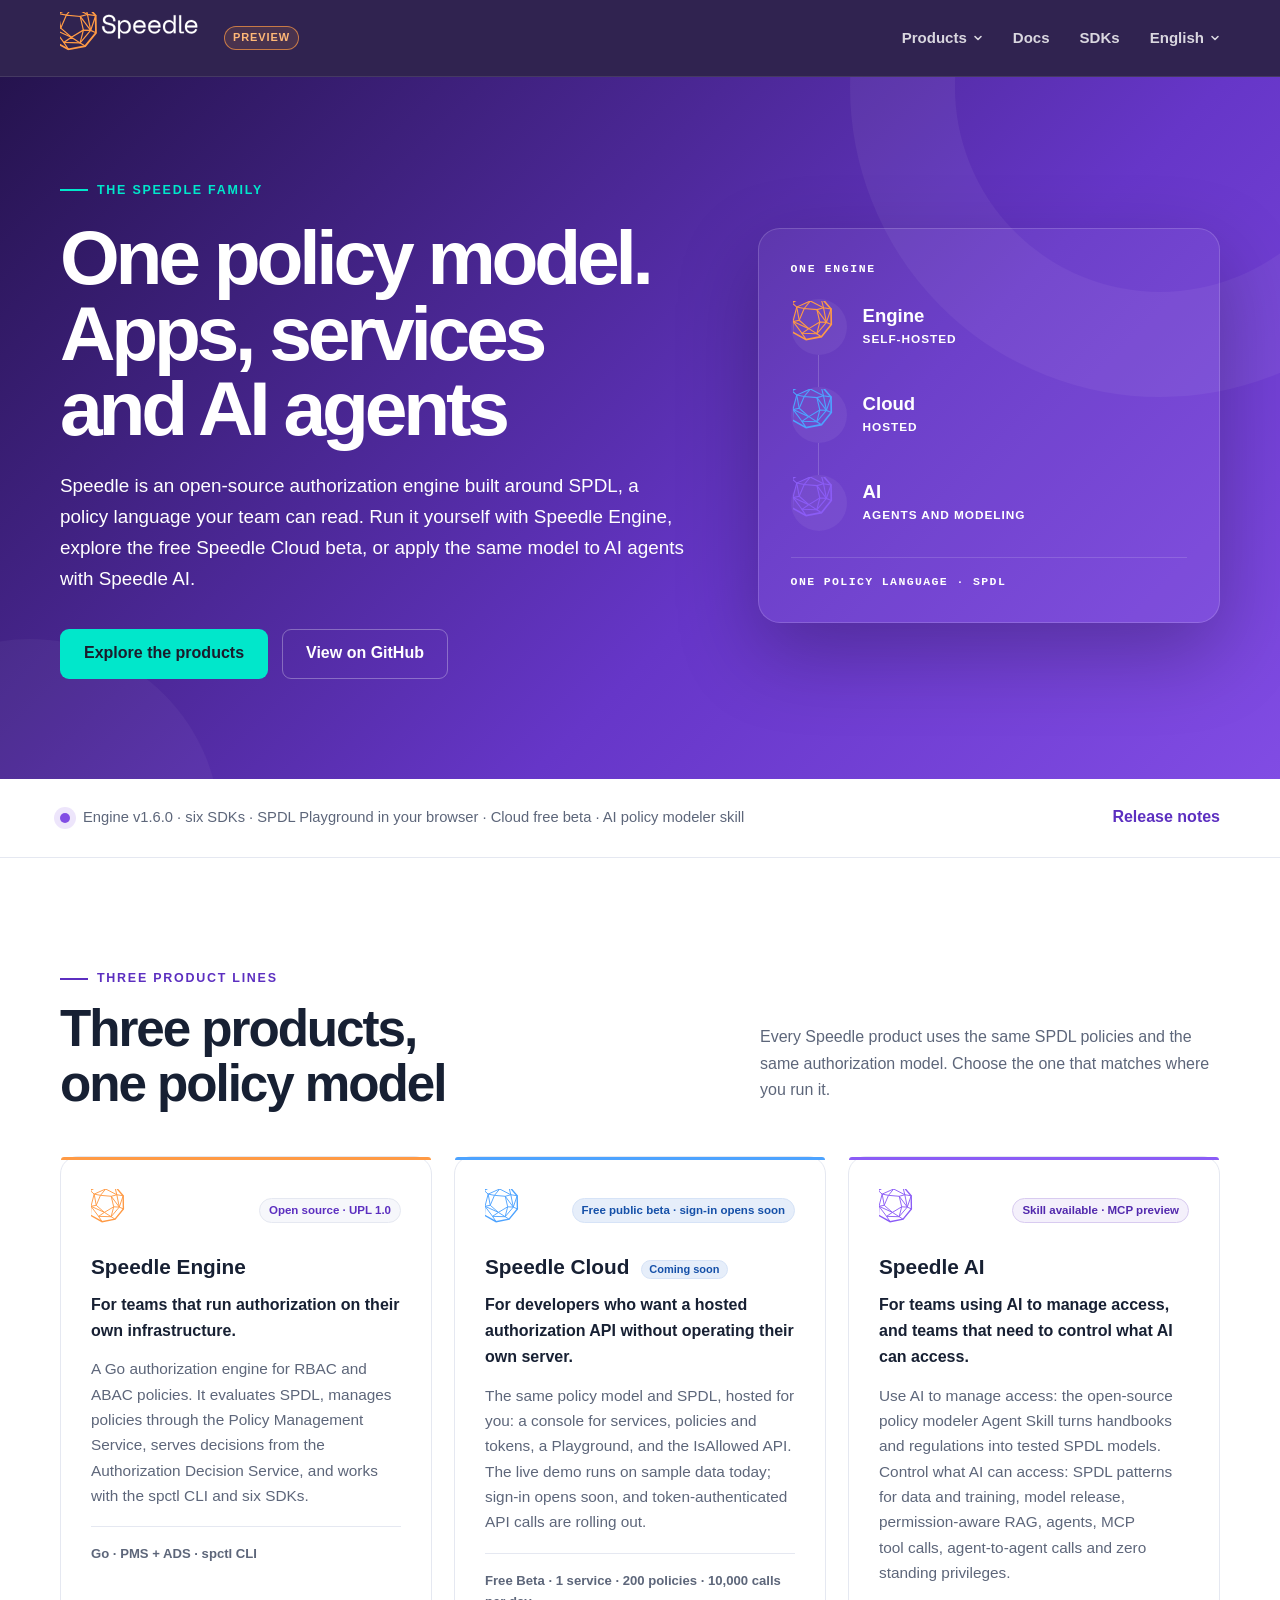
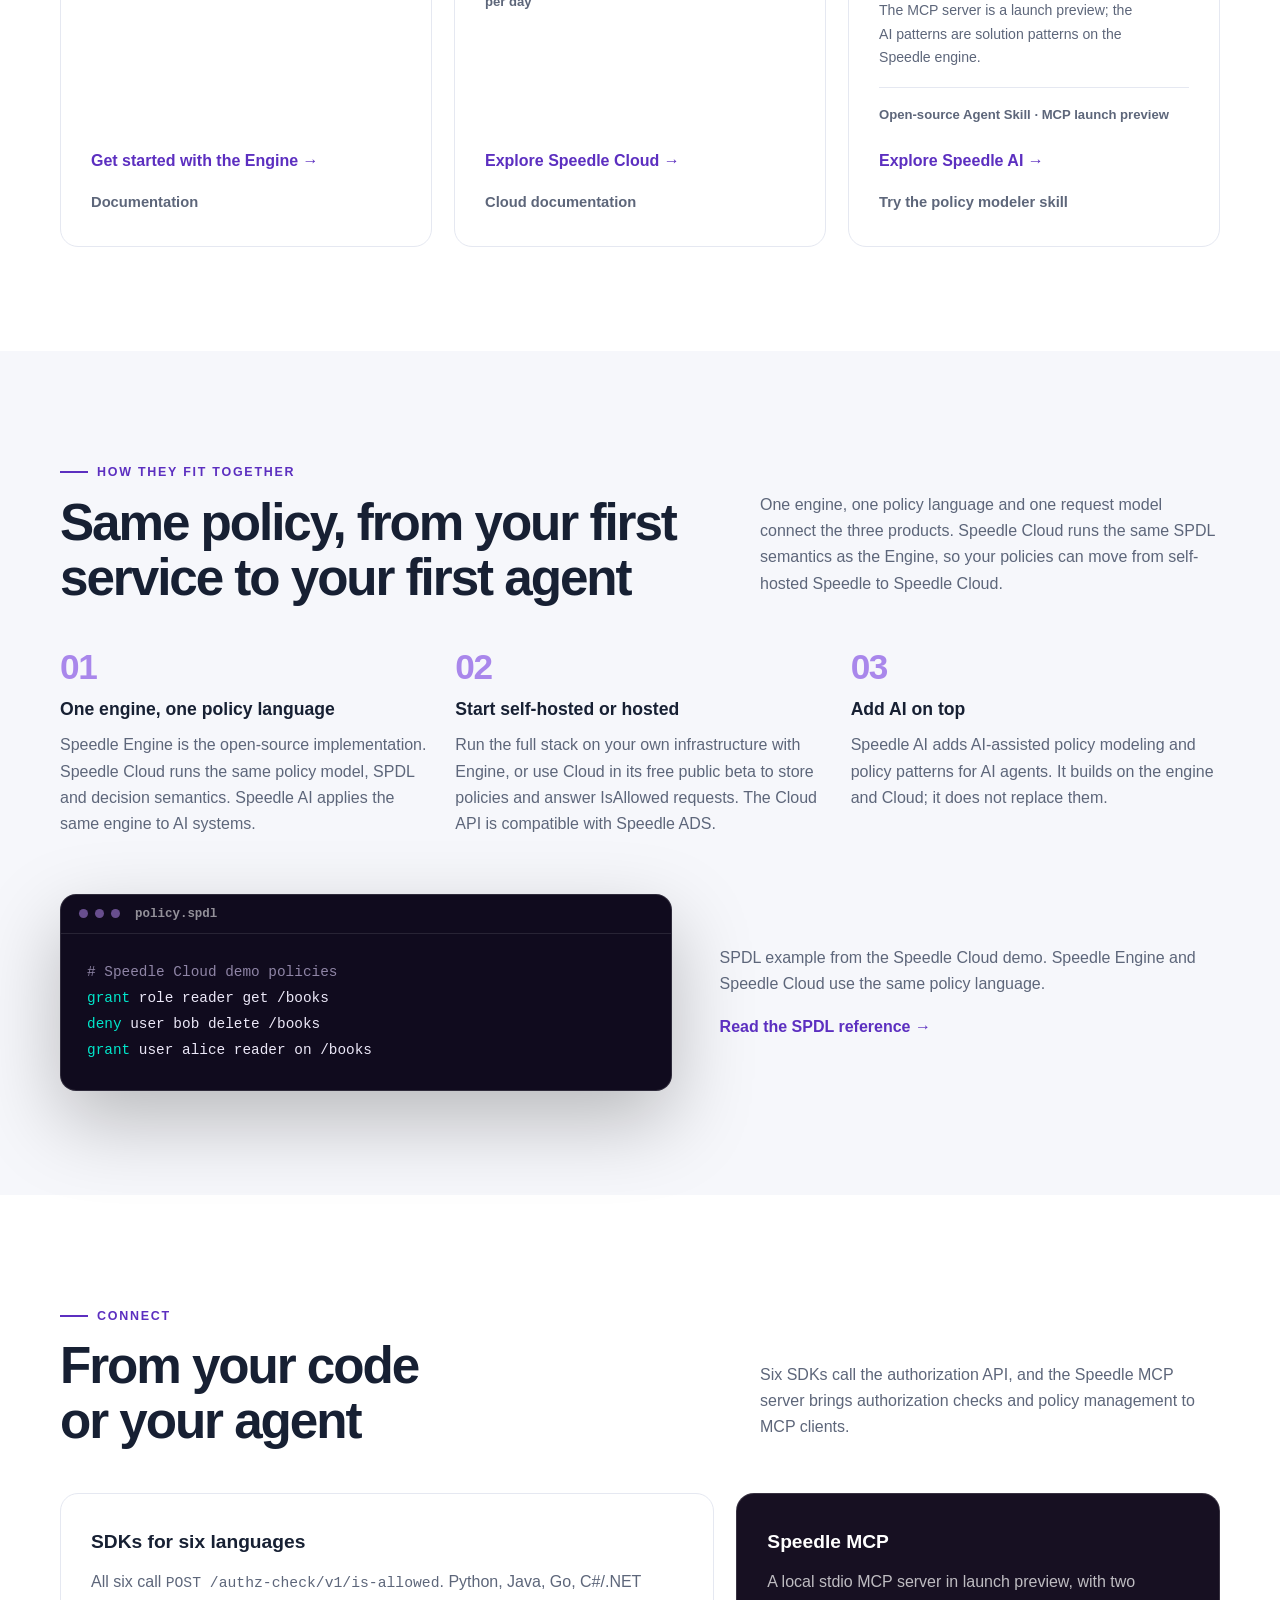
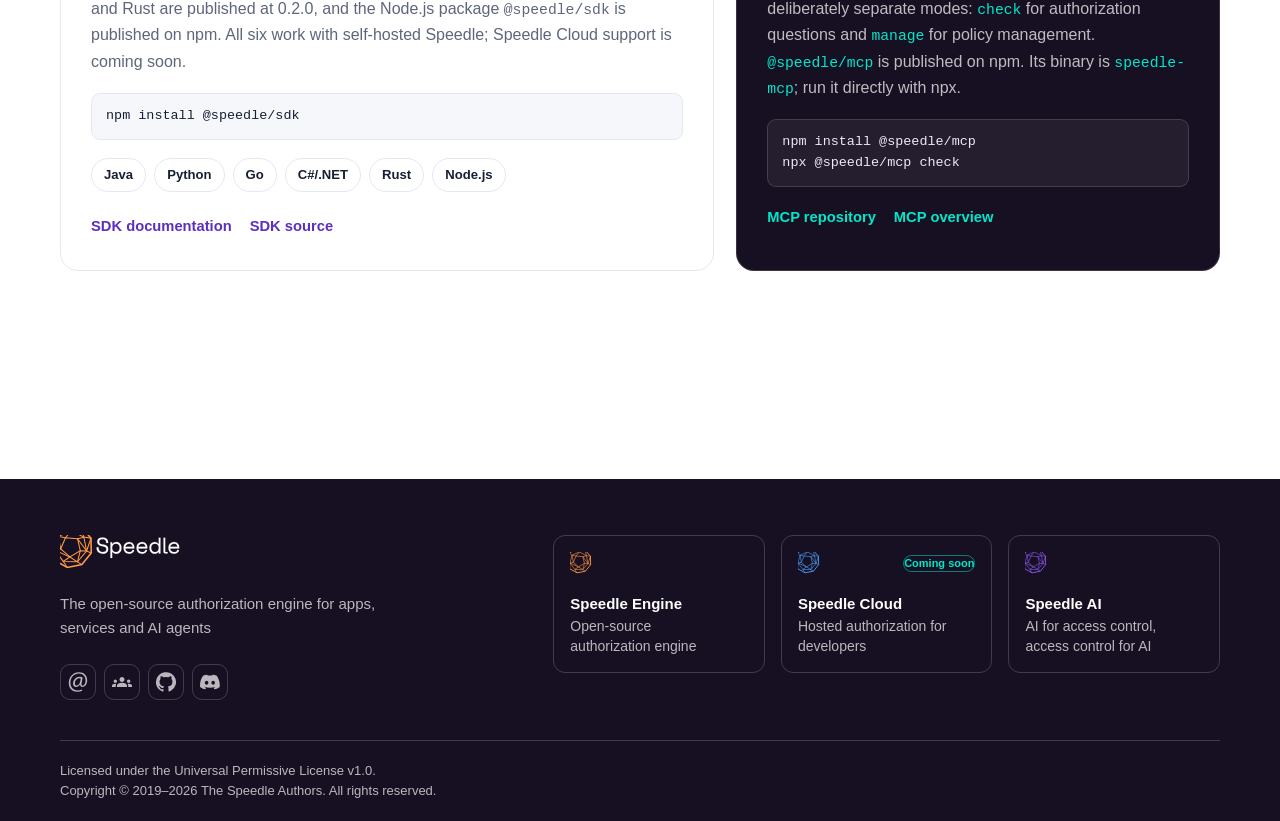
<file: index.html>
<!doctype html>
<html lang="en">
<head>
<meta charset="utf-8">
<meta name="viewport" content="width=device-width, initial-scale=1">
<title>Speedle — The open-source authorization engine for apps, services and AI agents</title>
<meta name="description" content="Speedle is the open-source authorization engine behind Speedle Engine, Speedle Cloud and Speedle AI. One SPDL policy model for apps, services and AI agents.">
<meta name="robots" content="noindex, nofollow">
<meta name="color-scheme" content="light">
<meta name="theme-color" content="#1f1142">
<meta property="og:type" content="website">
<meta property="og:site_name" content="Speedle">
<meta property="og:title" content="Speedle — The open-source authorization engine for apps, services and AI agents">
<meta property="og:description" content="Speedle is the open-source authorization engine behind Speedle Engine, Speedle Cloud and Speedle AI. One SPDL policy model for apps, services and AI agents.">
<meta name="twitter:card" content="summary">
<meta name="twitter:title" content="Speedle — The open-source authorization engine for apps, services and AI agents">
<meta name="twitter:description" content="One SPDL policy model for apps, services and AI agents.">
<link rel="icon" href="/favicon.svg" type="image/svg+xml">
<link rel="icon" href="/favicon.ico" sizes="any">
<link rel="apple-touch-icon" href="/apple-touch-icon.png">
<link rel="stylesheet" href="/assets/styles.css">
<script>document.documentElement.classList.add('navigation-js');addEventListener('DOMContentLoaded',function(){if(!document.querySelector('header.site-header.navigation-ready'))document.documentElement.classList.remove('navigation-js')});</script>
<script src="/assets/site.js" defer></script>
<!-- TODO(launch): enable canonical, hreflang, og:url and structured data when this site moves to https://speedle.io/. Preview keeps them commented out so it does not claim the apex.
<link rel="canonical" href="https://speedle.io/">
<link rel="alternate" hreflang="en" href="https://speedle.io/">
<link rel="alternate" hreflang="zh-CN" href="https://speedle.io/zh/">
<link rel="alternate" hreflang="ja" href="https://speedle.io/ja/">
<link rel="alternate" hreflang="ko" href="https://speedle.io/ko/">
<link rel="alternate" hreflang="es" href="https://speedle.io/es/">
<link rel="alternate" hreflang="x-default" href="https://speedle.io/">
<meta property="og:url" content="https://speedle.io/">
<script type="application/ld+json">
{
  "@context": "https://schema.org",
  "@graph": [
    {
      "@type": "Organization",
      "@id": "https://speedle.io/#organization",
      "name": "Speedle",
      "url": "https://speedle.io/",
      "sameAs": [
        "https://github.com/teramoby/speedle-plus",
        "https://engine.speedle.io/",
        "https://cloud.speedle.io/",
        "https://ai.speedle.io/"
      ]
    },
    {
      "@type": "WebSite",
      "@id": "https://speedle.io/#website",
      "url": "https://speedle.io/",
      "name": "Speedle",
      "inLanguage": ["en", "zh-CN", "ja", "ko", "es"],
      "publisher": { "@id": "https://speedle.io/#organization" }
    }
  ]
}
</script>
-->
</head>
<body class="is-preview">
<a class="skip-link" href="#main">Skip to content</a>

<svg class="sprite" aria-hidden="true" focusable="false">
  <symbol id="speedle-logo" viewBox="28 27 304 104">
    <g fill="#fff" stroke="#fff" stroke-width="0.3" stroke-linejoin="miter" stroke-miterlimit="3">
      <path d="M162.42,70.73a6.66,6.66,0,0,0-.7-3.1,6.4,6.4,0,0,0-1.89-2.23,8.87,8.87,0,0,0-2.74-1.35,11.31,11.31,0,0,0-3.26-.46A10.25,10.25,0,0,0,151,64a8.34,8.34,0,0,0-2.41,1.11,5.51,5.51,0,0,0-1.68,1.78,4.76,4.76,0,0,0-.62,2.46v.31a5,5,0,0,0,.62,2.56A5.26,5.26,0,0,0,148.74,74a11.47,11.47,0,0,0,3,1.24,36.86,36.86,0,0,0,4.24.85q5.69.88,8.38,3.34a8.51,8.51,0,0,1,2.69,6.6v.62a11.05,11.05,0,0,1-.8,4.27,9,9,0,0,1-2.38,3.34A11.12,11.12,0,0,1,160,96.45a17,17,0,0,1-5.38.78,17.23,17.23,0,0,1-6.13-1A12.41,12.41,0,0,1,144,93.42a12,12,0,0,1-2.72-4.19,14.41,14.41,0,0,1-.93-5.25V82.43h4.35v1.24q0,4.76,2.61,7.14a10.39,10.39,0,0,0,7.27,2.38q4,0,6.08-1.78a6,6,0,0,0,2-4.73v-.31a5,5,0,0,0-2.1-4.35q-2.09-1.5-6.8-2.17a25.76,25.76,0,0,1-4.94-1.11,12.68,12.68,0,0,1-3.75-2,8.25,8.25,0,0,1-2.38-2.92,9.15,9.15,0,0,1-.83-4v-.62a8.54,8.54,0,0,1,.88-3.88,9.25,9.25,0,0,1,2.46-3.05,11.25,11.25,0,0,1,3.78-2,17.23,17.23,0,0,1,10.3.18,12.5,12.5,0,0,1,4.06,2.35,9.75,9.75,0,0,1,2.51,3.47,10.49,10.49,0,0,1,.85,4.17V72.6h-4.35Z"/>
      <path d="M176.19,106.85h-4v-36h4v4h.62a8.87,8.87,0,0,1,3.73-3.55,11.21,11.21,0,0,1,5.17-1.22,11.63,11.63,0,0,1,4.5.88A11.27,11.27,0,0,1,194,73.53a12,12,0,0,1,2.59,4.09,15,15,0,0,1,1,5.54v1a15.53,15.53,0,0,1-.93,5.59A11.71,11.71,0,0,1,194,93.86a10.83,10.83,0,0,1-3.8,2.51,12.48,12.48,0,0,1-4.6.85,11.82,11.82,0,0,1-2.54-.28,10.21,10.21,0,0,1-2.46-.88,10.65,10.65,0,0,1-2.15-1.45,7.69,7.69,0,0,1-1.65-2h-.62Zm8.59-13.45a8.76,8.76,0,0,0,3.41-.65,8.13,8.13,0,0,0,2.72-1.84,8.29,8.29,0,0,0,1.81-2.9,10.71,10.71,0,0,0,.65-3.83v-1a10.35,10.35,0,0,0-.65-3.75,8.61,8.61,0,0,0-1.81-2.9,8.23,8.23,0,0,0-2.74-1.89,8.57,8.57,0,0,0-3.39-.67,8.1,8.1,0,0,0-3.36.7,8.43,8.43,0,0,0-2.72,1.94,9.09,9.09,0,0,0-1.84,3,10.41,10.41,0,0,0-.67,3.8V84a10.54,10.54,0,0,0,.67,3.85,9.07,9.07,0,0,0,1.84,3,8.09,8.09,0,0,0,2.72,1.91A8.37,8.37,0,0,0,184.77,93.4Z"/>
      <path d="M206.56,84.91a9.11,9.11,0,0,0,2.38,6.16,8.19,8.19,0,0,0,6.21,2.33A10.75,10.75,0,0,0,218.3,93a7.36,7.36,0,0,0,2.3-1.14,6.2,6.2,0,0,0,1.55-1.68,9.52,9.52,0,0,0,1-2l3.83,1a11.34,11.34,0,0,1-4,5.82A12.61,12.61,0,0,1,215,97.22a13,13,0,0,1-5-1,11.34,11.34,0,0,1-4-2.72,12.59,12.59,0,0,1-2.59-4.19,14.91,14.91,0,0,1-.93-5.38V82.74a13.06,13.06,0,0,1,1-5,11.94,11.94,0,0,1,2.66-4,12.51,12.51,0,0,1,4-2.64,12.88,12.88,0,0,1,5-1,12,12,0,0,1,5.46,1.16,12.19,12.19,0,0,1,3.78,2.87,11.88,11.88,0,0,1,2.87,7.45v3.31Zm8.59-11a9.13,9.13,0,0,0-3.18.54,8,8,0,0,0-4.4,3.83,8.49,8.49,0,0,0-.9,2.87h16.56a7.36,7.36,0,0,0-2.61-5.28,8.39,8.39,0,0,0-2.54-1.45A8.51,8.51,0,0,0,215.15,73.94Z"/>
      <path d="M236.31,84.91a9.1,9.1,0,0,0,2.38,6.16,8.18,8.18,0,0,0,6.21,2.33,10.75,10.75,0,0,0,3.16-.41,7.36,7.36,0,0,0,2.3-1.14,6.21,6.21,0,0,0,1.55-1.68,9.64,9.64,0,0,0,1-2l3.83,1a11.33,11.33,0,0,1-4,5.82,12.62,12.62,0,0,1-7.89,2.25,13,13,0,0,1-5-1,11.35,11.35,0,0,1-4-2.72,12.63,12.63,0,0,1-2.59-4.19,15,15,0,0,1-.93-5.38V82.74a13.07,13.07,0,0,1,1-5,11.9,11.9,0,0,1,2.66-4,12.48,12.48,0,0,1,4-2.64,12.87,12.87,0,0,1,5-1,12,12,0,0,1,5.46,1.16,12.16,12.16,0,0,1,3.78,2.87,11.9,11.9,0,0,1,2.87,7.45v3.31Zm8.59-11a9.13,9.13,0,0,0-3.18.54,8,8,0,0,0-4.4,3.83,8.44,8.44,0,0,0-.91,2.87H253a7.43,7.43,0,0,0-.8-3,7.33,7.33,0,0,0-1.81-2.28,8.38,8.38,0,0,0-2.53-1.45A8.53,8.53,0,0,0,244.9,73.94Z"/>
      <path d="M283.34,92.57h-.62a7.44,7.44,0,0,1-1.58,2.07,9.28,9.28,0,0,1-2.07,1.45,10.13,10.13,0,0,1-2.35.85,10.69,10.69,0,0,1-2.38.28,13,13,0,0,1-4.81-.88A11.33,11.33,0,0,1,263,89.7a15.36,15.36,0,0,1-1-5.61v-.83a14.86,14.86,0,0,1,1-5.56,12.31,12.31,0,0,1,2.64-4.14A11.11,11.11,0,0,1,269.53,71a12.69,12.69,0,0,1,4.71-.88,10.81,10.81,0,0,1,4.94,1.16,8,8,0,0,1,3.54,3.6h.62V60.28h4V96.5h-4Zm-8.59.83a8.36,8.36,0,0,0,3.36-.67,8.1,8.1,0,0,0,2.72-1.91,9.15,9.15,0,0,0,1.84-3,10.59,10.59,0,0,0,.67-3.85v-.62a10.46,10.46,0,0,0-.67-3.8,9.18,9.18,0,0,0-1.84-3,8.36,8.36,0,0,0-2.74-1.94,8.15,8.15,0,0,0-3.34-.7,8.56,8.56,0,0,0-3.39.67,8,8,0,0,0-2.74,1.91,8.85,8.85,0,0,0-1.81,2.95,10.61,10.61,0,0,0-.65,3.78v.83a10.91,10.91,0,0,0,.65,3.88,8.54,8.54,0,0,0,1.81,2.92,7.94,7.94,0,0,0,2.72,1.86A8.78,8.78,0,0,0,274.75,93.4Z"/>
      <path d="M298.74,96.5a4.42,4.42,0,0,1-3.24-1.09,3.9,3.9,0,0,1-1.1-2.9V60.28h3.93V93.35h5.45V96.5Z"/>
      <path d="M309.82,84.91a9.1,9.1,0,0,0,2.38,6.16,8.18,8.18,0,0,0,6.21,2.33,10.75,10.75,0,0,0,3.16-.41,7.36,7.36,0,0,0,2.3-1.14,6.21,6.21,0,0,0,1.55-1.68,9.64,9.64,0,0,0,1-2l3.83,1a11.33,11.33,0,0,1-4,5.82,12.62,12.62,0,0,1-7.89,2.25,13,13,0,0,1-5-1,11.35,11.35,0,0,1-4-2.72,12.63,12.63,0,0,1-2.59-4.19,15,15,0,0,1-.93-5.38V82.74a13.07,13.07,0,0,1,1-5,11.9,11.9,0,0,1,2.66-4,12.48,12.48,0,0,1,4-2.64,12.87,12.87,0,0,1,5-1,12,12,0,0,1,5.46,1.16,12.16,12.16,0,0,1,3.78,2.87,11.9,11.9,0,0,1,2.87,7.45v3.31Zm8.59-11a9.13,9.13,0,0,0-3.18.54,8,8,0,0,0-4.4,3.83,8.44,8.44,0,0,0-.91,2.87h16.56a7.43,7.43,0,0,0-.8-3,7.33,7.33,0,0,0-1.81-2.28,8.38,8.38,0,0,0-2.53-1.45A8.53,8.53,0,0,0,318.4,73.94Z"/>
    </g>
    <g fill="none" stroke="#ff9a45" stroke-linejoin="miter" stroke-miterlimit="3" stroke-linecap="butt">
      <polygon stroke-width="3.6" points="41.83 47.82 30.67 80.15 42.9 112.09 72.8 128.69 106.38 122.19 127.93 95.63 127.36 61.43 104.94 35.6 71.16 30.23"/>
      <g stroke-width="2.4">
        <polygon points="81.97 43.92 52.19 57.23 44.03 88.8 63.62 114.87 96.22 115.81 117.28 90.9 110.94 58.91"/>
        <polygon points="68.57 60.42 57.6 86.19 78.73 104.59 102.75 90.18 96.47 62.88"/>
        <path d="M41.83 47.82L52.19 57.23 68.57 60.42 81.97 43.92 71.16 30.23 M30.67 80.15L44.03 88.8 42.9 112.09 M52.19 57.23L57.6 86.19 44.03 88.8 78.73 104.59 63.62 114.87 72.8 128.69 M78.73 104.59L96.22 115.81 106.38 122.19 M96.22 115.81L102.75 90.18 117.28 90.9 127.93 95.63 M117.28 90.9L127.36 61.43 110.94 58.91 104.94 35.6 81.97 43.92 M110.94 58.91L96.47 62.88 117.28 90.9"/>
      </g>
    </g>
  </symbol>

  <symbol id="speedle-sphere" viewBox="22 22 114 114">
    <g fill="none" stroke="currentColor" stroke-linejoin="miter" stroke-miterlimit="3" stroke-linecap="butt">
      <polygon stroke-width="3.6" points="41.83 47.82 30.67 80.15 42.9 112.09 72.8 128.69 106.38 122.19 127.93 95.63 127.36 61.43 104.94 35.6 71.16 30.23"/>
      <g stroke-width="2.4">
        <polygon points="81.97 43.92 52.19 57.23 44.03 88.8 63.62 114.87 96.22 115.81 117.28 90.9 110.94 58.91"/>
        <polygon points="68.57 60.42 57.6 86.19 78.73 104.59 102.75 90.18 96.47 62.88"/>
        <path d="M41.83 47.82L52.19 57.23 68.57 60.42 81.97 43.92 71.16 30.23 M30.67 80.15L44.03 88.8 42.9 112.09 M52.19 57.23L57.6 86.19 44.03 88.8 78.73 104.59 63.62 114.87 72.8 128.69 M78.73 104.59L96.22 115.81 106.38 122.19 M96.22 115.81L102.75 90.18 117.28 90.9 127.93 95.63 M117.28 90.9L127.36 61.43 110.94 58.91 104.94 35.6 81.97 43.92 M110.94 58.91L96.47 62.88 117.28 90.9"/>
      </g>
    </g>
  </symbol>

  <symbol id="icon-mail" viewBox="0 0 40 40">
    <path fill="currentColor" d="M28.57,37.26a20.46,20.46,0,0,1-10,2.24c-9.19,0-17-6.73-17-17.48C1.62,10.48,9.63.5,22.07.5c9.75,0,16.31,6.84,16.31,16.2,0,8.4-4.71,13.33-10,13.33-2.25,0-4.32-1.51-4.15-4.93H24c-2,3.31-4.54,4.93-7.91,4.93s-6-2.63-6-7.06A13.23,13.23,0,0,1,23.36,9.69a14.84,14.84,0,0,1,6,1.18L27.45,21c-.84,4.26-.17,6.22,1.68,6.28,2.86.05,6.06-3.76,6.06-10.26,0-8.12-4.88-13.95-13.57-13.95-9.13,0-16.81,7.23-16.81,18.6,0,9.36,6.11,15.13,14.4,15.13a17.49,17.49,0,0,0,8.47-2Zm-3.08-24.2a9.54,9.54,0,0,0-2.8-.4c-4.93,0-8.91,4.65-8.91,10.09,0,2.46,1.23,4.26,3.7,4.26,3.25,0,6.22-4.15,6.83-7.63Z"/>
  </symbol>

  <symbol id="icon-groups" viewBox="0 0 24 24">
    <path fill="currentColor" d="M12,12.75c1.63,0,3.07,0.39,4.24,0.9c1.08,0.48,1.76,1.56,1.76,2.73L18,18H6l0-1.61c0-1.18,0.68-2.26,1.76-2.73 C8.93,13.14,10.37,12.75,12,12.75z M4,13c1.1,0,2-0.9,2-2c0-1.1-0.9-2-2-2s-2,0.9-2,2C2,12.1,2.9,13,4,13z M5.13,14.1 C4.76,14.04,4.39,14,4,14c-0.99,0-1.93,0.21-2.78,0.58C0.48,14.9,0,15.62,0,16.43V18l4.5,0v-1.61C4.5,15.56,4.73,14.78,5.13,14.1z M20,13c1.1,0,2-0.9,2-2c0-1.1-0.9-2-2-2s-2,0.9-2,2C18,12.1,18.9,13,20,13z M24,16.43c0-0.81-0.48-1.53-1.22-1.85 C21.93,14.21,20.99,14,20,14c-0.39,0-0.76,0.04-1.13,0.1c0.4,0.68,0.63,1.46,0.63,2.29V18l4.5,0V16.43z M12,6c1.66,0,3,1.34,3,3 c0,1.66-1.34,3-3,3s-3-1.34-3-3C9,7.34,10.34,6,12,6z"/>
  </symbol>

  <symbol id="icon-github" viewBox="0 0 40 40">
    <path fill="currentColor" d="M23.79,29a35,35,0,0,0,4.08-1.17c2.85-1.15,4.27-3.46,4.72-6.42.35-2.26.32-4.5-1-6.46A3.2,3.2,0,0,1,31,12.44a14.2,14.2,0,0,0-.27-3.29c-.06-.59-.42-.71-1-.65a9.83,9.83,0,0,0-4.1,1.66,1.66,1.66,0,0,1-1.42.22,19.3,19.3,0,0,0-8.62,0,1.78,1.78,0,0,1-1.17-.19A11.78,11.78,0,0,0,10.25,8.5a.8.8,0,0,0-1,.69,7.9,7.9,0,0,0-.16,4,1.35,1.35,0,0,1-.18,1,9.12,9.12,0,0,0,5.22,14.33c.67.15,1.35.25,1.95.36-.32.79-.62,1.59-1,2.38a.92.92,0,0,1-.49.44,4.15,4.15,0,0,1-5.24-1.6,7.44,7.44,0,0,0-1.84-1.83,3.53,3.53,0,0,0-1.74-.36c-.44,0-.72.37-.29.65,1.61,1,2.32,2.69,3.3,4.21s2.67,1.81,4.38,1.76c.58,0,1.16-.11,1.84-.18,0,1.28.05,2.55,0,3.82,0,.71-.78,1-1.64.62a27.39,27.39,0,0,1-4.68-2.37,19.26,19.26,0,0,1-8.61-18A20.06,20.06,0,0,1,38.3,12.14,19.68,19.68,0,0,1,30.47,37a28.64,28.64,0,0,1-3.66,1.76c-1.29.54-1.86.11-1.86-1.26,0-1.63,0-3.25,0-4.87A5.26,5.26,0,0,0,23.79,29Z"/>
  </symbol>

  <symbol id="icon-discord" viewBox="0 0 64 48">
    <path fill="currentColor" d="M40.575 0C39.9562 1.09866 39.4006 2.2352 38.8954 3.397C34.0967 2.67719 29.2096 2.67719 24.3982 3.397C23.9057 2.2352 23.3374 1.09866 22.7186 0C18.2104 0.770324 13.8157 2.12155 9.64839 4.02841C1.38951 16.2652 -0.845688 28.1863 0.265599 39.9432C5.10222 43.517 10.5197 46.2447 16.2909 47.9874C17.5916 46.2447 18.7407 44.3883 19.7257 42.4562C17.8568 41.7616 16.0509 40.8903 14.3208 39.88C14.7755 39.5517 15.2175 39.2107 15.6468 38.8824C25.7873 43.6559 37.5316 43.6559 47.6847 38.8824C48.1141 39.236 48.5561 39.577 49.0107 39.88C47.2806 40.9029 45.4748 41.7616 43.5931 42.4688C44.5781 44.4009 45.7273 46.2573 47.028 48C52.7991 46.2573 58.2167 43.5422 63.0533 39.9684C64.3666 26.3299 60.8055 14.5099 53.6452 4.04104C49.4905 2.13418 45.0959 0.782952 40.5876 0.0252565L40.575 0ZM21.1401 32.7072C18.0209 32.7072 15.4321 29.8785 15.4321 26.3804C15.4321 22.8824 17.9199 20.041 21.1275 20.041C24.3351 20.041 26.886 22.895 26.8354 26.3804C26.7849 29.8658 24.3224 32.7072 21.1401 32.7072ZM42.1788 32.7072C39.047 32.7072 36.4834 29.8785 36.4834 26.3804C36.4834 22.8824 38.9712 20.041 42.1788 20.041C45.3864 20.041 47.9246 22.895 47.8741 26.3804C47.8236 29.8658 45.3611 32.7072 42.1788 32.7072Z"/>
  </symbol>
</svg>

<header class="site-header">
  <div class="wrap nav">
    <div class="brand-group">
      <a class="brand" href="/" aria-label="Speedle home">
        <svg class="brand-logo" viewBox="28 27 304 104" aria-hidden="true" focusable="false"><use href="#speedle-logo"/></svg>
      </a>
      <span class="preview-ribbon">Preview</span>
    </div>
    <button class="menu" type="button" aria-expanded="false" aria-controls="site-nav" aria-label="Open navigation">☰</button>
    <nav id="site-nav" class="nav-links" aria-label="Main navigation">
      <div class="products">
        <button class="products-button" type="button" aria-haspopup="true" aria-expanded="false" aria-controls="products-panel">Products<svg class="products-chevron" width="10" height="10" viewBox="0 0 10 10" aria-hidden="true" focusable="false"><path d="M2 3.5 5 6.5 8 3.5" fill="none" stroke="currentColor" stroke-width="1.6" stroke-linecap="round" stroke-linejoin="round"/></svg></button>
        <span class="products-heading" aria-hidden="true">Products</span>
        <div class="products-panel" id="products-panel" role="group" aria-label="Speedle products">
          <a class="product-row" href="https://engine.speedle.io/">
            <svg class="product-sphere product-engine" viewBox="22 22 114 114" aria-hidden="true" focusable="false"><use href="#speedle-sphere"/></svg>
            <span class="product-text"><span class="product-name">Speedle Engine</span><span class="product-desc">Open-source authorization engine</span></span>
          </a>
          <a class="product-row" href="https://cloud.speedle.io/">
            <svg class="product-sphere product-cloud" viewBox="22 22 114 114" aria-hidden="true" focusable="false"><use href="#speedle-sphere"/></svg>
            <span class="product-text"><span class="product-name">Speedle Cloud<span class="coming-soon">Coming soon</span></span><span class="product-desc">Hosted authorization for developers</span></span>
          </a>
          <a class="product-row" href="https://ai.speedle.io/">
            <svg class="product-sphere product-ai" viewBox="22 22 114 114" aria-hidden="true" focusable="false"><use href="#speedle-sphere"/></svg>
            <span class="product-text"><span class="product-name">Speedle AI</span><span class="product-desc">AI for access control, access control for AI</span></span>
          </a>
        </div>
      </div>
      <a href="https://engine.speedle.io/docs/">Docs</a>
      <a href="https://engine.speedle.io/docs/sdks/">SDKs</a>
      <div class="languages">
        <button class="languages-button" type="button" aria-haspopup="true" aria-expanded="false" aria-controls="languages-panel">English<svg class="languages-chevron" width="10" height="10" viewBox="0 0 10 10" aria-hidden="true" focusable="false"><path d="M2 3.5 5 6.5 8 3.5" fill="none" stroke="currentColor" stroke-width="1.6" stroke-linecap="round" stroke-linejoin="round"/></svg></button>
        <span class="languages-heading" aria-hidden="true">Languages</span>
        <div class="languages-panel" id="languages-panel" role="group" aria-label="Languages">
          <a class="language-row" href="/" lang="en" hreflang="en" aria-current="page">English</a>
          <a class="language-row" href="/ja/" lang="ja" hreflang="ja">日本語</a>
          <a class="language-row" href="/ko/" lang="ko" hreflang="ko">한국어</a>
          <a class="language-row" href="/es/" lang="es" hreflang="es">Español</a>
          <a class="language-row" href="/zh/" lang="zh-CN" hreflang="zh-CN">中文</a>
        </div>
      </div>
    </nav>
  </div>
</header>

<main id="main">
  <section class="hero" id="top" aria-labelledby="hero-title">
    <div class="wrap hero-grid">
      <div class="hero-copy">
        <span class="eyebrow">The Speedle family</span>
        <h1 id="hero-title">One policy model. Apps, services and AI agents</h1>
        <p class="hero-lead">Speedle is an open-source authorization engine built around SPDL, a policy language your team can read. Run it yourself with Speedle Engine, explore the free Speedle Cloud beta, or apply the same model to AI agents with Speedle AI.</p>
        <div class="actions">
          <a class="button button-primary" href="#products">Explore the products</a>
          <a class="button button-secondary" href="https://github.com/teramoby/speedle-plus">View on GitHub</a>
        </div>
      </div>
      <div class="hero-art" aria-hidden="true">
        <div class="family-card">
          <p class="family-kicker">One engine</p>
          <div class="family-row">
            <span class="family-sphere sphere-engine"><svg viewBox="22 22 114 114"><use href="#speedle-sphere"/></svg></span>
            <span><span class="family-name">Engine</span><span class="family-role">Self-hosted</span></span>
          </div>
          <div class="family-row">
            <span class="family-sphere sphere-cloud"><svg viewBox="22 22 114 114"><use href="#speedle-sphere"/></svg></span>
            <span><span class="family-name">Cloud</span><span class="family-role">Hosted</span></span>
          </div>
          <div class="family-row">
            <span class="family-sphere sphere-ai"><svg viewBox="22 22 114 114"><use href="#speedle-sphere"/></svg></span>
            <span><span class="family-name">AI</span><span class="family-role">Agents and modeling</span></span>
          </div>
          <p class="family-foot">One policy language · SPDL</p>
        </div>
      </div>
    </div>
  </section>

  <div class="status">
    <div class="wrap status-inner">
      <div class="status-copy">
        <span class="status-dot" aria-hidden="true"></span>
        <span>Engine v1.6.0 · six SDKs · SPDL Playground in your browser · Cloud free beta · AI policy modeler skill</span>
      </div>
      <a class="text-link" href="https://github.com/teramoby/speedle-plus/releases/tag/v1.6.0">Release notes</a>
    </div>
  </div>

  <section class="section" id="products" aria-labelledby="products-title">
    <div class="wrap">
      <div class="section-head">
        <div>
          <span class="eyebrow">Three product lines</span>
          <h2 id="products-title">Three products, one policy model</h2>
        </div>
        <p>Every Speedle product uses the same SPDL policies and the same authorization model. Choose the one that matches where you run it.</p>
      </div>

      <div class="product-grid">
        <article class="product-card card-engine">
          <div class="card-top">
            <svg class="product-sphere sphere-engine" viewBox="22 22 114 114" width="44" height="44" aria-hidden="true" focusable="false"><use href="#speedle-sphere"/></svg>
            <span class="pill pill-engine">Open source · UPL 1.0</span>
          </div>
          <h3>Speedle Engine</h3>
          <p class="audience">For teams that run authorization on their own infrastructure.</p>
          <p class="card-body">A Go authorization engine for RBAC and ABAC policies. It evaluates SPDL, manages policies through the Policy Management Service, serves decisions from the Authorization Decision Service, and works with the spctl CLI and six SDKs.</p>
          <p class="card-facts">Go · PMS + ADS · spctl CLI</p>
          <div class="card-actions">
            <a class="card-cta" href="https://engine.speedle.io/quick-start/">Get started with the Engine <span aria-hidden="true">→</span></a>
            <a class="card-link" href="https://engine.speedle.io/docs/">Documentation</a>
          </div>
        </article>

        <article class="product-card card-cloud">
          <div class="card-top">
            <svg class="product-sphere sphere-cloud" viewBox="22 22 114 114" width="44" height="44" aria-hidden="true" focusable="false"><use href="#speedle-sphere"/></svg>
            <span class="pill pill-cloud">Free public beta · sign-in opens soon</span>
          </div>
          <h3>Speedle Cloud <span class="card-badge">Coming soon</span></h3>
          <p class="audience">For developers who want a hosted authorization API without operating their own server.</p>
          <p class="card-body">The same policy model and SPDL, hosted for you: a console for services, policies and tokens, a Playground, and the IsAllowed API. The live demo runs on sample data today; sign-in opens soon, and token-authenticated API calls are rolling out.</p>
          <p class="card-facts">Free Beta · 1 service · 200 policies · 10,000 calls per day</p>
          <div class="card-actions">
            <a class="card-cta" href="https://cloud.speedle.io/">Explore Speedle Cloud <span aria-hidden="true">→</span></a>
            <a class="card-link" href="https://engine.speedle.io/docs/cloud/">Cloud documentation</a>
          </div>
        </article>

        <article class="product-card card-ai">
          <div class="card-top">
            <svg class="product-sphere sphere-ai" viewBox="22 22 114 114" width="44" height="44" aria-hidden="true" focusable="false"><use href="#speedle-sphere"/></svg>
            <span class="pill pill-ai">Skill available · MCP preview</span>
          </div>
          <h3>Speedle AI</h3>
          <p class="audience">For teams using AI to manage access, and teams that need to control what AI can access.</p>
          <p class="card-body">Use AI to manage access: the open-source policy modeler Agent Skill turns handbooks and regulations into tested SPDL models. Control what AI can access: SPDL patterns for data and training, model release, permission-aware RAG, agents, MCP tool calls, agent-to-agent calls and zero standing privileges.</p>
          <p class="card-note">The MCP server is a launch preview; the AI patterns are solution patterns on the Speedle engine.</p>
          <p class="card-facts">Open-source Agent Skill · MCP launch preview</p>
          <div class="card-actions">
            <a class="card-cta" href="https://ai.speedle.io/">Explore Speedle AI <span aria-hidden="true">→</span></a>
            <a class="card-link" href="https://github.com/teramoby/ai.speedle.io/tree/main/skills/speedle-policy-modeler">Try the policy modeler skill</a>
          </div>
        </article>
      </div>
    </div>
  </section>

  <section class="section section-soft" id="platform" aria-labelledby="platform-title">
    <div class="wrap">
      <div class="section-head">
        <div>
          <span class="eyebrow">How they fit together</span>
          <h2 id="platform-title">Same policy, from your first service to your first agent</h2>
        </div>
        <p>One engine, one policy language and one request model connect the three products. Speedle Cloud runs the same SPDL semantics as the Engine, so your policies can move from self-hosted Speedle to Speedle Cloud.</p>
      </div>

      <div class="fit-grid">
        <div class="fit-step">
          <span class="step-num" aria-hidden="true">01</span>
          <h3>One engine, one policy language</h3>
          <p>Speedle Engine is the open-source implementation. Speedle Cloud runs the same policy model, SPDL and decision semantics. Speedle AI applies the same engine to AI systems.</p>
        </div>
        <div class="fit-step">
          <span class="step-num" aria-hidden="true">02</span>
          <h3>Start self-hosted or hosted</h3>
          <p>Run the full stack on your own infrastructure with Engine, or use Cloud in its free public beta to store policies and answer IsAllowed requests. The Cloud API is compatible with Speedle ADS.</p>
        </div>
        <div class="fit-step">
          <span class="step-num" aria-hidden="true">03</span>
          <h3>Add AI on top</h3>
          <p>Speedle AI adds AI-assisted policy modeling and policy patterns for AI agents. It builds on the engine and Cloud; it does not replace them.</p>
        </div>
      </div>

      <div class="policy-panel">
        <div class="code-window">
          <div class="code-bar">
            <span class="code-dot" aria-hidden="true"></span><span class="code-dot" aria-hidden="true"></span><span class="code-dot" aria-hidden="true"></span>
            <span class="code-name">policy.spdl</span>
          </div>
          <pre><code><span class="cm"># Speedle Cloud demo policies</span>
<span class="kw">grant</span> role reader get /books
<span class="kw">deny</span> user bob delete /books
<span class="kw">grant</span> user alice reader on /books</code></pre>
        </div>
        <div class="policy-copy">
          <p>SPDL example from the Speedle Cloud demo. Speedle Engine and Speedle Cloud use the same policy language.</p>
          <a class="text-link" href="https://engine.speedle.io/docs/spdl/">Read the SPDL reference <span aria-hidden="true">→</span></a>
        </div>
      </div>
    </div>
  </section>

  <section class="section" id="connect" aria-labelledby="connect-title">
    <div class="wrap">
      <div class="section-head">
        <div>
          <span class="eyebrow">Connect</span>
          <h2 id="connect-title">From your code or your agent</h2>
        </div>
        <p>Six SDKs call the authorization API, and the Speedle MCP server brings authorization checks and policy management to MCP clients.</p>
      </div>

      <div class="connect-grid">
        <article class="connect-card">
          <h3>SDKs for six languages</h3>
          <p>All six call <code>POST /authz-check/v1/is-allowed</code>. Python, Java, Go, C#/.NET and Rust are published at 0.2.0, and the Node.js package <code>@speedle/sdk</code> is published on npm. All six work with self-hosted Speedle; Speedle Cloud support is coming soon.</p>
          <pre class="install"><code>npm install @speedle/sdk</code></pre>
          <ul class="chips">
            <li><a class="chip" href="https://engine.speedle.io/docs/sdks/java/">Java</a></li>
            <li><a class="chip" href="https://engine.speedle.io/docs/sdks/python/">Python</a></li>
            <li><a class="chip" href="https://engine.speedle.io/docs/sdks/go/">Go</a></li>
            <li><a class="chip" href="https://engine.speedle.io/docs/sdks/dotnet/">C#/.NET</a></li>
            <li><a class="chip" href="https://engine.speedle.io/docs/sdks/rust/">Rust</a></li>
            <li><a class="chip" href="https://engine.speedle.io/docs/sdks/node/">Node.js</a></li>
          </ul>
          <div class="connect-links">
            <a href="https://engine.speedle.io/docs/sdks/">SDK documentation</a>
            <a href="https://github.com/teramoby/speedle-sdk">SDK source</a>
          </div>
        </article>

        <article class="connect-card connect-dark">
          <h3>Speedle MCP</h3>
          <p>A local stdio MCP server in launch preview, with two deliberately separate modes: <code>check</code> for authorization questions and <code>manage</code> for policy management. <code>@speedle/mcp</code> is published on npm. Its binary is <code>speedle-mcp</code>; run it directly with npx.</p>
          <pre class="install"><code>npm install @speedle/mcp
npx @speedle/mcp check</code></pre>
          <div class="connect-links">
            <a href="https://github.com/teramoby/speedle-mcp">MCP repository</a>
            <a href="https://ai.speedle.io/#mcp">MCP overview</a>
          </div>
        </article>
      </div>
    </div>
  </section>
</main>

<footer class="site-footer">
  <div class="wrap footer-main">
    <div class="footer-brand">
      <a class="footer-lockup" href="/" aria-label="Speedle home">
        <svg class="footer-logo" viewBox="28 27 304 104" aria-hidden="true" focusable="false"><use href="#speedle-logo"/></svg>
      </a>
      <p class="footer-tagline">The open-source authorization engine for apps, services and AI agents</p>
      <nav class="social" aria-label="Community links">
        <a href="mailto:contact@speedle.io" aria-label="Email contact@speedle.io" title="contact@speedle.io"><svg viewBox="0 0 40 40" aria-hidden="true" focusable="false"><use href="#icon-mail"/></svg></a>
        <a href="https://groups.google.com/forum/#!forum/speedle-users" aria-label="Google Groups" title="Google Groups — speedle-users"><svg viewBox="0 0 24 24" aria-hidden="true" focusable="false"><use href="#icon-groups"/></svg></a>
        <a href="https://github.com/teramoby/speedle-plus" aria-label="GitHub"><svg viewBox="0 0 40 40" aria-hidden="true" focusable="false"><use href="#icon-github"/></svg></a>
        <a href="https://discord.gg/uaY2xVsbbT" aria-label="Discord"><svg viewBox="0 0 64 48" aria-hidden="true" focusable="false"><use href="#icon-discord"/></svg></a>
      </nav>
    </div>

    <nav class="footer-family" aria-label="Speedle products">
      <ul>
        <li>
          <a class="footer-card" href="https://engine.speedle.io/">
            <svg class="product-sphere sphere-engine" viewBox="22 22 114 114" aria-hidden="true" focusable="false"><use href="#speedle-sphere"/></svg>
            <span class="footer-card-name">Speedle Engine</span>
            <span class="footer-card-description">Open-source authorization engine</span>
          </a>
        </li>
        <li>
          <a class="footer-card" href="https://cloud.speedle.io/">
            <svg class="product-sphere sphere-cloud" viewBox="22 22 114 114" aria-hidden="true" focusable="false"><use href="#speedle-sphere"/></svg>
            <span class="footer-card-name">Speedle Cloud<span class="coming-soon">Coming soon</span></span>
            <span class="footer-card-description">Hosted authorization for developers</span>
          </a>
        </li>
        <li>
          <a class="footer-card" href="https://ai.speedle.io/">
            <svg class="product-sphere sphere-ai" viewBox="22 22 114 114" aria-hidden="true" focusable="false"><use href="#speedle-sphere"/></svg>
            <span class="footer-card-name">Speedle AI</span>
            <span class="footer-card-description">AI for access control, access control for AI</span>
          </a>
        </li>
      </ul>
    </nav>
  </div>

  <div class="wrap footer-bar">
    <p class="footer-legal">
      <span>Licensed under the Universal Permissive License v1.0.</span>
      <span class="footer-legal-sep"> · </span>
      <span>Copyright © 2019–2026 The Speedle Authors. All rights reserved.</span>
    </p>
  </div>
</footer>
</body>
</html>
</file>
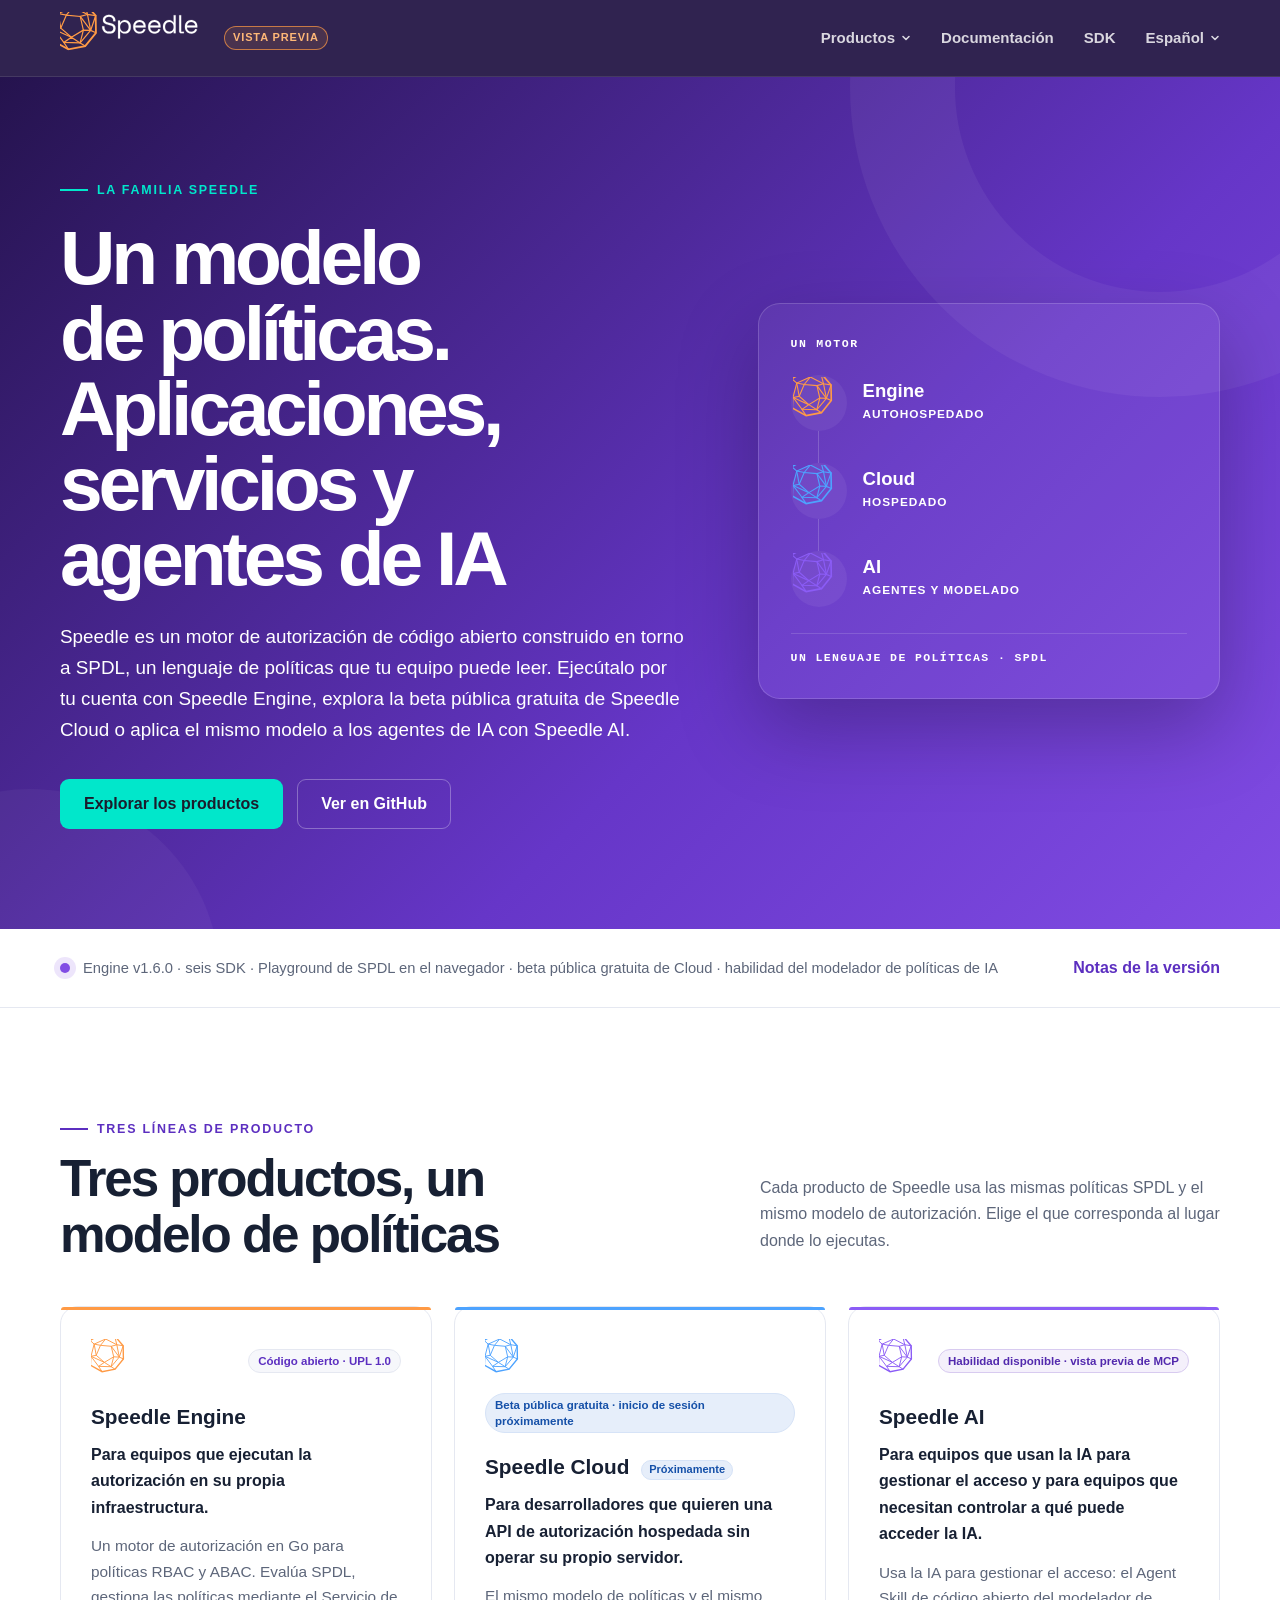
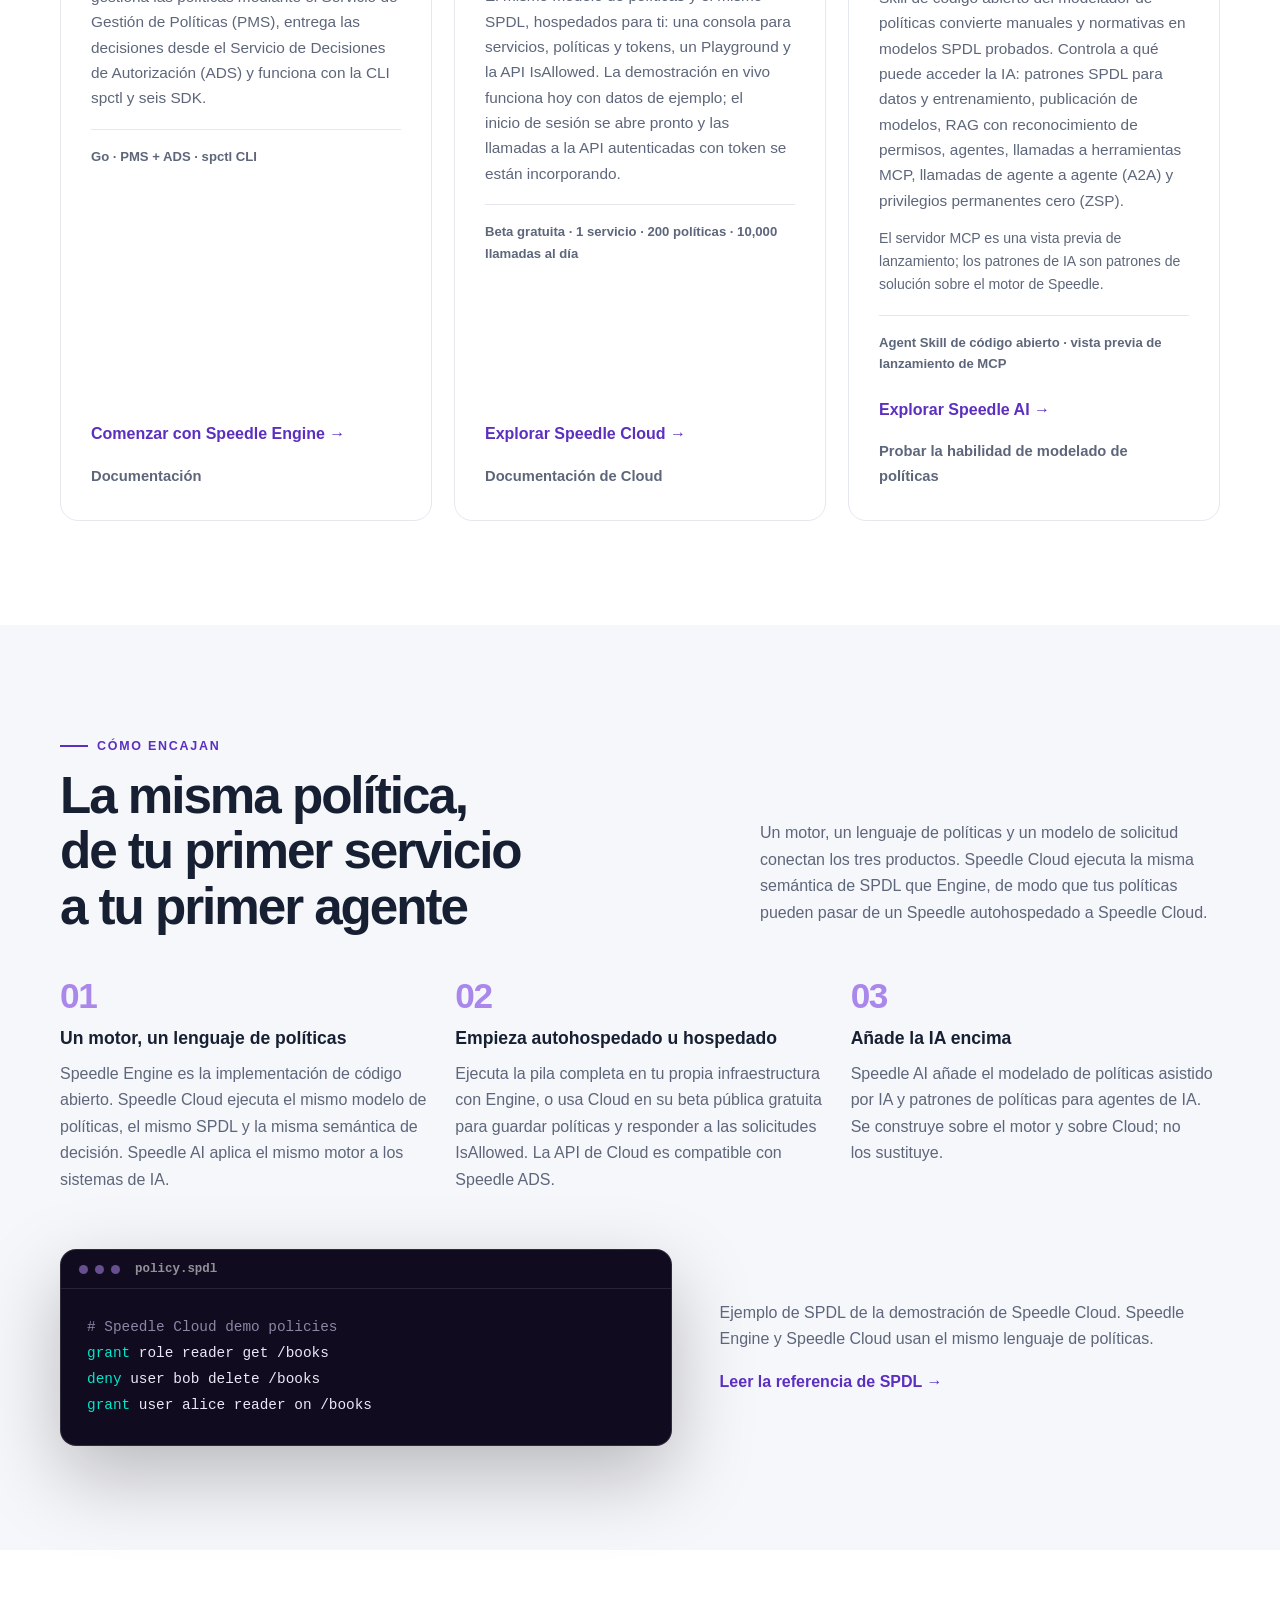
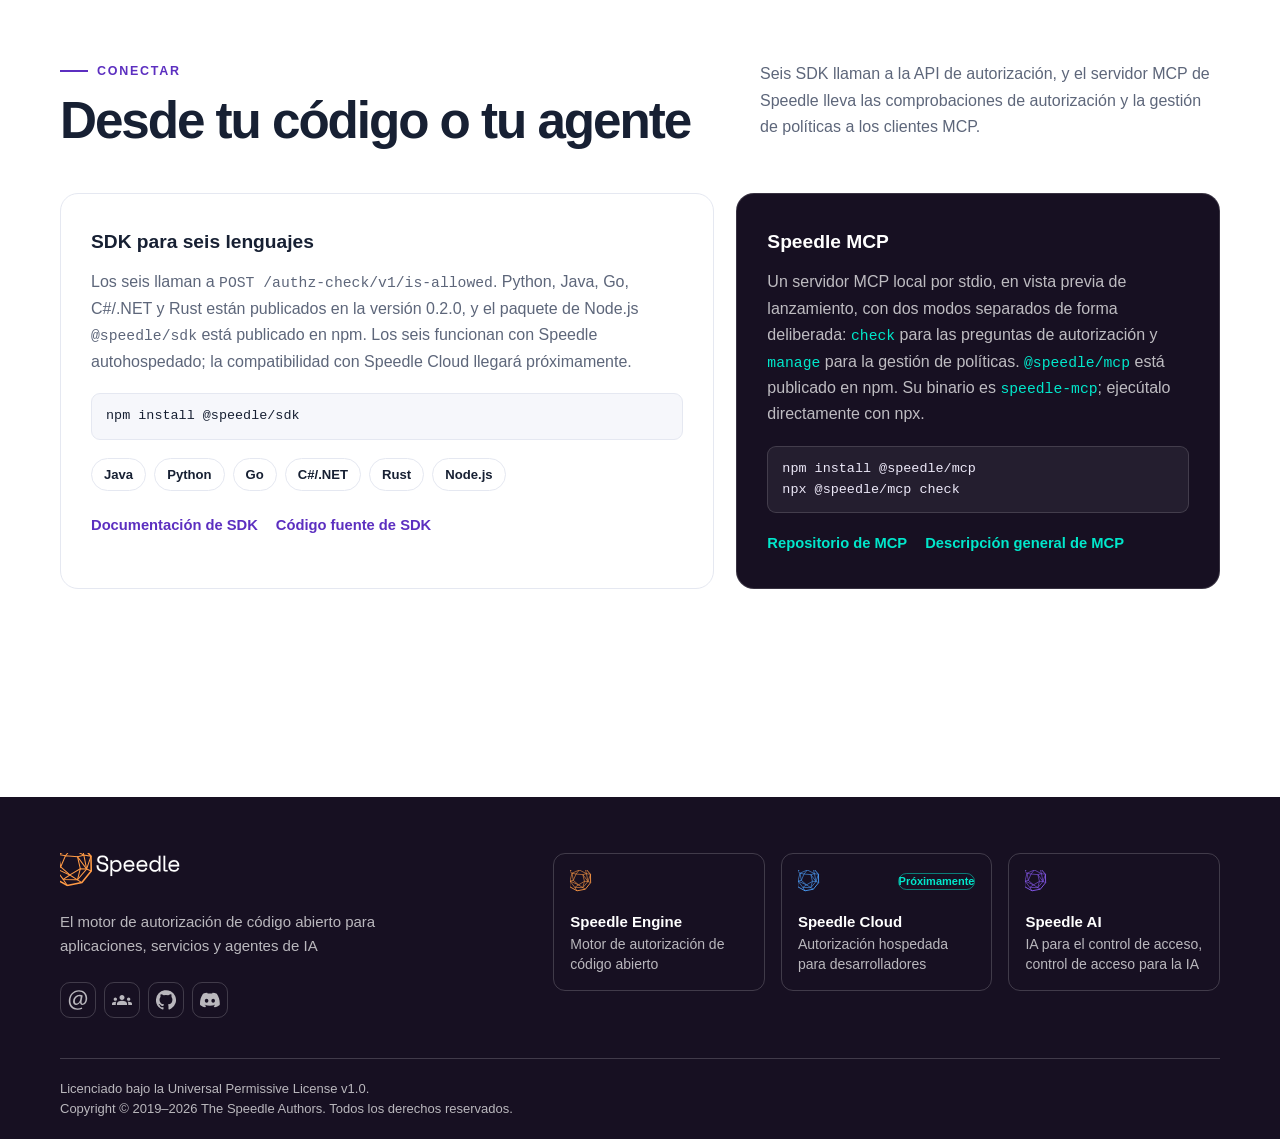
<file: es/index.html>
<!doctype html>
<html lang="es">
<head>
<meta charset="utf-8">
<meta name="viewport" content="width=device-width, initial-scale=1">
<title>Speedle — El motor de autorización de código abierto para aplicaciones, servicios y agentes de IA</title>
<meta name="description" content="Speedle es el motor de autorización de código abierto que respalda Speedle Engine, Speedle Cloud y Speedle AI. Un modelo de políticas SPDL para aplicaciones, servicios y agentes de IA.">
<meta name="robots" content="noindex, nofollow">
<meta name="color-scheme" content="light">
<meta name="theme-color" content="#1f1142">
<meta property="og:type" content="website">
<meta property="og:site_name" content="Speedle">
<meta property="og:title" content="Speedle — El motor de autorización de código abierto para aplicaciones, servicios y agentes de IA">
<meta property="og:description" content="Speedle es el motor de autorización de código abierto que respalda Speedle Engine, Speedle Cloud y Speedle AI. Un modelo de políticas SPDL para aplicaciones, servicios y agentes de IA.">
<meta name="twitter:card" content="summary">
<meta name="twitter:title" content="Speedle — El motor de autorización de código abierto para aplicaciones, servicios y agentes de IA">
<meta name="twitter:description" content="Un modelo de políticas SPDL para aplicaciones, servicios y agentes de IA.">
<link rel="icon" href="/favicon.svg" type="image/svg+xml">
<link rel="icon" href="/favicon.ico" sizes="any">
<link rel="apple-touch-icon" href="/apple-touch-icon.png">
<link rel="stylesheet" href="/assets/styles.css">
<script>document.documentElement.classList.add('navigation-js');addEventListener('DOMContentLoaded',function(){if(!document.querySelector('header.site-header.navigation-ready'))document.documentElement.classList.remove('navigation-js')});</script>
<script src="/assets/site.js" defer></script>
<!-- TODO(launch): enable canonical, hreflang, og:url and structured data when this site moves to https://speedle.io/. Preview keeps them commented out so it does not claim the apex.
<link rel="canonical" href="https://speedle.io/es/">
<link rel="alternate" hreflang="en" href="https://speedle.io/">
<link rel="alternate" hreflang="zh-CN" href="https://speedle.io/zh/">
<link rel="alternate" hreflang="ja" href="https://speedle.io/ja/">
<link rel="alternate" hreflang="ko" href="https://speedle.io/ko/">
<link rel="alternate" hreflang="es" href="https://speedle.io/es/">
<link rel="alternate" hreflang="x-default" href="https://speedle.io/">
<meta property="og:url" content="https://speedle.io/es/">
<script type="application/ld+json">
{
  "@context": "https://schema.org",
  "@graph": [
    {
      "@type": "Organization",
      "@id": "https://speedle.io/#organization",
      "name": "Speedle",
      "url": "https://speedle.io/",
      "sameAs": [
        "https://github.com/teramoby/speedle-plus",
        "https://engine.speedle.io/",
        "https://cloud.speedle.io/",
        "https://ai.speedle.io/"
      ]
    },
    {
      "@type": "WebSite",
      "@id": "https://speedle.io/es/#website",
      "url": "https://speedle.io/es/",
      "name": "Speedle",
      "inLanguage": ["en", "zh-CN", "ja", "ko", "es"],
      "publisher": { "@id": "https://speedle.io/#organization" }
    }
  ]
}
</script>
-->
</head>
<body class="is-preview">
<a class="skip-link" href="#main">Saltar al contenido</a>

<svg class="sprite" aria-hidden="true" focusable="false">
  <symbol id="speedle-logo" viewBox="28 27 304 104">
    <g fill="#fff" stroke="#fff" stroke-width="0.3" stroke-linejoin="miter" stroke-miterlimit="3">
      <path d="M162.42,70.73a6.66,6.66,0,0,0-.7-3.1,6.4,6.4,0,0,0-1.89-2.23,8.87,8.87,0,0,0-2.74-1.35,11.31,11.31,0,0,0-3.26-.46A10.25,10.25,0,0,0,151,64a8.34,8.34,0,0,0-2.41,1.11,5.51,5.51,0,0,0-1.68,1.78,4.76,4.76,0,0,0-.62,2.46v.31a5,5,0,0,0,.62,2.56A5.26,5.26,0,0,0,148.74,74a11.47,11.47,0,0,0,3,1.24,36.86,36.86,0,0,0,4.24.85q5.69.88,8.38,3.34a8.51,8.51,0,0,1,2.69,6.6v.62a11.05,11.05,0,0,1-.8,4.27,9,9,0,0,1-2.38,3.34A11.12,11.12,0,0,1,160,96.45a17,17,0,0,1-5.38.78,17.23,17.23,0,0,1-6.13-1A12.41,12.41,0,0,1,144,93.42a12,12,0,0,1-2.72-4.19,14.41,14.41,0,0,1-.93-5.25V82.43h4.35v1.24q0,4.76,2.61,7.14a10.39,10.39,0,0,0,7.27,2.38q4,0,6.08-1.78a6,6,0,0,0,2-4.73v-.31a5,5,0,0,0-2.1-4.35q-2.09-1.5-6.8-2.17a25.76,25.76,0,0,1-4.94-1.11,12.68,12.68,0,0,1-3.75-2,8.25,8.25,0,0,1-2.38-2.92,9.15,9.15,0,0,1-.83-4v-.62a8.54,8.54,0,0,1,.88-3.88,9.25,9.25,0,0,1,2.46-3.05,11.25,11.25,0,0,1,3.78-2,17.23,17.23,0,0,1,10.3.18,12.5,12.5,0,0,1,4.06,2.35,9.75,9.75,0,0,1,2.51,3.47,10.49,10.49,0,0,1,.85,4.17V72.6h-4.35Z"/>
      <path d="M176.19,106.85h-4v-36h4v4h.62a8.87,8.87,0,0,1,3.73-3.55,11.21,11.21,0,0,1,5.17-1.22,11.63,11.63,0,0,1,4.5.88A11.27,11.27,0,0,1,194,73.53a12,12,0,0,1,2.59,4.09,15,15,0,0,1,1,5.54v1a15.53,15.53,0,0,1-.93,5.59A11.71,11.71,0,0,1,194,93.86a10.83,10.83,0,0,1-3.8,2.51,12.48,12.48,0,0,1-4.6.85,11.82,11.82,0,0,1-2.54-.28,10.21,10.21,0,0,1-2.46-.88,10.65,10.65,0,0,1-2.15-1.45,7.69,7.69,0,0,1-1.65-2h-.62Zm8.59-13.45a8.76,8.76,0,0,0,3.41-.65,8.13,8.13,0,0,0,2.72-1.84,8.29,8.29,0,0,0,1.81-2.9,10.71,10.71,0,0,0,.65-3.83v-1a10.35,10.35,0,0,0-.65-3.75,8.61,8.61,0,0,0-1.81-2.9,8.23,8.23,0,0,0-2.74-1.89,8.57,8.57,0,0,0-3.39-.67,8.1,8.1,0,0,0-3.36.7,8.43,8.43,0,0,0-2.72,1.94,9.09,9.09,0,0,0-1.84,3,10.41,10.41,0,0,0-.67,3.8V84a10.54,10.54,0,0,0,.67,3.85,9.07,9.07,0,0,0,1.84,3,8.09,8.09,0,0,0,2.72,1.91A8.37,8.37,0,0,0,184.77,93.4Z"/>
      <path d="M206.56,84.91a9.11,9.11,0,0,0,2.38,6.16,8.19,8.19,0,0,0,6.21,2.33A10.75,10.75,0,0,0,218.3,93a7.36,7.36,0,0,0,2.3-1.14,6.2,6.2,0,0,0,1.55-1.68,9.52,9.52,0,0,0,1-2l3.83,1a11.34,11.34,0,0,1-4,5.82A12.61,12.61,0,0,1,215,97.22a13,13,0,0,1-5-1,11.34,11.34,0,0,1-4-2.72,12.59,12.59,0,0,1-2.59-4.19,14.91,14.91,0,0,1-.93-5.38V82.74a13.06,13.06,0,0,1,1-5,11.94,11.94,0,0,1,2.66-4,12.51,12.51,0,0,1,4-2.64,12.88,12.88,0,0,1,5-1,12,12,0,0,1,5.46,1.16,12.19,12.19,0,0,1,3.78,2.87,11.88,11.88,0,0,1,2.87,7.45v3.31Zm8.59-11a9.13,9.13,0,0,0-3.18.54,8,8,0,0,0-4.4,3.83,8.49,8.49,0,0,0-.9,2.87h16.56a7.36,7.36,0,0,0-2.61-5.28,8.39,8.39,0,0,0-2.54-1.45A8.51,8.51,0,0,0,215.15,73.94Z"/>
      <path d="M236.31,84.91a9.1,9.1,0,0,0,2.38,6.16,8.18,8.18,0,0,0,6.21,2.33,10.75,10.75,0,0,0,3.16-.41,7.36,7.36,0,0,0,2.3-1.14,6.21,6.21,0,0,0,1.55-1.68,9.64,9.64,0,0,0,1-2l3.83,1a11.33,11.33,0,0,1-4,5.82,12.62,12.62,0,0,1-7.89,2.25,13,13,0,0,1-5-1,11.35,11.35,0,0,1-4-2.72,12.63,12.63,0,0,1-2.59-4.19,15,15,0,0,1-.93-5.38V82.74a13.07,13.07,0,0,1,1-5,11.9,11.9,0,0,1,2.66-4,12.48,12.48,0,0,1,4-2.64,12.87,12.87,0,0,1,5-1,12,12,0,0,1,5.46,1.16,12.16,12.16,0,0,1,3.78,2.87,11.9,11.9,0,0,1,2.87,7.45v3.31Zm8.59-11a9.13,9.13,0,0,0-3.18.54,8,8,0,0,0-4.4,3.83,8.44,8.44,0,0,0-.91,2.87H253a7.43,7.43,0,0,0-.8-3,7.33,7.33,0,0,0-1.81-2.28,8.38,8.38,0,0,0-2.53-1.45A8.53,8.53,0,0,0,244.9,73.94Z"/>
      <path d="M283.34,92.57h-.62a7.44,7.44,0,0,1-1.58,2.07,9.28,9.28,0,0,1-2.07,1.45,10.13,10.13,0,0,1-2.35.85,10.69,10.69,0,0,1-2.38.28,13,13,0,0,1-4.81-.88A11.33,11.33,0,0,1,263,89.7a15.36,15.36,0,0,1-1-5.61v-.83a14.86,14.86,0,0,1,1-5.56,12.31,12.31,0,0,1,2.64-4.14A11.11,11.11,0,0,1,269.53,71a12.69,12.69,0,0,1,4.71-.88,10.81,10.81,0,0,1,4.94,1.16,8,8,0,0,1,3.54,3.6h.62V60.28h4V96.5h-4Zm-8.59.83a8.36,8.36,0,0,0,3.36-.67,8.1,8.1,0,0,0,2.72-1.91,9.15,9.15,0,0,0,1.84-3,10.59,10.59,0,0,0,.67-3.85v-.62a10.46,10.46,0,0,0-.67-3.8,9.18,9.18,0,0,0-1.84-3,8.36,8.36,0,0,0-2.74-1.94,8.15,8.15,0,0,0-3.34-.7,8.56,8.56,0,0,0-3.39.67,8,8,0,0,0-2.74,1.91,8.85,8.85,0,0,0-1.81,2.95,10.61,10.61,0,0,0-.65,3.78v.83a10.91,10.91,0,0,0,.65,3.88,8.54,8.54,0,0,0,1.81,2.92,7.94,7.94,0,0,0,2.72,1.86A8.78,8.78,0,0,0,274.75,93.4Z"/>
      <path d="M298.74,96.5a4.42,4.42,0,0,1-3.24-1.09,3.9,3.9,0,0,1-1.1-2.9V60.28h3.93V93.35h5.45V96.5Z"/>
      <path d="M309.82,84.91a9.1,9.1,0,0,0,2.38,6.16,8.18,8.18,0,0,0,6.21,2.33,10.75,10.75,0,0,0,3.16-.41,7.36,7.36,0,0,0,2.3-1.14,6.21,6.21,0,0,0,1.55-1.68,9.64,9.64,0,0,0,1-2l3.83,1a11.33,11.33,0,0,1-4,5.82,12.62,12.62,0,0,1-7.89,2.25,13,13,0,0,1-5-1,11.35,11.35,0,0,1-4-2.72,12.63,12.63,0,0,1-2.59-4.19,15,15,0,0,1-.93-5.38V82.74a13.07,13.07,0,0,1,1-5,11.9,11.9,0,0,1,2.66-4,12.48,12.48,0,0,1,4-2.64,12.87,12.87,0,0,1,5-1,12,12,0,0,1,5.46,1.16,12.16,12.16,0,0,1,3.78,2.87,11.9,11.9,0,0,1,2.87,7.45v3.31Zm8.59-11a9.13,9.13,0,0,0-3.18.54,8,8,0,0,0-4.4,3.83,8.44,8.44,0,0,0-.91,2.87h16.56a7.43,7.43,0,0,0-.8-3,7.33,7.33,0,0,0-1.81-2.28,8.38,8.38,0,0,0-2.53-1.45A8.53,8.53,0,0,0,318.4,73.94Z"/>
    </g>
    <g fill="none" stroke="#ff9a45" stroke-linejoin="miter" stroke-miterlimit="3" stroke-linecap="butt">
      <polygon stroke-width="3.6" points="41.83 47.82 30.67 80.15 42.9 112.09 72.8 128.69 106.38 122.19 127.93 95.63 127.36 61.43 104.94 35.6 71.16 30.23"/>
      <g stroke-width="2.4">
        <polygon points="81.97 43.92 52.19 57.23 44.03 88.8 63.62 114.87 96.22 115.81 117.28 90.9 110.94 58.91"/>
        <polygon points="68.57 60.42 57.6 86.19 78.73 104.59 102.75 90.18 96.47 62.88"/>
        <path d="M41.83 47.82L52.19 57.23 68.57 60.42 81.97 43.92 71.16 30.23 M30.67 80.15L44.03 88.8 42.9 112.09 M52.19 57.23L57.6 86.19 44.03 88.8 78.73 104.59 63.62 114.87 72.8 128.69 M78.73 104.59L96.22 115.81 106.38 122.19 M96.22 115.81L102.75 90.18 117.28 90.9 127.93 95.63 M117.28 90.9L127.36 61.43 110.94 58.91 104.94 35.6 81.97 43.92 M110.94 58.91L96.47 62.88 117.28 90.9"/>
      </g>
    </g>
  </symbol>

  <symbol id="speedle-sphere" viewBox="22 22 114 114">
    <g fill="none" stroke="currentColor" stroke-linejoin="miter" stroke-miterlimit="3" stroke-linecap="butt">
      <polygon stroke-width="3.6" points="41.83 47.82 30.67 80.15 42.9 112.09 72.8 128.69 106.38 122.19 127.93 95.63 127.36 61.43 104.94 35.6 71.16 30.23"/>
      <g stroke-width="2.4">
        <polygon points="81.97 43.92 52.19 57.23 44.03 88.8 63.62 114.87 96.22 115.81 117.28 90.9 110.94 58.91"/>
        <polygon points="68.57 60.42 57.6 86.19 78.73 104.59 102.75 90.18 96.47 62.88"/>
        <path d="M41.83 47.82L52.19 57.23 68.57 60.42 81.97 43.92 71.16 30.23 M30.67 80.15L44.03 88.8 42.9 112.09 M52.19 57.23L57.6 86.19 44.03 88.8 78.73 104.59 63.62 114.87 72.8 128.69 M78.73 104.59L96.22 115.81 106.38 122.19 M96.22 115.81L102.75 90.18 117.28 90.9 127.93 95.63 M117.28 90.9L127.36 61.43 110.94 58.91 104.94 35.6 81.97 43.92 M110.94 58.91L96.47 62.88 117.28 90.9"/>
      </g>
    </g>
  </symbol>

  <symbol id="icon-mail" viewBox="0 0 40 40">
    <path fill="currentColor" d="M28.57,37.26a20.46,20.46,0,0,1-10,2.24c-9.19,0-17-6.73-17-17.48C1.62,10.48,9.63.5,22.07.5c9.75,0,16.31,6.84,16.31,16.2,0,8.4-4.71,13.33-10,13.33-2.25,0-4.32-1.51-4.15-4.93H24c-2,3.31-4.54,4.93-7.91,4.93s-6-2.63-6-7.06A13.23,13.23,0,0,1,23.36,9.69a14.84,14.84,0,0,1,6,1.18L27.45,21c-.84,4.26-.17,6.22,1.68,6.28,2.86.05,6.06-3.76,6.06-10.26,0-8.12-4.88-13.95-13.57-13.95-9.13,0-16.81,7.23-16.81,18.6,0,9.36,6.11,15.13,14.4,15.13a17.49,17.49,0,0,0,8.47-2Zm-3.08-24.2a9.54,9.54,0,0,0-2.8-.4c-4.93,0-8.91,4.65-8.91,10.09,0,2.46,1.23,4.26,3.7,4.26,3.25,0,6.22-4.15,6.83-7.63Z"/>
  </symbol>

  <symbol id="icon-groups" viewBox="0 0 24 24">
    <path fill="currentColor" d="M12,12.75c1.63,0,3.07,0.39,4.24,0.9c1.08,0.48,1.76,1.56,1.76,2.73L18,18H6l0-1.61c0-1.18,0.68-2.26,1.76-2.73 C8.93,13.14,10.37,12.75,12,12.75z M4,13c1.1,0,2-0.9,2-2c0-1.1-0.9-2-2-2s-2,0.9-2,2C2,12.1,2.9,13,4,13z M5.13,14.1 C4.76,14.04,4.39,14,4,14c-0.99,0-1.93,0.21-2.78,0.58C0.48,14.9,0,15.62,0,16.43V18l4.5,0v-1.61C4.5,15.56,4.73,14.78,5.13,14.1z M20,13c1.1,0,2-0.9,2-2c0-1.1-0.9-2-2-2s-2,0.9-2,2C18,12.1,18.9,13,20,13z M24,16.43c0-0.81-0.48-1.53-1.22-1.85 C21.93,14.21,20.99,14,20,14c-0.39,0-0.76,0.04-1.13,0.1c0.4,0.68,0.63,1.46,0.63,2.29V18l4.5,0V16.43z M12,6c1.66,0,3,1.34,3,3 c0,1.66-1.34,3-3,3s-3-1.34-3-3C9,7.34,10.34,6,12,6z"/>
  </symbol>

  <symbol id="icon-github" viewBox="0 0 40 40">
    <path fill="currentColor" d="M23.79,29a35,35,0,0,0,4.08-1.17c2.85-1.15,4.27-3.46,4.72-6.42.35-2.26.32-4.5-1-6.46A3.2,3.2,0,0,1,31,12.44a14.2,14.2,0,0,0-.27-3.29c-.06-.59-.42-.71-1-.65a9.83,9.83,0,0,0-4.1,1.66,1.66,1.66,0,0,1-1.42.22,19.3,19.3,0,0,0-8.62,0,1.78,1.78,0,0,1-1.17-.19A11.78,11.78,0,0,0,10.25,8.5a.8.8,0,0,0-1,.69,7.9,7.9,0,0,0-.16,4,1.35,1.35,0,0,1-.18,1,9.12,9.12,0,0,0,5.22,14.33c.67.15,1.35.25,1.95.36-.32.79-.62,1.59-1,2.38a.92.92,0,0,1-.49.44,4.15,4.15,0,0,1-5.24-1.6,7.44,7.44,0,0,0-1.84-1.83,3.53,3.53,0,0,0-1.74-.36c-.44,0-.72.37-.29.65,1.61,1,2.32,2.69,3.3,4.21s2.67,1.81,4.38,1.76c.58,0,1.16-.11,1.84-.18,0,1.28.05,2.55,0,3.82,0,.71-.78,1-1.64.62a27.39,27.39,0,0,1-4.68-2.37,19.26,19.26,0,0,1-8.61-18A20.06,20.06,0,0,1,38.3,12.14,19.68,19.68,0,0,1,30.47,37a28.64,28.64,0,0,1-3.66,1.76c-1.29.54-1.86.11-1.86-1.26,0-1.63,0-3.25,0-4.87A5.26,5.26,0,0,0,23.79,29Z"/>
  </symbol>

  <symbol id="icon-discord" viewBox="0 0 64 48">
    <path fill="currentColor" d="M40.575 0C39.9562 1.09866 39.4006 2.2352 38.8954 3.397C34.0967 2.67719 29.2096 2.67719 24.3982 3.397C23.9057 2.2352 23.3374 1.09866 22.7186 0C18.2104 0.770324 13.8157 2.12155 9.64839 4.02841C1.38951 16.2652 -0.845688 28.1863 0.265599 39.9432C5.10222 43.517 10.5197 46.2447 16.2909 47.9874C17.5916 46.2447 18.7407 44.3883 19.7257 42.4562C17.8568 41.7616 16.0509 40.8903 14.3208 39.88C14.7755 39.5517 15.2175 39.2107 15.6468 38.8824C25.7873 43.6559 37.5316 43.6559 47.6847 38.8824C48.1141 39.236 48.5561 39.577 49.0107 39.88C47.2806 40.9029 45.4748 41.7616 43.5931 42.4688C44.5781 44.4009 45.7273 46.2573 47.028 48C52.7991 46.2573 58.2167 43.5422 63.0533 39.9684C64.3666 26.3299 60.8055 14.5099 53.6452 4.04104C49.4905 2.13418 45.0959 0.782952 40.5876 0.0252565L40.575 0ZM21.1401 32.7072C18.0209 32.7072 15.4321 29.8785 15.4321 26.3804C15.4321 22.8824 17.9199 20.041 21.1275 20.041C24.3351 20.041 26.886 22.895 26.8354 26.3804C26.7849 29.8658 24.3224 32.7072 21.1401 32.7072ZM42.1788 32.7072C39.047 32.7072 36.4834 29.8785 36.4834 26.3804C36.4834 22.8824 38.9712 20.041 42.1788 20.041C45.3864 20.041 47.9246 22.895 47.8741 26.3804C47.8236 29.8658 45.3611 32.7072 42.1788 32.7072Z"/>
  </symbol>
</svg>

<header class="site-header">
  <div class="wrap nav">
    <div class="brand-group">
      <a class="brand" href="/es/" aria-label="Inicio de Speedle">
        <svg class="brand-logo" viewBox="28 27 304 104" aria-hidden="true" focusable="false"><use href="#speedle-logo"/></svg>
      </a>
      <span class="preview-ribbon">Vista previa</span>
    </div>
    <button class="menu" type="button" aria-expanded="false" aria-controls="site-nav" aria-label="Abrir navegación">☰</button>
    <nav id="site-nav" class="nav-links" aria-label="Navegación principal">
      <div class="products">
        <button class="products-button" type="button" aria-haspopup="true" aria-expanded="false" aria-controls="products-panel">Productos<svg class="products-chevron" width="10" height="10" viewBox="0 0 10 10" aria-hidden="true" focusable="false"><path d="M2 3.5 5 6.5 8 3.5" fill="none" stroke="currentColor" stroke-width="1.6" stroke-linecap="round" stroke-linejoin="round"/></svg></button>
        <span class="products-heading" aria-hidden="true">Productos</span>
        <div class="products-panel" id="products-panel" role="group" aria-label="Productos de Speedle">
          <a class="product-row" href="https://engine.speedle.io/">
            <svg class="product-sphere product-engine" viewBox="22 22 114 114" aria-hidden="true" focusable="false"><use href="#speedle-sphere"/></svg>
            <span class="product-text"><span class="product-name">Speedle Engine</span><span class="product-desc">Motor de autorización de código abierto</span></span>
          </a>
          <a class="product-row" href="https://cloud.speedle.io/">
            <svg class="product-sphere product-cloud" viewBox="22 22 114 114" aria-hidden="true" focusable="false"><use href="#speedle-sphere"/></svg>
            <span class="product-text"><span class="product-name">Speedle Cloud<span class="coming-soon">Próximamente</span></span><span class="product-desc">Autorización hospedada para desarrolladores</span></span>
          </a>
          <a class="product-row" href="https://ai.speedle.io/">
            <svg class="product-sphere product-ai" viewBox="22 22 114 114" aria-hidden="true" focusable="false"><use href="#speedle-sphere"/></svg>
            <span class="product-text"><span class="product-name">Speedle AI</span><span class="product-desc">IA para el control de acceso, control de acceso para la IA</span></span>
          </a>
        </div>
      </div>
      <a href="https://engine.speedle.io/docs/">Documentación</a>
      <a href="https://engine.speedle.io/docs/sdks/">SDK</a>
      <div class="languages">
        <button class="languages-button" type="button" aria-haspopup="true" aria-expanded="false" aria-controls="languages-panel">Español<svg class="languages-chevron" width="10" height="10" viewBox="0 0 10 10" aria-hidden="true" focusable="false"><path d="M2 3.5 5 6.5 8 3.5" fill="none" stroke="currentColor" stroke-width="1.6" stroke-linecap="round" stroke-linejoin="round"/></svg></button>
        <span class="languages-heading" aria-hidden="true">Idioma</span>
        <div class="languages-panel" id="languages-panel" role="group" aria-label="Idioma">
          <a class="language-row" href="/" lang="en" hreflang="en">English</a>
          <a class="language-row" href="/ja/" lang="ja" hreflang="ja">日本語</a>
          <a class="language-row" href="/ko/" lang="ko" hreflang="ko">한국어</a>
          <a class="language-row" href="/es/" lang="es" hreflang="es" aria-current="page">Español</a>
          <a class="language-row" href="/zh/" lang="zh-CN" hreflang="zh-CN">中文</a>
        </div>
      </div>
    </nav>
  </div>
</header>

<main id="main">
  <section class="hero" id="top" aria-labelledby="hero-title">
    <div class="wrap hero-grid">
      <div class="hero-copy">
        <span class="eyebrow">La familia Speedle</span>
        <h1 id="hero-title">Un modelo de políticas. Aplicaciones, servicios y agentes de IA</h1>
        <p class="hero-lead">Speedle es un motor de autorización de código abierto construido en torno a SPDL, un lenguaje de políticas que tu equipo puede leer. Ejecútalo por tu cuenta con Speedle Engine, explora la beta pública gratuita de Speedle Cloud o aplica el mismo modelo a los agentes de IA con Speedle AI.</p>
        <div class="actions">
          <a class="button button-primary" href="#products">Explorar los productos</a>
          <a class="button button-secondary" href="https://github.com/teramoby/speedle-plus">Ver en GitHub</a>
        </div>
      </div>
      <div class="hero-art" aria-hidden="true">
        <div class="family-card">
          <p class="family-kicker">Un motor</p>
          <div class="family-row">
            <span class="family-sphere sphere-engine"><svg viewBox="22 22 114 114"><use href="#speedle-sphere"/></svg></span>
            <span><span class="family-name">Engine</span><span class="family-role">Autohospedado</span></span>
          </div>
          <div class="family-row">
            <span class="family-sphere sphere-cloud"><svg viewBox="22 22 114 114"><use href="#speedle-sphere"/></svg></span>
            <span><span class="family-name">Cloud</span><span class="family-role">Hospedado</span></span>
          </div>
          <div class="family-row">
            <span class="family-sphere sphere-ai"><svg viewBox="22 22 114 114"><use href="#speedle-sphere"/></svg></span>
            <span><span class="family-name">AI</span><span class="family-role">Agentes y modelado</span></span>
          </div>
          <p class="family-foot">Un lenguaje de políticas · SPDL</p>
        </div>
      </div>
    </div>
  </section>

  <div class="status">
    <div class="wrap status-inner">
      <div class="status-copy">
        <span class="status-dot" aria-hidden="true"></span>
        <span>Engine v1.6.0 · seis SDK · Playground de SPDL en el navegador · beta pública gratuita de Cloud · habilidad del modelador de políticas de IA</span>
      </div>
      <a class="text-link" href="https://github.com/teramoby/speedle-plus/releases/tag/v1.6.0">Notas de la versión</a>
    </div>
  </div>

  <section class="section" id="products" aria-labelledby="products-title">
    <div class="wrap">
      <div class="section-head">
        <div>
          <span class="eyebrow">Tres líneas de producto</span>
          <h2 id="products-title">Tres productos, un modelo de políticas</h2>
        </div>
        <p>Cada producto de Speedle usa las mismas políticas SPDL y el mismo modelo de autorización. Elige el que corresponda al lugar donde lo ejecutas.</p>
      </div>

      <div class="product-grid">
        <article class="product-card card-engine">
          <div class="card-top">
            <svg class="product-sphere sphere-engine" viewBox="22 22 114 114" width="44" height="44" aria-hidden="true" focusable="false"><use href="#speedle-sphere"/></svg>
            <span class="pill pill-engine">Código abierto · UPL 1.0</span>
          </div>
          <h3>Speedle Engine</h3>
          <p class="audience">Para equipos que ejecutan la autorización en su propia infraestructura.</p>
          <p class="card-body">Un motor de autorización en Go para políticas RBAC y ABAC. Evalúa SPDL, gestiona las políticas mediante el Servicio de Gestión de Políticas (PMS), entrega las decisiones desde el Servicio de Decisiones de Autorización (ADS) y funciona con la CLI spctl y seis SDK.</p>
          <p class="card-facts">Go · PMS + ADS · spctl CLI</p>
          <div class="card-actions">
            <a class="card-cta" href="https://engine.speedle.io/quick-start/">Comenzar con Speedle Engine <span aria-hidden="true">→</span></a>
            <a class="card-link" href="https://engine.speedle.io/docs/">Documentación</a>
          </div>
        </article>

        <article class="product-card card-cloud">
          <div class="card-top">
            <svg class="product-sphere sphere-cloud" viewBox="22 22 114 114" width="44" height="44" aria-hidden="true" focusable="false"><use href="#speedle-sphere"/></svg>
            <span class="pill pill-cloud">Beta pública gratuita · inicio de sesión próximamente</span>
          </div>
          <h3>Speedle Cloud <span class="card-badge">Próximamente</span></h3>
          <p class="audience">Para desarrolladores que quieren una API de autorización hospedada sin operar su propio servidor.</p>
          <p class="card-body">El mismo modelo de políticas y el mismo SPDL, hospedados para ti: una consola para servicios, políticas y tokens, un Playground y la API IsAllowed. La demostración en vivo funciona hoy con datos de ejemplo; el inicio de sesión se abre pronto y las llamadas a la API autenticadas con token se están incorporando.</p>
          <p class="card-facts">Beta gratuita · 1 servicio · 200 políticas · 10,000 llamadas al día</p>
          <div class="card-actions">
            <a class="card-cta" href="https://cloud.speedle.io/">Explorar Speedle Cloud <span aria-hidden="true">→</span></a>
            <a class="card-link" href="https://engine.speedle.io/docs/cloud/">Documentación de Cloud</a>
          </div>
        </article>

        <article class="product-card card-ai">
          <div class="card-top">
            <svg class="product-sphere sphere-ai" viewBox="22 22 114 114" width="44" height="44" aria-hidden="true" focusable="false"><use href="#speedle-sphere"/></svg>
            <span class="pill pill-ai">Habilidad disponible · vista previa de MCP</span>
          </div>
          <h3>Speedle AI</h3>
          <p class="audience">Para equipos que usan la IA para gestionar el acceso y para equipos que necesitan controlar a qué puede acceder la IA.</p>
          <p class="card-body">Usa la IA para gestionar el acceso: el Agent Skill de código abierto del modelador de políticas convierte manuales y normativas en modelos SPDL probados. Controla a qué puede acceder la IA: patrones SPDL para datos y entrenamiento, publicación de modelos, RAG con reconocimiento de permisos, agentes, llamadas a herramientas MCP, llamadas de agente a agente (A2A) y privilegios permanentes cero (ZSP).</p>
          <p class="card-note">El servidor MCP es una vista previa de lanzamiento; los patrones de IA son patrones de solución sobre el motor de Speedle.</p>
          <p class="card-facts">Agent Skill de código abierto · vista previa de lanzamiento de MCP</p>
          <div class="card-actions">
            <a class="card-cta" href="https://ai.speedle.io/">Explorar Speedle AI <span aria-hidden="true">→</span></a>
            <a class="card-link" href="https://github.com/teramoby/ai.speedle.io/tree/main/skills/speedle-policy-modeler">Probar la habilidad de modelado de políticas</a>
          </div>
        </article>
      </div>
    </div>
  </section>

  <section class="section section-soft" id="platform" aria-labelledby="platform-title">
    <div class="wrap">
      <div class="section-head">
        <div>
          <span class="eyebrow">Cómo encajan</span>
          <h2 id="platform-title">La misma política, de tu primer servicio a tu primer agente</h2>
        </div>
        <p>Un motor, un lenguaje de políticas y un modelo de solicitud conectan los tres productos. Speedle Cloud ejecuta la misma semántica de SPDL que Engine, de modo que tus políticas pueden pasar de un Speedle autohospedado a Speedle Cloud.</p>
      </div>

      <div class="fit-grid">
        <div class="fit-step">
          <span class="step-num" aria-hidden="true">01</span>
          <h3>Un motor, un lenguaje de políticas</h3>
          <p>Speedle Engine es la implementación de código abierto. Speedle Cloud ejecuta el mismo modelo de políticas, el mismo SPDL y la misma semántica de decisión. Speedle AI aplica el mismo motor a los sistemas de IA.</p>
        </div>
        <div class="fit-step">
          <span class="step-num" aria-hidden="true">02</span>
          <h3>Empieza autohospedado u hospedado</h3>
          <p>Ejecuta la pila completa en tu propia infraestructura con Engine, o usa Cloud en su beta pública gratuita para guardar políticas y responder a las solicitudes IsAllowed. La API de Cloud es compatible con Speedle ADS.</p>
        </div>
        <div class="fit-step">
          <span class="step-num" aria-hidden="true">03</span>
          <h3>Añade la IA encima</h3>
          <p>Speedle AI añade el modelado de políticas asistido por IA y patrones de políticas para agentes de IA. Se construye sobre el motor y sobre Cloud; no los sustituye.</p>
        </div>
      </div>

      <div class="policy-panel">
        <div class="code-window">
          <div class="code-bar">
            <span class="code-dot" aria-hidden="true"></span><span class="code-dot" aria-hidden="true"></span><span class="code-dot" aria-hidden="true"></span>
            <span class="code-name">policy.spdl</span>
          </div>
          <pre><code><span class="cm"># Speedle Cloud demo policies</span>
<span class="kw">grant</span> role reader get /books
<span class="kw">deny</span> user bob delete /books
<span class="kw">grant</span> user alice reader on /books</code></pre>
        </div>
        <div class="policy-copy">
          <p>Ejemplo de SPDL de la demostración de Speedle Cloud. Speedle Engine y Speedle Cloud usan el mismo lenguaje de políticas.</p>
          <a class="text-link" href="https://engine.speedle.io/docs/spdl/">Leer la referencia de SPDL <span aria-hidden="true">→</span></a>
        </div>
      </div>
    </div>
  </section>

  <section class="section" id="connect" aria-labelledby="connect-title">
    <div class="wrap">
      <div class="section-head">
        <div>
          <span class="eyebrow">Conectar</span>
          <h2 id="connect-title">Desde tu código o tu agente</h2>
        </div>
        <p>Seis SDK llaman a la API de autorización, y el servidor MCP de Speedle lleva las comprobaciones de autorización y la gestión de políticas a los clientes MCP.</p>
      </div>

      <div class="connect-grid">
        <article class="connect-card">
          <h3>SDK para seis lenguajes</h3>
          <p>Los seis llaman a <code>POST /authz-check/v1/is-allowed</code>. Python, Java, Go, C#/.NET y Rust están publicados en la versión 0.2.0, y el paquete de Node.js <code>@speedle/sdk</code> está publicado en npm. Los seis funcionan con Speedle autohospedado; la compatibilidad con Speedle Cloud llegará próximamente.</p>
          <pre class="install"><code>npm install @speedle/sdk</code></pre>
          <ul class="chips">
            <li><a class="chip" href="https://engine.speedle.io/docs/sdks/java/">Java</a></li>
            <li><a class="chip" href="https://engine.speedle.io/docs/sdks/python/">Python</a></li>
            <li><a class="chip" href="https://engine.speedle.io/docs/sdks/go/">Go</a></li>
            <li><a class="chip" href="https://engine.speedle.io/docs/sdks/dotnet/">C#/.NET</a></li>
            <li><a class="chip" href="https://engine.speedle.io/docs/sdks/rust/">Rust</a></li>
            <li><a class="chip" href="https://engine.speedle.io/docs/sdks/node/">Node.js</a></li>
          </ul>
          <div class="connect-links">
            <a href="https://engine.speedle.io/docs/sdks/">Documentación de SDK</a>
            <a href="https://github.com/teramoby/speedle-sdk">Código fuente de SDK</a>
          </div>
        </article>

        <article class="connect-card connect-dark">
          <h3>Speedle MCP</h3>
          <p>Un servidor MCP local por stdio, en vista previa de lanzamiento, con dos modos separados de forma deliberada: <code>check</code> para las preguntas de autorización y <code>manage</code> para la gestión de políticas. <code>@speedle/mcp</code> está publicado en npm. Su binario es <code>speedle-mcp</code>; ejecútalo directamente con npx.</p>
          <pre class="install"><code>npm install @speedle/mcp
npx @speedle/mcp check</code></pre>
          <div class="connect-links">
            <a href="https://github.com/teramoby/speedle-mcp">Repositorio de MCP</a>
            <a href="https://ai.speedle.io/#mcp">Descripción general de MCP</a>
          </div>
        </article>
      </div>
    </div>
  </section>
</main>

<footer class="site-footer">
  <div class="wrap footer-main">
    <div class="footer-brand">
      <a class="footer-lockup" href="/es/" aria-label="Inicio de Speedle">
        <svg class="footer-logo" viewBox="28 27 304 104" aria-hidden="true" focusable="false"><use href="#speedle-logo"/></svg>
      </a>
      <p class="footer-tagline">El motor de autorización de código abierto para aplicaciones, servicios y agentes de IA</p>
      <nav class="social" aria-label="Enlaces de la comunidad">
        <a href="mailto:contact@speedle.io" aria-label="Enviar un correo a contact@speedle.io" title="contact@speedle.io"><svg viewBox="0 0 40 40" aria-hidden="true" focusable="false"><use href="#icon-mail"/></svg></a>
        <a href="https://groups.google.com/forum/#!forum/speedle-users" aria-label="Google Groups" title="Google Groups — speedle-users"><svg viewBox="0 0 24 24" aria-hidden="true" focusable="false"><use href="#icon-groups"/></svg></a>
        <a href="https://github.com/teramoby/speedle-plus" aria-label="GitHub"><svg viewBox="0 0 40 40" aria-hidden="true" focusable="false"><use href="#icon-github"/></svg></a>
        <a href="https://discord.gg/uaY2xVsbbT" aria-label="Discord"><svg viewBox="0 0 64 48" aria-hidden="true" focusable="false"><use href="#icon-discord"/></svg></a>
      </nav>
    </div>

    <nav class="footer-family" aria-label="Productos de Speedle">
      <ul>
        <li>
          <a class="footer-card" href="https://engine.speedle.io/">
            <svg class="product-sphere sphere-engine" viewBox="22 22 114 114" aria-hidden="true" focusable="false"><use href="#speedle-sphere"/></svg>
            <span class="footer-card-name">Speedle Engine</span>
            <span class="footer-card-description">Motor de autorización de código abierto</span>
          </a>
        </li>
        <li>
          <a class="footer-card" href="https://cloud.speedle.io/">
            <svg class="product-sphere sphere-cloud" viewBox="22 22 114 114" aria-hidden="true" focusable="false"><use href="#speedle-sphere"/></svg>
            <span class="footer-card-name">Speedle Cloud<span class="coming-soon">Próximamente</span></span>
            <span class="footer-card-description">Autorización hospedada para desarrolladores</span>
          </a>
        </li>
        <li>
          <a class="footer-card" href="https://ai.speedle.io/">
            <svg class="product-sphere sphere-ai" viewBox="22 22 114 114" aria-hidden="true" focusable="false"><use href="#speedle-sphere"/></svg>
            <span class="footer-card-name">Speedle AI</span>
            <span class="footer-card-description">IA para el control de acceso, control de acceso para la IA</span>
          </a>
        </li>
      </ul>
    </nav>
  </div>

  <div class="wrap footer-bar">
    <p class="footer-legal">
      <span>Licenciado bajo la Universal Permissive License v1.0.</span>
      <span class="footer-legal-sep"> · </span>
      <span>Copyright © 2019–2026 The Speedle Authors. Todos los derechos reservados.</span>
    </p>
  </div>
</footer>
</body>
</html>
</file>
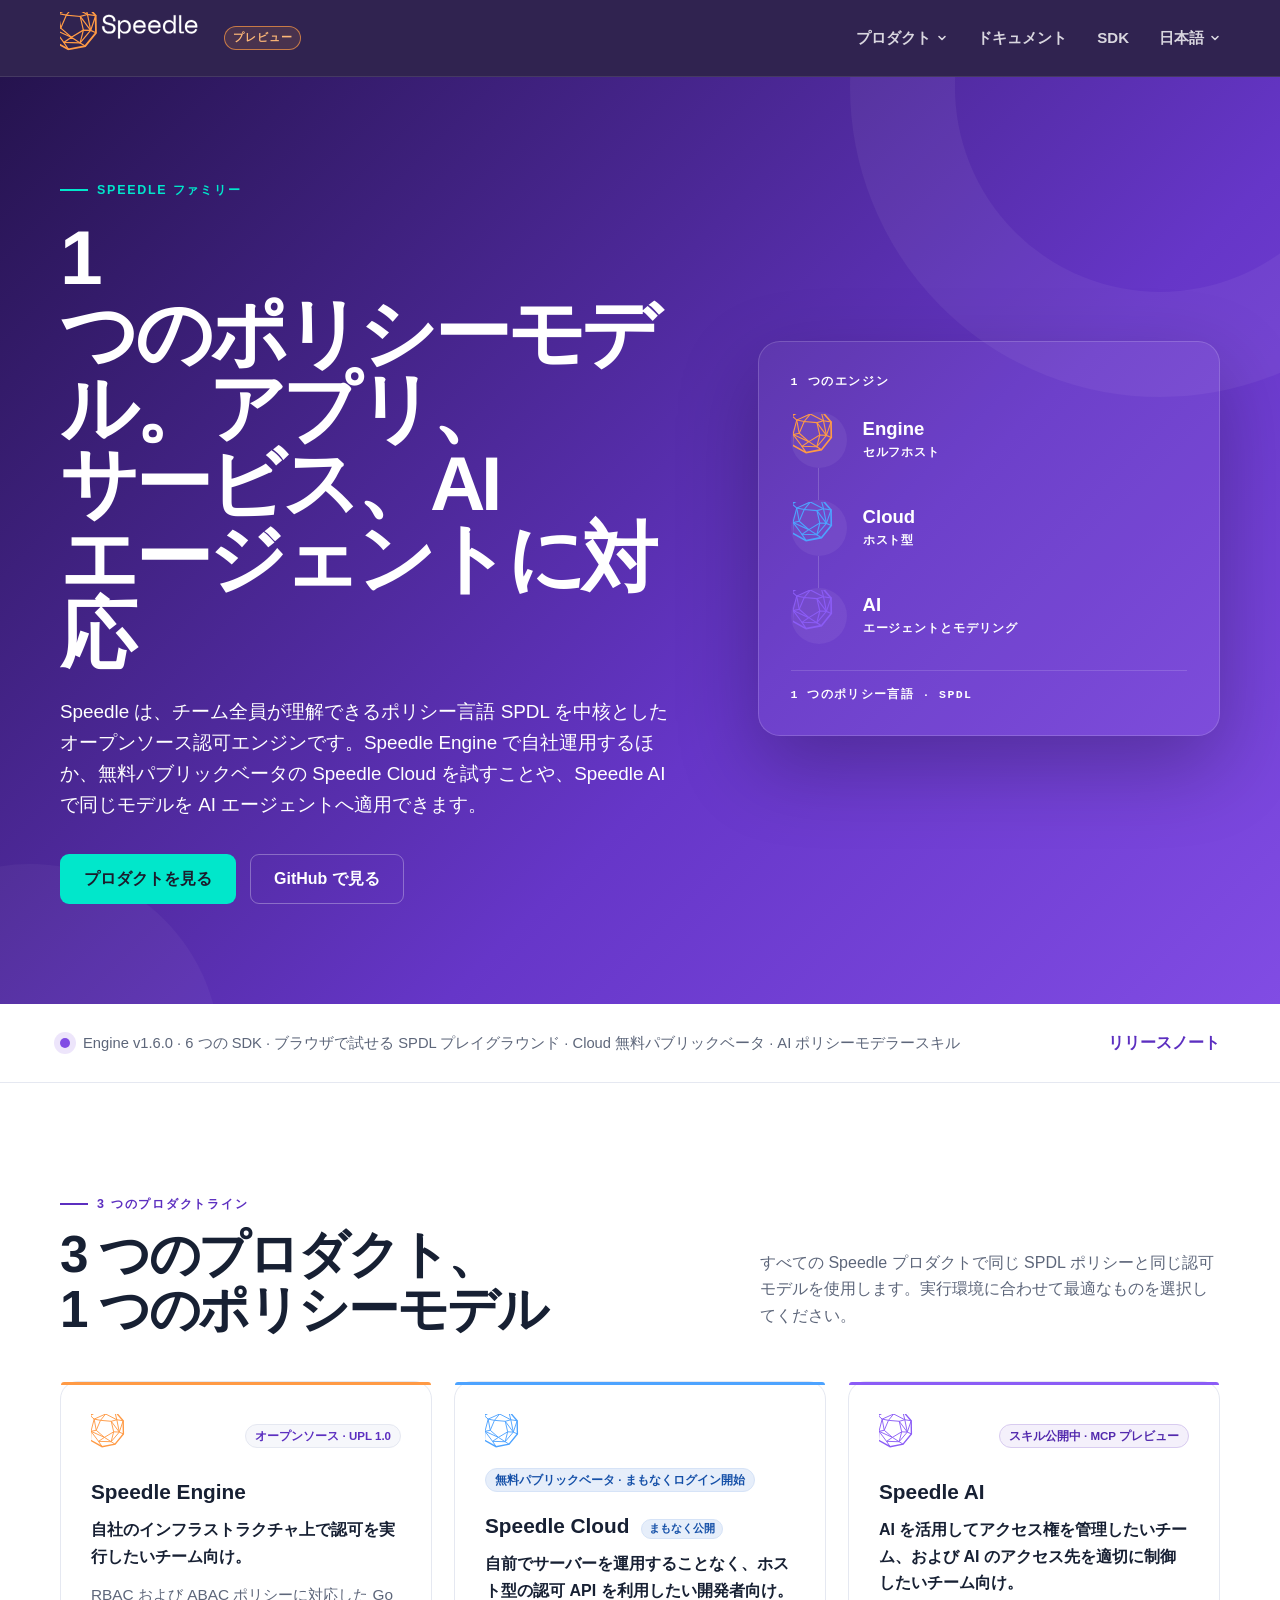
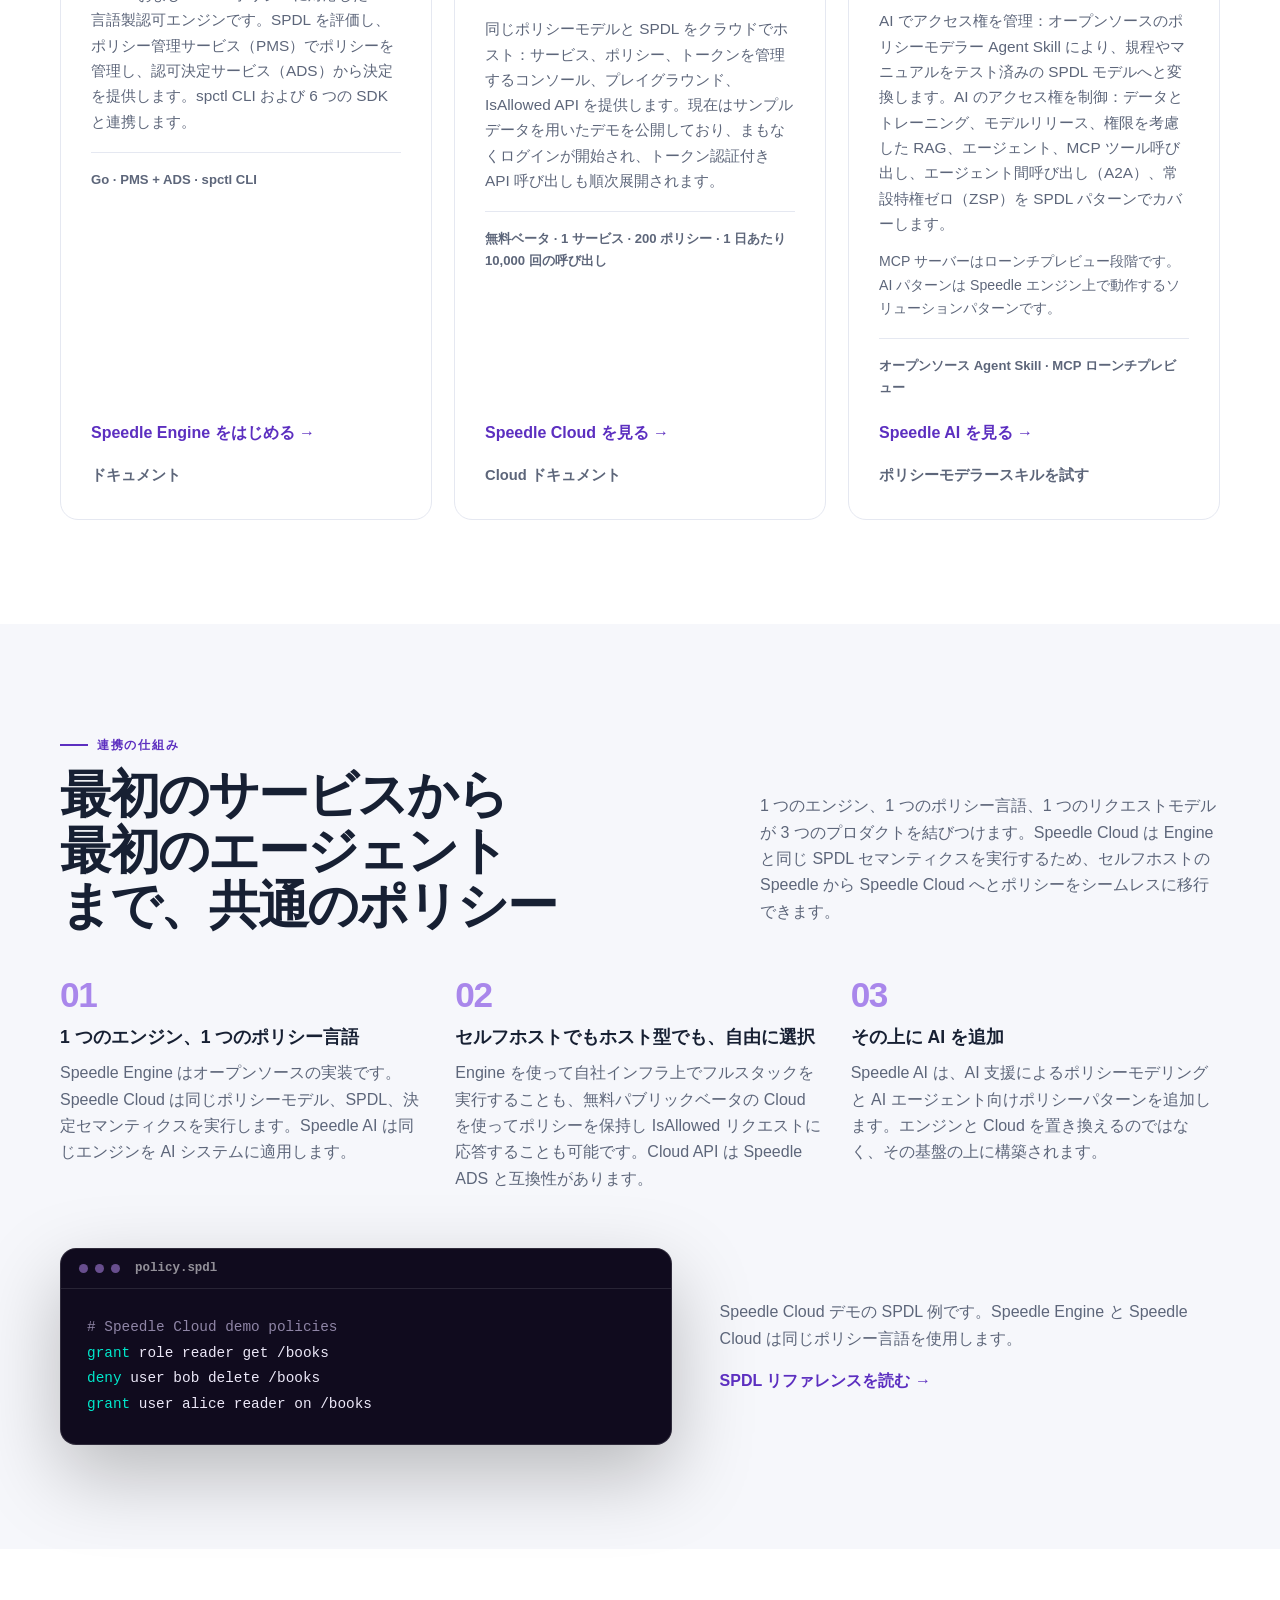
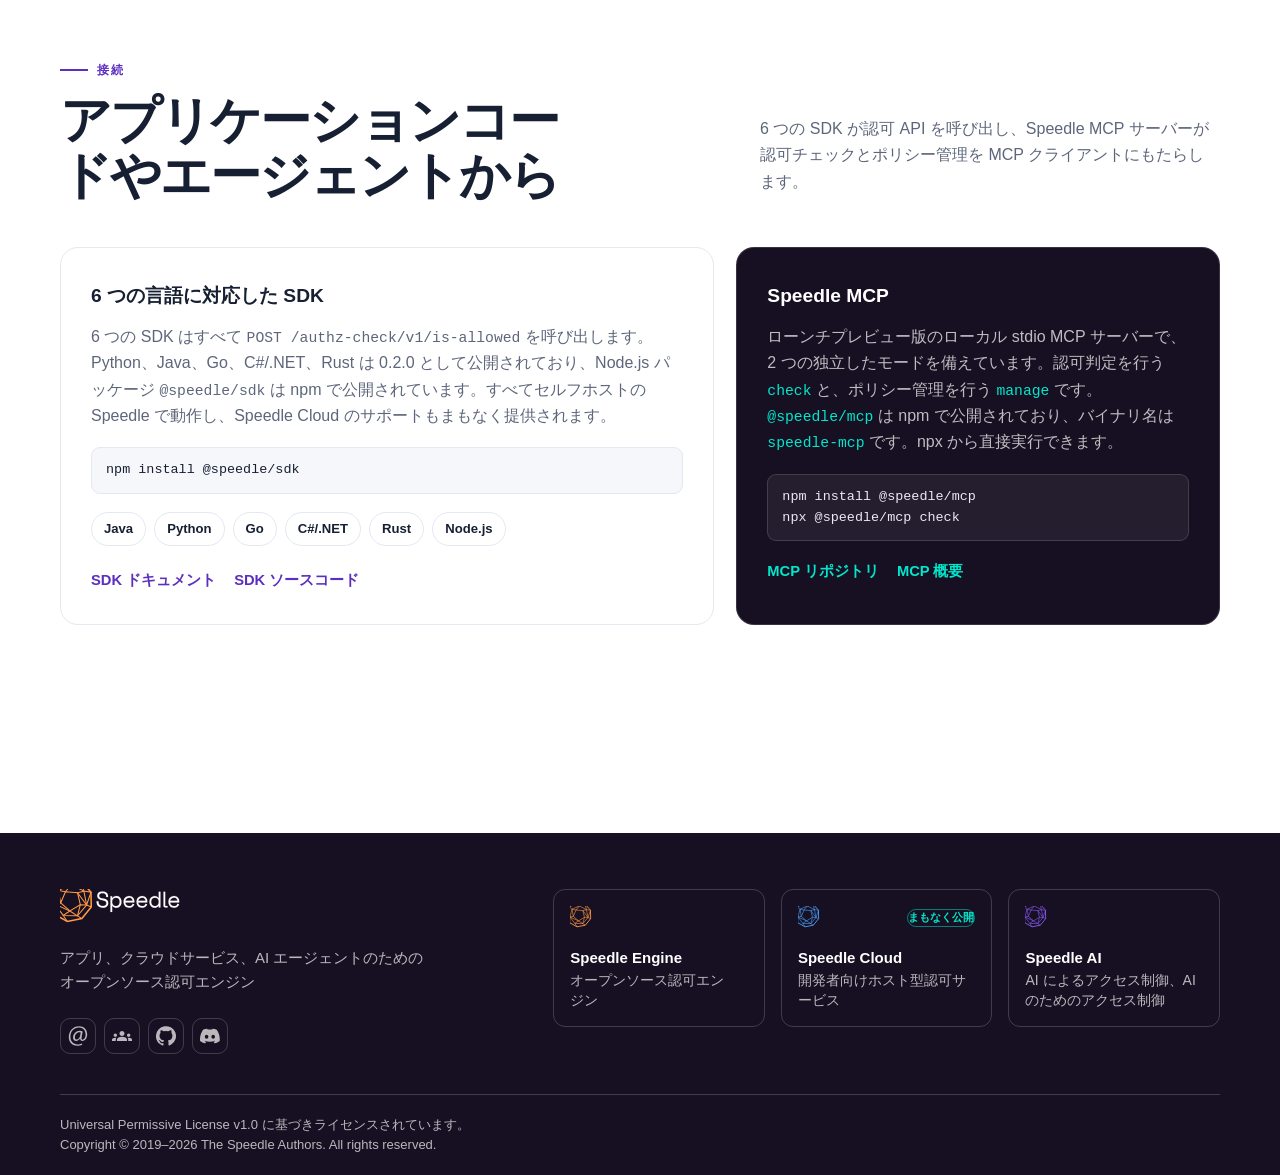
<file: ja/index.html>
<!doctype html>
<html lang="ja">
<head>
<meta charset="utf-8">
<meta name="viewport" content="width=device-width, initial-scale=1">
<title>Speedle — アプリ、クラウドサービス、AI エージェントのためのオープンソース認可エンジン</title>
<meta name="description" content="Speedle は Speedle Engine、Speedle Cloud、Speedle AI を支えるオープンソース認可エンジンです。アプリ、クラウドサービス、AI エージェントに共通の SPDL ポリシーモデルを提供します。">
<meta name="robots" content="noindex, nofollow">
<meta name="color-scheme" content="light">
<meta name="theme-color" content="#1f1142">
<meta property="og:type" content="website">
<meta property="og:site_name" content="Speedle">
<meta property="og:title" content="Speedle — アプリ、クラウドサービス、AI エージェントのためのオープンソース認可エンジン">
<meta property="og:description" content="Speedle は Speedle Engine、Speedle Cloud、Speedle AI を支えるオープンソース認可エンジンです。アプリ、クラウドサービス、AI エージェントに共通の SPDL ポリシーモデルを提供します。">
<meta name="twitter:card" content="summary">
<meta name="twitter:title" content="Speedle — アプリ、クラウドサービス、AI エージェントのためのオープンソース認可エンジン">
<meta name="twitter:description" content="アプリ、クラウドサービス、AI エージェントに共通の SPDL ポリシーモデルを提供します。">
<link rel="icon" href="/favicon.svg" type="image/svg+xml">
<link rel="icon" href="/favicon.ico" sizes="any">
<link rel="apple-touch-icon" href="/apple-touch-icon.png">
<link rel="stylesheet" href="/assets/styles.css">
<script>document.documentElement.classList.add('navigation-js');addEventListener('DOMContentLoaded',function(){if(!document.querySelector('header.site-header.navigation-ready'))document.documentElement.classList.remove('navigation-js')});</script>
<script src="/assets/site.js" defer></script>
<!-- TODO(launch): enable canonical, hreflang, og:url and structured data when this site moves to https://speedle.io/. Preview keeps them commented out so it does not claim the apex.
<link rel="canonical" href="https://speedle.io/ja/">
<link rel="alternate" hreflang="en" href="https://speedle.io/">
<link rel="alternate" hreflang="zh-CN" href="https://speedle.io/zh/">
<link rel="alternate" hreflang="ja" href="https://speedle.io/ja/">
<link rel="alternate" hreflang="ko" href="https://speedle.io/ko/">
<link rel="alternate" hreflang="es" href="https://speedle.io/es/">
<link rel="alternate" hreflang="x-default" href="https://speedle.io/">
<meta property="og:url" content="https://speedle.io/ja/">
<script type="application/ld+json">
{
  "@context": "https://schema.org",
  "@graph": [
    {
      "@type": "Organization",
      "@id": "https://speedle.io/#organization",
      "name": "Speedle",
      "url": "https://speedle.io/",
      "sameAs": [
        "https://github.com/teramoby/speedle-plus",
        "https://engine.speedle.io/",
        "https://cloud.speedle.io/",
        "https://ai.speedle.io/"
      ]
    },
    {
      "@type": "WebSite",
      "@id": "https://speedle.io/ja/#website",
      "url": "https://speedle.io/ja/",
      "name": "Speedle",
      "inLanguage": ["en", "zh-CN", "ja", "ko", "es"],
      "publisher": { "@id": "https://speedle.io/#organization" }
    }
  ]
}
</script>
-->
</head>
<body class="is-preview">
<a class="skip-link" href="#main">コンテンツへスキップ</a>

<svg class="sprite" aria-hidden="true" focusable="false">
  <symbol id="speedle-logo" viewBox="28 27 304 104">
    <g fill="#fff" stroke="#fff" stroke-width="0.3" stroke-linejoin="miter" stroke-miterlimit="3">
      <path d="M162.42,70.73a6.66,6.66,0,0,0-.7-3.1,6.4,6.4,0,0,0-1.89-2.23,8.87,8.87,0,0,0-2.74-1.35,11.31,11.31,0,0,0-3.26-.46A10.25,10.25,0,0,0,151,64a8.34,8.34,0,0,0-2.41,1.11,5.51,5.51,0,0,0-1.68,1.78,4.76,4.76,0,0,0-.62,2.46v.31a5,5,0,0,0,.62,2.56A5.26,5.26,0,0,0,148.74,74a11.47,11.47,0,0,0,3,1.24,36.86,36.86,0,0,0,4.24.85q5.69.88,8.38,3.34a8.51,8.51,0,0,1,2.69,6.6v.62a11.05,11.05,0,0,1-.8,4.27,9,9,0,0,1-2.38,3.34A11.12,11.12,0,0,1,160,96.45a17,17,0,0,1-5.38.78,17.23,17.23,0,0,1-6.13-1A12.41,12.41,0,0,1,144,93.42a12,12,0,0,1-2.72-4.19,14.41,14.41,0,0,1-.93-5.25V82.43h4.35v1.24q0,4.76,2.61,7.14a10.39,10.39,0,0,0,7.27,2.38q4,0,6.08-1.78a6,6,0,0,0,2-4.73v-.31a5,5,0,0,0-2.1-4.35q-2.09-1.5-6.8-2.17a25.76,25.76,0,0,1-4.94-1.11,12.68,12.68,0,0,1-3.75-2,8.25,8.25,0,0,1-2.38-2.92,9.15,9.15,0,0,1-.83-4v-.62a8.54,8.54,0,0,1,.88-3.88,9.25,9.25,0,0,1,2.46-3.05,11.25,11.25,0,0,1,3.78-2,17.23,17.23,0,0,1,10.3.18,12.5,12.5,0,0,1,4.06,2.35,9.75,9.75,0,0,1,2.51,3.47,10.49,10.49,0,0,1,.85,4.17V72.6h-4.35Z"/>
      <path d="M176.19,106.85h-4v-36h4v4h.62a8.87,8.87,0,0,1,3.73-3.55,11.21,11.21,0,0,1,5.17-1.22,11.63,11.63,0,0,1,4.5.88A11.27,11.27,0,0,1,194,73.53a12,12,0,0,1,2.59,4.09,15,15,0,0,1,1,5.54v1a15.53,15.53,0,0,1-.93,5.59A11.71,11.71,0,0,1,194,93.86a10.83,10.83,0,0,1-3.8,2.51,12.48,12.48,0,0,1-4.6.85,11.82,11.82,0,0,1-2.54-.28,10.21,10.21,0,0,1-2.46-.88,10.65,10.65,0,0,1-2.15-1.45,7.69,7.69,0,0,1-1.65-2h-.62Zm8.59-13.45a8.76,8.76,0,0,0,3.41-.65,8.13,8.13,0,0,0,2.72-1.84,8.29,8.29,0,0,0,1.81-2.9,10.71,10.71,0,0,0,.65-3.83v-1a10.35,10.35,0,0,0-.65-3.75,8.61,8.61,0,0,0-1.81-2.9,8.23,8.23,0,0,0-2.74-1.89,8.57,8.57,0,0,0-3.39-.67,8.1,8.1,0,0,0-3.36.7,8.43,8.43,0,0,0-2.72,1.94,9.09,9.09,0,0,0-1.84,3,10.41,10.41,0,0,0-.67,3.8V84a10.54,10.54,0,0,0,.67,3.85,9.07,9.07,0,0,0,1.84,3,8.09,8.09,0,0,0,2.72,1.91A8.37,8.37,0,0,0,184.77,93.4Z"/>
      <path d="M206.56,84.91a9.11,9.11,0,0,0,2.38,6.16,8.19,8.19,0,0,0,6.21,2.33A10.75,10.75,0,0,0,218.3,93a7.36,7.36,0,0,0,2.3-1.14,6.2,6.2,0,0,0,1.55-1.68,9.52,9.52,0,0,0,1-2l3.83,1a11.34,11.34,0,0,1-4,5.82A12.61,12.61,0,0,1,215,97.22a13,13,0,0,1-5-1,11.34,11.34,0,0,1-4-2.72,12.59,12.59,0,0,1-2.59-4.19,14.91,14.91,0,0,1-.93-5.38V82.74a13.06,13.06,0,0,1,1-5,11.94,11.94,0,0,1,2.66-4,12.51,12.51,0,0,1,4-2.64,12.88,12.88,0,0,1,5-1,12,12,0,0,1,5.46,1.16,12.19,12.19,0,0,1,3.78,2.87,11.88,11.88,0,0,1,2.87,7.45v3.31Zm8.59-11a9.13,9.13,0,0,0-3.18.54,8,8,0,0,0-4.4,3.83,8.49,8.49,0,0,0-.9,2.87h16.56a7.36,7.36,0,0,0-2.61-5.28,8.39,8.39,0,0,0-2.54-1.45A8.51,8.51,0,0,0,215.15,73.94Z"/>
      <path d="M236.31,84.91a9.1,9.1,0,0,0,2.38,6.16,8.18,8.18,0,0,0,6.21,2.33,10.75,10.75,0,0,0,3.16-.41,7.36,7.36,0,0,0,2.3-1.14,6.21,6.21,0,0,0,1.55-1.68,9.64,9.64,0,0,0,1-2l3.83,1a11.33,11.33,0,0,1-4,5.82,12.62,12.62,0,0,1-7.89,2.25,13,13,0,0,1-5-1,11.35,11.35,0,0,1-4-2.72,12.63,12.63,0,0,1-2.59-4.19,15,15,0,0,1-.93-5.38V82.74a13.07,13.07,0,0,1,1-5,11.9,11.9,0,0,1,2.66-4,12.48,12.48,0,0,1,4-2.64,12.87,12.87,0,0,1,5-1,12,12,0,0,1,5.46,1.16,12.16,12.16,0,0,1,3.78,2.87,11.9,11.9,0,0,1,2.87,7.45v3.31Zm8.59-11a9.13,9.13,0,0,0-3.18.54,8,8,0,0,0-4.4,3.83,8.44,8.44,0,0,0-.91,2.87H253a7.43,7.43,0,0,0-.8-3,7.33,7.33,0,0,0-1.81-2.28,8.38,8.38,0,0,0-2.53-1.45A8.53,8.53,0,0,0,244.9,73.94Z"/>
      <path d="M283.34,92.57h-.62a7.44,7.44,0,0,1-1.58,2.07,9.28,9.28,0,0,1-2.07,1.45,10.13,10.13,0,0,1-2.35.85,10.69,10.69,0,0,1-2.38.28,13,13,0,0,1-4.81-.88A11.33,11.33,0,0,1,263,89.7a15.36,15.36,0,0,1-1-5.61v-.83a14.86,14.86,0,0,1,1-5.56,12.31,12.31,0,0,1,2.64-4.14A11.11,11.11,0,0,1,269.53,71a12.69,12.69,0,0,1,4.71-.88,10.81,10.81,0,0,1,4.94,1.16,8,8,0,0,1,3.54,3.6h.62V60.28h4V96.5h-4Zm-8.59.83a8.36,8.36,0,0,0,3.36-.67,8.1,8.1,0,0,0,2.72-1.91,9.15,9.15,0,0,0,1.84-3,10.59,10.59,0,0,0,.67-3.85v-.62a10.46,10.46,0,0,0-.67-3.8,9.18,9.18,0,0,0-1.84-3,8.36,8.36,0,0,0-2.74-1.94,8.15,8.15,0,0,0-3.34-.7,8.56,8.56,0,0,0-3.39.67,8,8,0,0,0-2.74,1.91,8.85,8.85,0,0,0-1.81,2.95,10.61,10.61,0,0,0-.65,3.78v.83a10.91,10.91,0,0,0,.65,3.88,8.54,8.54,0,0,0,1.81,2.92,7.94,7.94,0,0,0,2.72,1.86A8.78,8.78,0,0,0,274.75,93.4Z"/>
      <path d="M298.74,96.5a4.42,4.42,0,0,1-3.24-1.09,3.9,3.9,0,0,1-1.1-2.9V60.28h3.93V93.35h5.45V96.5Z"/>
      <path d="M309.82,84.91a9.1,9.1,0,0,0,2.38,6.16,8.18,8.18,0,0,0,6.21,2.33,10.75,10.75,0,0,0,3.16-.41,7.36,7.36,0,0,0,2.3-1.14,6.21,6.21,0,0,0,1.55-1.68,9.64,9.64,0,0,0,1-2l3.83,1a11.33,11.33,0,0,1-4,5.82,12.62,12.62,0,0,1-7.89,2.25,13,13,0,0,1-5-1,11.35,11.35,0,0,1-4-2.72,12.63,12.63,0,0,1-2.59-4.19,15,15,0,0,1-.93-5.38V82.74a13.07,13.07,0,0,1,1-5,11.9,11.9,0,0,1,2.66-4,12.48,12.48,0,0,1,4-2.64,12.87,12.87,0,0,1,5-1,12,12,0,0,1,5.46,1.16,12.16,12.16,0,0,1,3.78,2.87,11.9,11.9,0,0,1,2.87,7.45v3.31Zm8.59-11a9.13,9.13,0,0,0-3.18.54,8,8,0,0,0-4.4,3.83,8.44,8.44,0,0,0-.91,2.87h16.56a7.43,7.43,0,0,0-.8-3,7.33,7.33,0,0,0-1.81-2.28,8.38,8.38,0,0,0-2.53-1.45A8.53,8.53,0,0,0,318.4,73.94Z"/>
    </g>
    <g fill="none" stroke="#ff9a45" stroke-linejoin="miter" stroke-miterlimit="3" stroke-linecap="butt">
      <polygon stroke-width="3.6" points="41.83 47.82 30.67 80.15 42.9 112.09 72.8 128.69 106.38 122.19 127.93 95.63 127.36 61.43 104.94 35.6 71.16 30.23"/>
      <g stroke-width="2.4">
        <polygon points="81.97 43.92 52.19 57.23 44.03 88.8 63.62 114.87 96.22 115.81 117.28 90.9 110.94 58.91"/>
        <polygon points="68.57 60.42 57.6 86.19 78.73 104.59 102.75 90.18 96.47 62.88"/>
        <path d="M41.83 47.82L52.19 57.23 68.57 60.42 81.97 43.92 71.16 30.23 M30.67 80.15L44.03 88.8 42.9 112.09 M52.19 57.23L57.6 86.19 44.03 88.8 78.73 104.59 63.62 114.87 72.8 128.69 M78.73 104.59L96.22 115.81 106.38 122.19 M96.22 115.81L102.75 90.18 117.28 90.9 127.93 95.63 M117.28 90.9L127.36 61.43 110.94 58.91 104.94 35.6 81.97 43.92 M110.94 58.91L96.47 62.88 117.28 90.9"/>
      </g>
    </g>
  </symbol>

  <symbol id="speedle-sphere" viewBox="22 22 114 114">
    <g fill="none" stroke="currentColor" stroke-linejoin="miter" stroke-miterlimit="3" stroke-linecap="butt">
      <polygon stroke-width="3.6" points="41.83 47.82 30.67 80.15 42.9 112.09 72.8 128.69 106.38 122.19 127.93 95.63 127.36 61.43 104.94 35.6 71.16 30.23"/>
      <g stroke-width="2.4">
        <polygon points="81.97 43.92 52.19 57.23 44.03 88.8 63.62 114.87 96.22 115.81 117.28 90.9 110.94 58.91"/>
        <polygon points="68.57 60.42 57.6 86.19 78.73 104.59 102.75 90.18 96.47 62.88"/>
        <path d="M41.83 47.82L52.19 57.23 68.57 60.42 81.97 43.92 71.16 30.23 M30.67 80.15L44.03 88.8 42.9 112.09 M52.19 57.23L57.6 86.19 44.03 88.8 78.73 104.59 63.62 114.87 72.8 128.69 M78.73 104.59L96.22 115.81 106.38 122.19 M96.22 115.81L102.75 90.18 117.28 90.9 127.93 95.63 M117.28 90.9L127.36 61.43 110.94 58.91 104.94 35.6 81.97 43.92 M110.94 58.91L96.47 62.88 117.28 90.9"/>
      </g>
    </g>
  </symbol>

  <symbol id="icon-mail" viewBox="0 0 40 40">
    <path fill="currentColor" d="M28.57,37.26a20.46,20.46,0,0,1-10,2.24c-9.19,0-17-6.73-17-17.48C1.62,10.48,9.63.5,22.07.5c9.75,0,16.31,6.84,16.31,16.2,0,8.4-4.71,13.33-10,13.33-2.25,0-4.32-1.51-4.15-4.93H24c-2,3.31-4.54,4.93-7.91,4.93s-6-2.63-6-7.06A13.23,13.23,0,0,1,23.36,9.69a14.84,14.84,0,0,1,6,1.18L27.45,21c-.84,4.26-.17,6.22,1.68,6.28,2.86.05,6.06-3.76,6.06-10.26,0-8.12-4.88-13.95-13.57-13.95-9.13,0-16.81,7.23-16.81,18.6,0,9.36,6.11,15.13,14.4,15.13a17.49,17.49,0,0,0,8.47-2Zm-3.08-24.2a9.54,9.54,0,0,0-2.8-.4c-4.93,0-8.91,4.65-8.91,10.09,0,2.46,1.23,4.26,3.7,4.26,3.25,0,6.22-4.15,6.83-7.63Z"/>
  </symbol>

  <symbol id="icon-groups" viewBox="0 0 24 24">
    <path fill="currentColor" d="M12,12.75c1.63,0,3.07,0.39,4.24,0.9c1.08,0.48,1.76,1.56,1.76,2.73L18,18H6l0-1.61c0-1.18,0.68-2.26,1.76-2.73 C8.93,13.14,10.37,12.75,12,12.75z M4,13c1.1,0,2-0.9,2-2c0-1.1-0.9-2-2-2s-2,0.9-2,2C2,12.1,2.9,13,4,13z M5.13,14.1 C4.76,14.04,4.39,14,4,14c-0.99,0-1.93,0.21-2.78,0.58C0.48,14.9,0,15.62,0,16.43V18l4.5,0v-1.61C4.5,15.56,4.73,14.78,5.13,14.1z M20,13c1.1,0,2-0.9,2-2c0-1.1-0.9-2-2-2s-2,0.9-2,2C18,12.1,18.9,13,20,13z M24,16.43c0-0.81-0.48-1.53-1.22-1.85 C21.93,14.21,20.99,14,20,14c-0.39,0-0.76,0.04-1.13,0.1c0.4,0.68,0.63,1.46,0.63,2.29V18l4.5,0V16.43z M12,6c1.66,0,3,1.34,3,3 c0,1.66-1.34,3-3,3s-3-1.34-3-3C9,7.34,10.34,6,12,6z"/>
  </symbol>

  <symbol id="icon-github" viewBox="0 0 40 40">
    <path fill="currentColor" d="M23.79,29a35,35,0,0,0,4.08-1.17c2.85-1.15,4.27-3.46,4.72-6.42.35-2.26.32-4.5-1-6.46A3.2,3.2,0,0,1,31,12.44a14.2,14.2,0,0,0-.27-3.29c-.06-.59-.42-.71-1-.65a9.83,9.83,0,0,0-4.1,1.66,1.66,1.66,0,0,1-1.42.22,19.3,19.3,0,0,0-8.62,0,1.78,1.78,0,0,1-1.17-.19A11.78,11.78,0,0,0,10.25,8.5a.8.8,0,0,0-1,.69,7.9,7.9,0,0,0-.16,4,1.35,1.35,0,0,1-.18,1,9.12,9.12,0,0,0,5.22,14.33c.67.15,1.35.25,1.95.36-.32.79-.62,1.59-1,2.38a.92.92,0,0,1-.49.44,4.15,4.15,0,0,1-5.24-1.6,7.44,7.44,0,0,0-1.84-1.83,3.53,3.53,0,0,0-1.74-.36c-.44,0-.72.37-.29.65,1.61,1,2.32,2.69,3.3,4.21s2.67,1.81,4.38,1.76c.58,0,1.16-.11,1.84-.18,0,1.28.05,2.55,0,3.82,0,.71-.78,1-1.64.62a27.39,27.39,0,0,1-4.68-2.37,19.26,19.26,0,0,1-8.61-18A20.06,20.06,0,0,1,38.3,12.14,19.68,19.68,0,0,1,30.47,37a28.64,28.64,0,0,1-3.66,1.76c-1.29.54-1.86.11-1.86-1.26,0-1.63,0-3.25,0-4.87A5.26,5.26,0,0,0,23.79,29Z"/>
  </symbol>

  <symbol id="icon-discord" viewBox="0 0 64 48">
    <path fill="currentColor" d="M40.575 0C39.9562 1.09866 39.4006 2.2352 38.8954 3.397C34.0967 2.67719 29.2096 2.67719 24.3982 3.397C23.9057 2.2352 23.3374 1.09866 22.7186 0C18.2104 0.770324 13.8157 2.12155 9.64839 4.02841C1.38951 16.2652 -0.845688 28.1863 0.265599 39.9432C5.10222 43.517 10.5197 46.2447 16.2909 47.9874C17.5916 46.2447 18.7407 44.3883 19.7257 42.4562C17.8568 41.7616 16.0509 40.8903 14.3208 39.88C14.7755 39.5517 15.2175 39.2107 15.6468 38.8824C25.7873 43.6559 37.5316 43.6559 47.6847 38.8824C48.1141 39.236 48.5561 39.577 49.0107 39.88C47.2806 40.9029 45.4748 41.7616 43.5931 42.4688C44.5781 44.4009 45.7273 46.2573 47.028 48C52.7991 46.2573 58.2167 43.5422 63.0533 39.9684C64.3666 26.3299 60.8055 14.5099 53.6452 4.04104C49.4905 2.13418 45.0959 0.782952 40.5876 0.0252565L40.575 0ZM21.1401 32.7072C18.0209 32.7072 15.4321 29.8785 15.4321 26.3804C15.4321 22.8824 17.9199 20.041 21.1275 20.041C24.3351 20.041 26.886 22.895 26.8354 26.3804C26.7849 29.8658 24.3224 32.7072 21.1401 32.7072ZM42.1788 32.7072C39.047 32.7072 36.4834 29.8785 36.4834 26.3804C36.4834 22.8824 38.9712 20.041 42.1788 20.041C45.3864 20.041 47.9246 22.895 47.8741 26.3804C47.8236 29.8658 45.3611 32.7072 42.1788 32.7072Z"/>
  </symbol>
</svg>

<header class="site-header">
  <div class="wrap nav">
    <div class="brand-group">
      <a class="brand" href="/ja/" aria-label="Speedle ホーム">
        <svg class="brand-logo" viewBox="28 27 304 104" aria-hidden="true" focusable="false"><use href="#speedle-logo"/></svg>
      </a>
      <span class="preview-ribbon">プレビュー</span>
    </div>
    <button class="menu" type="button" aria-expanded="false" aria-controls="site-nav" aria-label="ナビゲーションを開く">☰</button>
    <nav id="site-nav" class="nav-links" aria-label="メインナビゲーション">
      <div class="products">
        <button class="products-button" type="button" aria-haspopup="true" aria-expanded="false" aria-controls="products-panel">プロダクト<svg class="products-chevron" width="10" height="10" viewBox="0 0 10 10" aria-hidden="true" focusable="false"><path d="M2 3.5 5 6.5 8 3.5" fill="none" stroke="currentColor" stroke-width="1.6" stroke-linecap="round" stroke-linejoin="round"/></svg></button>
        <span class="products-heading" aria-hidden="true">プロダクト</span>
        <div class="products-panel" id="products-panel" role="group" aria-label="Speedle プロダクト">
          <a class="product-row" href="https://engine.speedle.io/">
            <svg class="product-sphere product-engine" viewBox="22 22 114 114" aria-hidden="true" focusable="false"><use href="#speedle-sphere"/></svg>
            <span class="product-text"><span class="product-name">Speedle Engine</span><span class="product-desc">オープンソース認可エンジン</span></span>
          </a>
          <a class="product-row" href="https://cloud.speedle.io/">
            <svg class="product-sphere product-cloud" viewBox="22 22 114 114" aria-hidden="true" focusable="false"><use href="#speedle-sphere"/></svg>
            <span class="product-text"><span class="product-name">Speedle Cloud<span class="coming-soon">まもなく公開</span></span><span class="product-desc">開発者向けホスト型認可サービス</span></span>
          </a>
          <a class="product-row" href="https://ai.speedle.io/">
            <svg class="product-sphere product-ai" viewBox="22 22 114 114" aria-hidden="true" focusable="false"><use href="#speedle-sphere"/></svg>
            <span class="product-text"><span class="product-name">Speedle AI</span><span class="product-desc">AI によるアクセス制御、AI のためのアクセス制御</span></span>
          </a>
        </div>
      </div>
      <a href="https://engine.speedle.io/docs/">ドキュメント</a>
      <a href="https://engine.speedle.io/docs/sdks/">SDK</a>
      <div class="languages">
        <button class="languages-button" type="button" aria-haspopup="true" aria-expanded="false" aria-controls="languages-panel">日本語<svg class="languages-chevron" width="10" height="10" viewBox="0 0 10 10" aria-hidden="true" focusable="false"><path d="M2 3.5 5 6.5 8 3.5" fill="none" stroke="currentColor" stroke-width="1.6" stroke-linecap="round" stroke-linejoin="round"/></svg></button>
        <span class="languages-heading" aria-hidden="true">言語</span>
        <div class="languages-panel" id="languages-panel" role="group" aria-label="言語">
          <a class="language-row" href="/" lang="en" hreflang="en">English</a>
          <a class="language-row" href="/ja/" lang="ja" hreflang="ja" aria-current="page">日本語</a>
          <a class="language-row" href="/ko/" lang="ko" hreflang="ko">한국어</a>
          <a class="language-row" href="/es/" lang="es" hreflang="es">Español</a>
          <a class="language-row" href="/zh/" lang="zh-CN" hreflang="zh-CN">中文</a>
        </div>
      </div>
    </nav>
  </div>
</header>

<main id="main">
  <section class="hero" id="top" aria-labelledby="hero-title">
    <div class="wrap hero-grid">
      <div class="hero-copy">
        <span class="eyebrow">Speedle ファミリー</span>
        <h1 id="hero-title">1 つのポリシーモデル。アプリ、サービス、AI エージェントに対応</h1>
        <p class="hero-lead">Speedle は、チーム全員が理解できるポリシー言語 SPDL を中核としたオープンソース認可エンジンです。Speedle Engine で自社運用するほか、無料パブリックベータの Speedle Cloud を試すことや、Speedle AI で同じモデルを AI エージェントへ適用できます。</p>
        <div class="actions">
          <a class="button button-primary" href="#products">プロダクトを見る</a>
          <a class="button button-secondary" href="https://github.com/teramoby/speedle-plus">GitHub で見る</a>
        </div>
      </div>
      <div class="hero-art" aria-hidden="true">
        <div class="family-card">
          <p class="family-kicker">1 つのエンジン</p>
          <div class="family-row">
            <span class="family-sphere sphere-engine"><svg viewBox="22 22 114 114"><use href="#speedle-sphere"/></svg></span>
            <span><span class="family-name">Engine</span><span class="family-role">セルフホスト</span></span>
          </div>
          <div class="family-row">
            <span class="family-sphere sphere-cloud"><svg viewBox="22 22 114 114"><use href="#speedle-sphere"/></svg></span>
            <span><span class="family-name">Cloud</span><span class="family-role">ホスト型</span></span>
          </div>
          <div class="family-row">
            <span class="family-sphere sphere-ai"><svg viewBox="22 22 114 114"><use href="#speedle-sphere"/></svg></span>
            <span><span class="family-name">AI</span><span class="family-role">エージェントとモデリング</span></span>
          </div>
          <p class="family-foot">1 つのポリシー言語 · SPDL</p>
        </div>
      </div>
    </div>
  </section>

  <div class="status">
    <div class="wrap status-inner">
      <div class="status-copy">
        <span class="status-dot" aria-hidden="true"></span>
        <span>Engine v1.6.0 · 6 つの SDK · ブラウザで試せる SPDL プレイグラウンド · Cloud 無料パブリックベータ · AI ポリシーモデラースキル</span>
      </div>
      <a class="text-link" href="https://github.com/teramoby/speedle-plus/releases/tag/v1.6.0">リリースノート</a>
    </div>
  </div>

  <section class="section" id="products" aria-labelledby="products-title">
    <div class="wrap">
      <div class="section-head">
        <div>
          <span class="eyebrow">3 つのプロダクトライン</span>
          <h2 id="products-title">3 つのプロダクト、1 つのポリシーモデル</h2>
        </div>
        <p>すべての Speedle プロダクトで同じ SPDL ポリシーと同じ認可モデルを使用します。実行環境に合わせて最適なものを選択してください。</p>
      </div>

      <div class="product-grid">
        <article class="product-card card-engine">
          <div class="card-top">
            <svg class="product-sphere sphere-engine" viewBox="22 22 114 114" width="44" height="44" aria-hidden="true" focusable="false"><use href="#speedle-sphere"/></svg>
            <span class="pill pill-engine">オープンソース · UPL 1.0</span>
          </div>
          <h3>Speedle Engine</h3>
          <p class="audience">自社のインフラストラクチャ上で認可を実行したいチーム向け。</p>
          <p class="card-body">RBAC および ABAC ポリシーに対応した Go 言語製認可エンジンです。SPDL を評価し、ポリシー管理サービス（PMS）でポリシーを管理し、認可決定サービス（ADS）から決定を提供します。spctl CLI および 6 つの SDK と連携します。</p>
          <p class="card-facts">Go · PMS + ADS · spctl CLI</p>
          <div class="card-actions">
            <a class="card-cta" href="https://engine.speedle.io/quick-start/">Speedle Engine をはじめる <span aria-hidden="true">→</span></a>
            <a class="card-link" href="https://engine.speedle.io/docs/">ドキュメント</a>
          </div>
        </article>

        <article class="product-card card-cloud">
          <div class="card-top">
            <svg class="product-sphere sphere-cloud" viewBox="22 22 114 114" width="44" height="44" aria-hidden="true" focusable="false"><use href="#speedle-sphere"/></svg>
            <span class="pill pill-cloud">無料パブリックベータ · まもなくログイン開始</span>
          </div>
          <h3>Speedle Cloud <span class="card-badge">まもなく公開</span></h3>
          <p class="audience">自前でサーバーを運用することなく、ホスト型の認可 API を利用したい開発者向け。</p>
          <p class="card-body">同じポリシーモデルと SPDL をクラウドでホスト：サービス、ポリシー、トークンを管理するコンソール、プレイグラウンド、IsAllowed API を提供します。現在はサンプルデータを用いたデモを公開しており、まもなくログインが開始され、トークン認証付き API 呼び出しも順次展開されます。</p>
          <p class="card-facts">無料ベータ · 1 サービス · 200 ポリシー · 1 日あたり 10,000 回の呼び出し</p>
          <div class="card-actions">
            <a class="card-cta" href="https://cloud.speedle.io/">Speedle Cloud を見る <span aria-hidden="true">→</span></a>
            <a class="card-link" href="https://engine.speedle.io/docs/cloud/">Cloud ドキュメント</a>
          </div>
        </article>

        <article class="product-card card-ai">
          <div class="card-top">
            <svg class="product-sphere sphere-ai" viewBox="22 22 114 114" width="44" height="44" aria-hidden="true" focusable="false"><use href="#speedle-sphere"/></svg>
            <span class="pill pill-ai">スキル公開中 · MCP プレビュー</span>
          </div>
          <h3>Speedle AI</h3>
          <p class="audience">AI を活用してアクセス権を管理したいチーム、および AI のアクセス先を適切に制御したいチーム向け。</p>
          <p class="card-body">AI でアクセス権を管理：オープンソースのポリシーモデラー Agent Skill により、規程やマニュアルをテスト済みの SPDL モデルへと変換します。AI のアクセス権を制御：データとトレーニング、モデルリリース、権限を考慮した RAG、エージェント、MCP ツール呼び出し、エージェント間呼び出し（A2A）、常設特権ゼロ（ZSP）を SPDL パターンでカバーします。</p>
          <p class="card-note">MCP サーバーはローンチプレビュー段階です。AI パターンは Speedle エンジン上で動作するソリューションパターンです。</p>
          <p class="card-facts">オープンソース Agent Skill · MCP ローンチプレビュー</p>
          <div class="card-actions">
            <a class="card-cta" href="https://ai.speedle.io/">Speedle AI を見る <span aria-hidden="true">→</span></a>
            <a class="card-link" href="https://github.com/teramoby/ai.speedle.io/tree/main/skills/speedle-policy-modeler">ポリシーモデラースキルを試す</a>
          </div>
        </article>
      </div>
    </div>
  </section>

  <section class="section section-soft" id="platform" aria-labelledby="platform-title">
    <div class="wrap">
      <div class="section-head">
        <div>
          <span class="eyebrow">連携の仕組み</span>
          <h2 id="platform-title">最初のサービスから最初のエージェントまで、共通のポリシー</h2>
        </div>
        <p>1 つのエンジン、1 つのポリシー言語、1 つのリクエストモデルが 3 つのプロダクトを結びつけます。Speedle Cloud は Engine と同じ SPDL セマンティクスを実行するため、セルフホストの Speedle から Speedle Cloud へとポリシーをシームレスに移行できます。</p>
      </div>

      <div class="fit-grid">
        <div class="fit-step">
          <span class="step-num" aria-hidden="true">01</span>
          <h3>1 つのエンジン、1 つのポリシー言語</h3>
          <p>Speedle Engine はオープンソースの実装です。Speedle Cloud は同じポリシーモデル、SPDL、決定セマンティクスを実行します。Speedle AI は同じエンジンを AI システムに適用します。</p>
        </div>
        <div class="fit-step">
          <span class="step-num" aria-hidden="true">02</span>
          <h3>セルフホストでもホスト型でも、自由に選択</h3>
          <p>Engine を使って自社インフラ上でフルスタックを実行することも、無料パブリックベータの Cloud を使ってポリシーを保持し IsAllowed リクエストに応答することも可能です。Cloud API は Speedle ADS と互換性があります。</p>
        </div>
        <div class="fit-step">
          <span class="step-num" aria-hidden="true">03</span>
          <h3>その上に AI を追加</h3>
          <p>Speedle AI は、AI 支援によるポリシーモデリングと AI エージェント向けポリシーパターンを追加します。エンジンと Cloud を置き換えるのではなく、その基盤の上に構築されます。</p>
        </div>
      </div>

      <div class="policy-panel">
        <div class="code-window">
          <div class="code-bar">
            <span class="code-dot" aria-hidden="true"></span><span class="code-dot" aria-hidden="true"></span><span class="code-dot" aria-hidden="true"></span>
            <span class="code-name">policy.spdl</span>
          </div>
          <pre><code><span class="cm"># Speedle Cloud demo policies</span>
<span class="kw">grant</span> role reader get /books
<span class="kw">deny</span> user bob delete /books
<span class="kw">grant</span> user alice reader on /books</code></pre>
        </div>
        <div class="policy-copy">
          <p>Speedle Cloud デモの SPDL 例です。Speedle Engine と Speedle Cloud は同じポリシー言語を使用します。</p>
          <a class="text-link" href="https://engine.speedle.io/docs/spdl/">SPDL リファレンスを読む <span aria-hidden="true">→</span></a>
        </div>
      </div>
    </div>
  </section>

  <section class="section" id="connect" aria-labelledby="connect-title">
    <div class="wrap">
      <div class="section-head">
        <div>
          <span class="eyebrow">接続</span>
          <h2 id="connect-title">アプリケーションコードやエージェントから</h2>
        </div>
        <p>6 つの SDK が認可 API を呼び出し、Speedle MCP サーバーが認可チェックとポリシー管理を MCP クライアントにもたらします。</p>
      </div>

      <div class="connect-grid">
        <article class="connect-card">
          <h3>6 つの言語に対応した SDK</h3>
          <p>6 つの SDK はすべて <code>POST /authz-check/v1/is-allowed</code> を呼び出します。Python、Java、Go、C#/.NET、Rust は 0.2.0 として公開されており、Node.js パッケージ <code>@speedle/sdk</code> は npm で公開されています。すべてセルフホストの Speedle で動作し、Speedle Cloud のサポートもまもなく提供されます。</p>
          <pre class="install"><code>npm install @speedle/sdk</code></pre>
          <ul class="chips">
            <li><a class="chip" href="https://engine.speedle.io/docs/sdks/java/">Java</a></li>
            <li><a class="chip" href="https://engine.speedle.io/docs/sdks/python/">Python</a></li>
            <li><a class="chip" href="https://engine.speedle.io/docs/sdks/go/">Go</a></li>
            <li><a class="chip" href="https://engine.speedle.io/docs/sdks/dotnet/">C#/.NET</a></li>
            <li><a class="chip" href="https://engine.speedle.io/docs/sdks/rust/">Rust</a></li>
            <li><a class="chip" href="https://engine.speedle.io/docs/sdks/node/">Node.js</a></li>
          </ul>
          <div class="connect-links">
            <a href="https://engine.speedle.io/docs/sdks/">SDK ドキュメント</a>
            <a href="https://github.com/teramoby/speedle-sdk">SDK ソースコード</a>
          </div>
        </article>

        <article class="connect-card connect-dark">
          <h3>Speedle MCP</h3>
          <p>ローンチプレビュー版のローカル stdio MCP サーバーで、2 つの独立したモードを備えています。認可判定を行う <code>check</code> と、ポリシー管理を行う <code>manage</code> です。<code>@speedle/mcp</code> は npm で公開されており、バイナリ名は <code>speedle-mcp</code> です。npx から直接実行できます。</p>
          <pre class="install"><code>npm install @speedle/mcp
npx @speedle/mcp check</code></pre>
          <div class="connect-links">
            <a href="https://github.com/teramoby/speedle-mcp">MCP リポジトリ</a>
            <a href="https://ai.speedle.io/#mcp">MCP 概要</a>
          </div>
        </article>
      </div>
    </div>
  </section>
</main>

<footer class="site-footer">
  <div class="wrap footer-main">
    <div class="footer-brand">
      <a class="footer-lockup" href="/ja/" aria-label="Speedle ホーム">
        <svg class="footer-logo" viewBox="28 27 304 104" aria-hidden="true" focusable="false"><use href="#speedle-logo"/></svg>
      </a>
      <p class="footer-tagline">アプリ、クラウドサービス、AI エージェントのためのオープンソース認可エンジン</p>
      <nav class="social" aria-label="コミュニティリンク">
        <a href="mailto:contact@speedle.io" aria-label="contact@speedle.io へメールを送信" title="contact@speedle.io"><svg viewBox="0 0 40 40" aria-hidden="true" focusable="false"><use href="#icon-mail"/></svg></a>
        <a href="https://groups.google.com/forum/#!forum/speedle-users" aria-label="Google Groups" title="Google Groups — speedle-users"><svg viewBox="0 0 24 24" aria-hidden="true" focusable="false"><use href="#icon-groups"/></svg></a>
        <a href="https://github.com/teramoby/speedle-plus" aria-label="GitHub"><svg viewBox="0 0 40 40" aria-hidden="true" focusable="false"><use href="#icon-github"/></svg></a>
        <a href="https://discord.gg/uaY2xVsbbT" aria-label="Discord"><svg viewBox="0 0 64 48" aria-hidden="true" focusable="false"><use href="#icon-discord"/></svg></a>
      </nav>
    </div>

    <nav class="footer-family" aria-label="Speedle プロダクト">
      <ul>
        <li>
          <a class="footer-card" href="https://engine.speedle.io/">
            <svg class="product-sphere sphere-engine" viewBox="22 22 114 114" aria-hidden="true" focusable="false"><use href="#speedle-sphere"/></svg>
            <span class="footer-card-name">Speedle Engine</span>
            <span class="footer-card-description">オープンソース認可エンジン</span>
          </a>
        </li>
        <li>
          <a class="footer-card" href="https://cloud.speedle.io/">
            <svg class="product-sphere sphere-cloud" viewBox="22 22 114 114" aria-hidden="true" focusable="false"><use href="#speedle-sphere"/></svg>
            <span class="footer-card-name">Speedle Cloud<span class="coming-soon">まもなく公開</span></span>
            <span class="footer-card-description">開発者向けホスト型認可サービス</span>
          </a>
        </li>
        <li>
          <a class="footer-card" href="https://ai.speedle.io/">
            <svg class="product-sphere sphere-ai" viewBox="22 22 114 114" aria-hidden="true" focusable="false"><use href="#speedle-sphere"/></svg>
            <span class="footer-card-name">Speedle AI</span>
            <span class="footer-card-description">AI によるアクセス制御、AI のためのアクセス制御</span>
          </a>
        </li>
      </ul>
    </nav>
  </div>

  <div class="wrap footer-bar">
    <p class="footer-legal">
      <span>Universal Permissive License v1.0 に基づきライセンスされています。</span>
      <span class="footer-legal-sep"> · </span>
      <span>Copyright © 2019–2026 The Speedle Authors. All rights reserved.</span>
    </p>
  </div>
</footer>
</body>
</html>
</file>
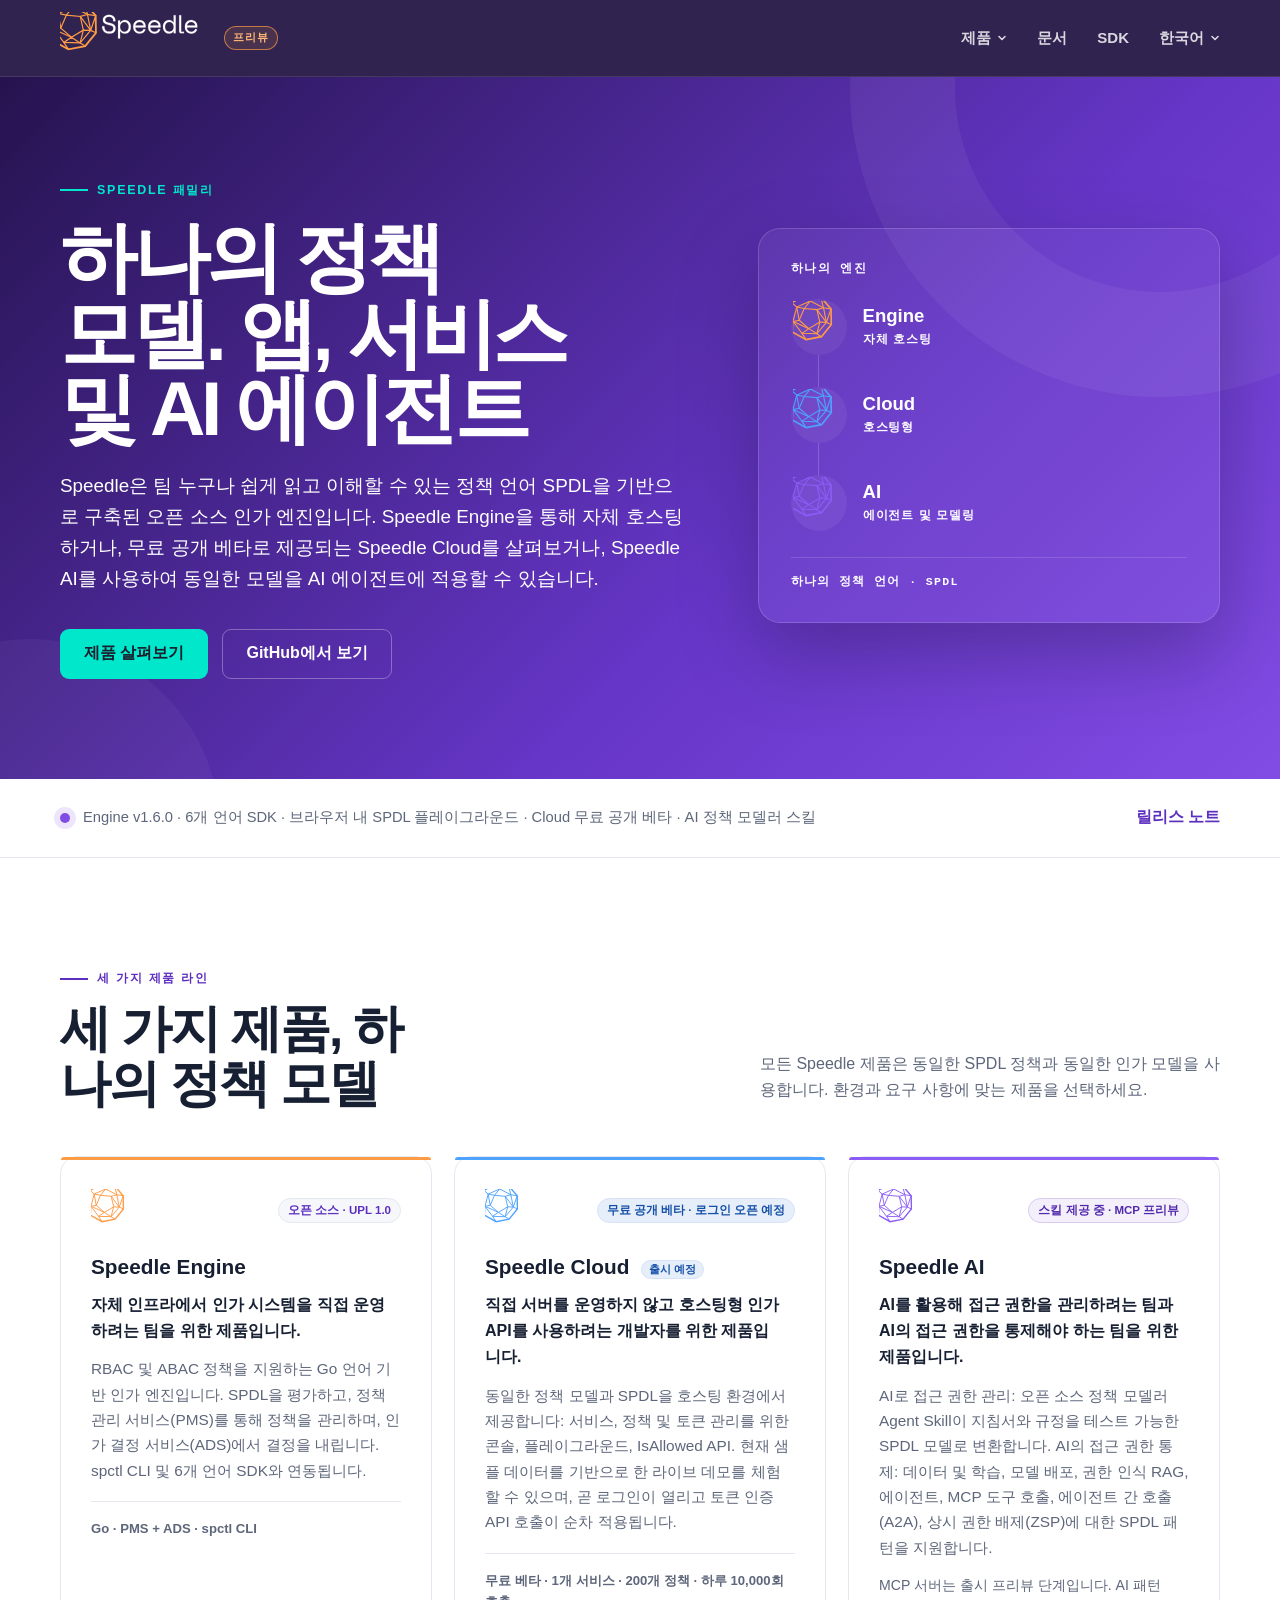
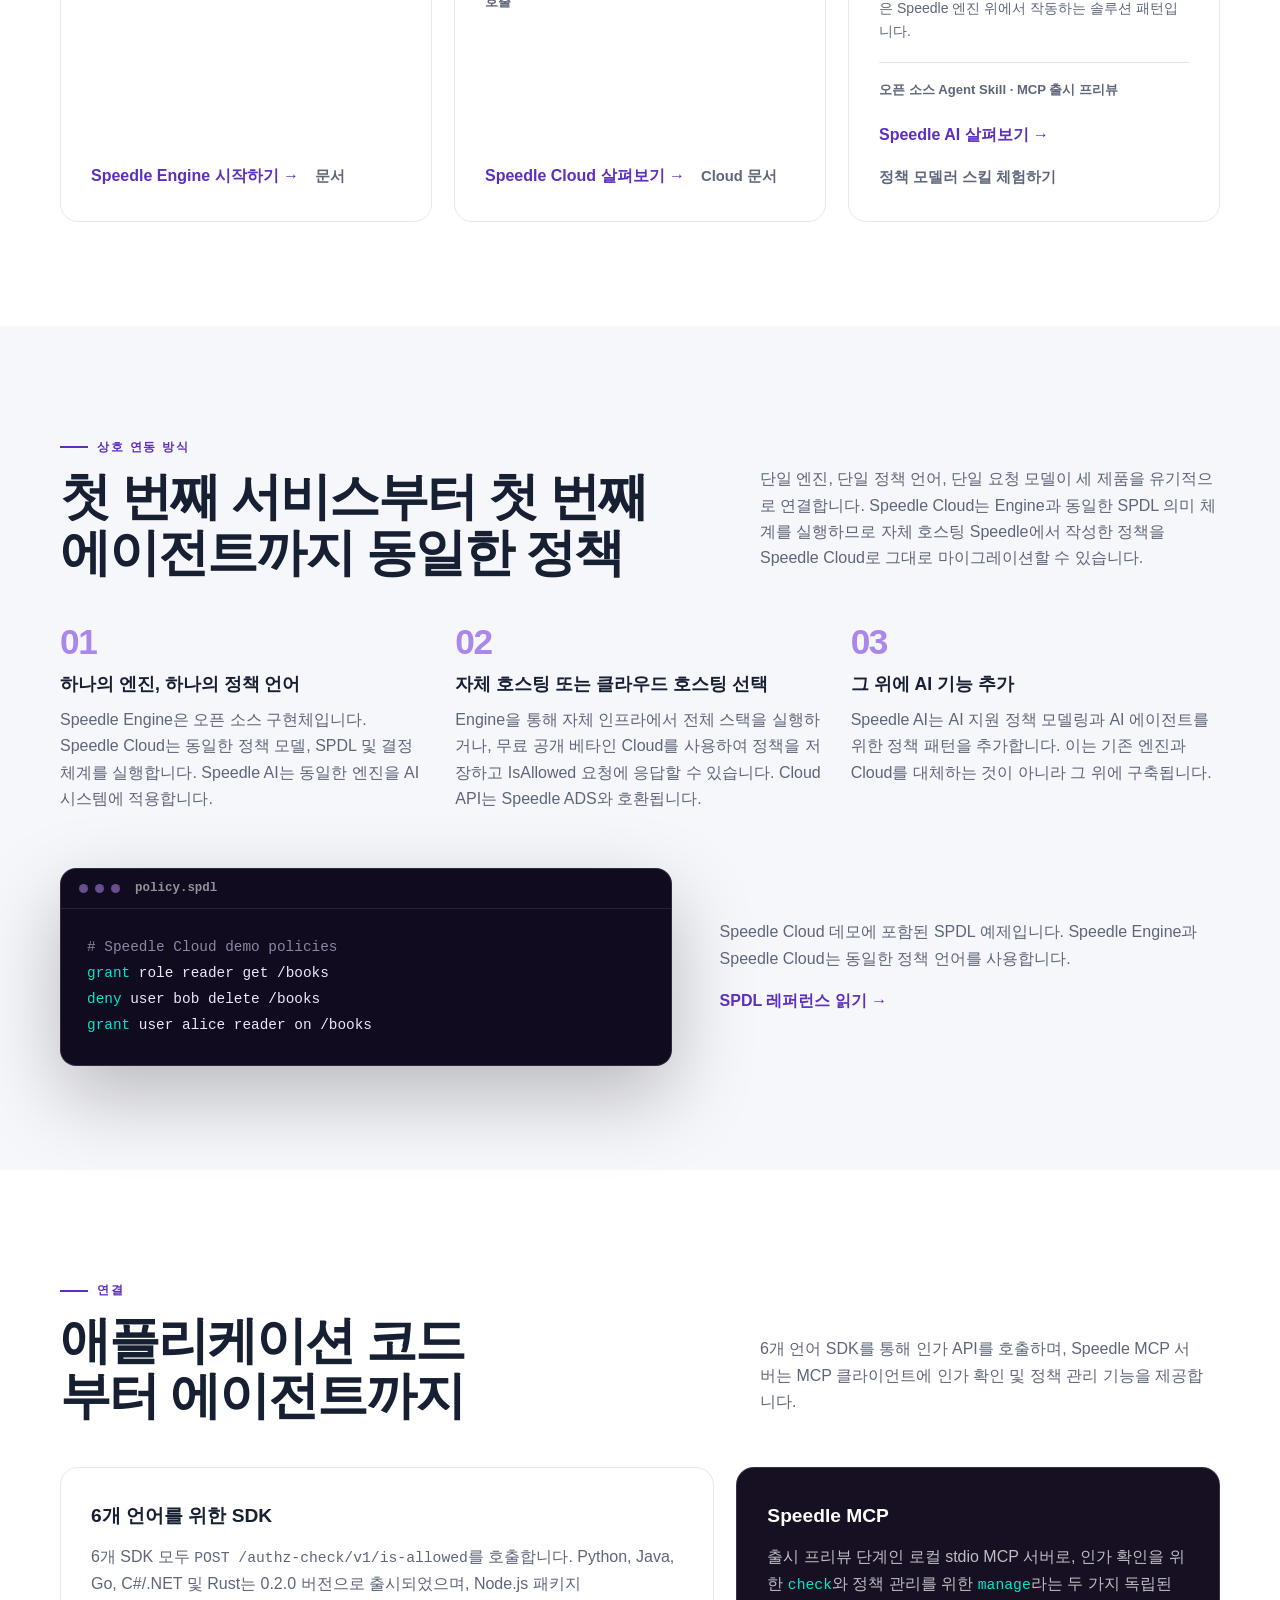
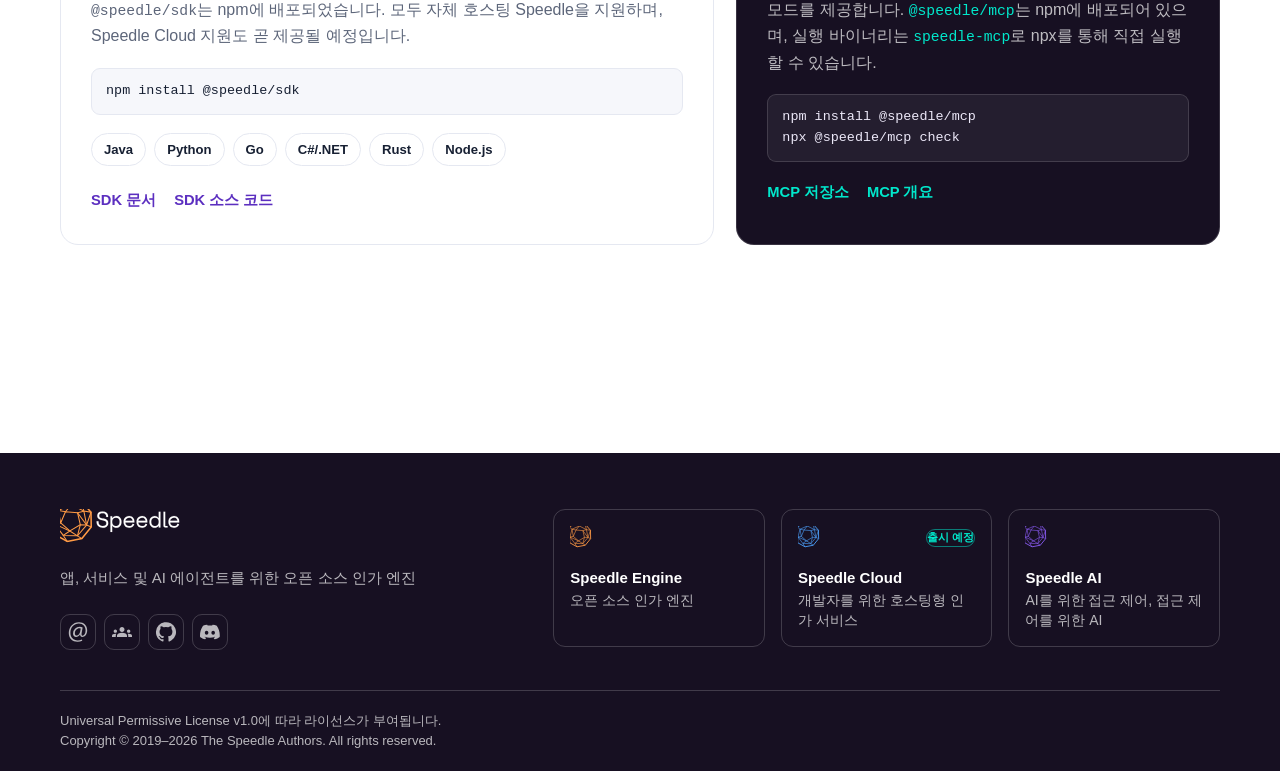
<file: ko/index.html>
<!doctype html>
<html lang="ko">
<head>
<meta charset="utf-8">
<meta name="viewport" content="width=device-width, initial-scale=1">
<title>Speedle — 앱, 서비스 및 AI 에이전트를 위한 오픈 소스 인가 엔진</title>
<meta name="description" content="Speedle은 Speedle Engine, Speedle Cloud 및 Speedle AI를 지원하는 오픈 소스 인가 엔진입니다. 앱, 서비스 및 AI 에이전트를 위한 단일 SPDL 정책 모델을 제공합니다.">
<meta name="robots" content="noindex, nofollow">
<meta name="color-scheme" content="light">
<meta name="theme-color" content="#1f1142">
<meta property="og:type" content="website">
<meta property="og:site_name" content="Speedle">
<meta property="og:title" content="Speedle — 앱, 서비스 및 AI 에이전트를 위한 오픈 소스 인가 엔진">
<meta property="og:description" content="Speedle은 Speedle Engine, Speedle Cloud 및 Speedle AI를 지원하는 오픈 소스 인가 엔진입니다. 앱, 서비스 및 AI 에이전트를 위한 단일 SPDL 정책 모델을 제공합니다.">
<meta name="twitter:card" content="summary">
<meta name="twitter:title" content="Speedle — 앱, 서비스 및 AI 에이전트를 위한 오픈 소스 인가 엔진">
<meta name="twitter:description" content="앱, 서비스 및 AI 에이전트를 위한 단일 SPDL 정책 모델을 제공합니다.">
<link rel="icon" href="/favicon.svg" type="image/svg+xml">
<link rel="icon" href="/favicon.ico" sizes="any">
<link rel="apple-touch-icon" href="/apple-touch-icon.png">
<link rel="stylesheet" href="/assets/styles.css">
<script>document.documentElement.classList.add('navigation-js');addEventListener('DOMContentLoaded',function(){if(!document.querySelector('header.site-header.navigation-ready'))document.documentElement.classList.remove('navigation-js')});</script>
<script src="/assets/site.js" defer></script>
<!-- TODO(launch): enable canonical, hreflang, og:url and structured data when this site moves to https://speedle.io/. Preview keeps them commented out so it does not claim the apex.
<link rel="canonical" href="https://speedle.io/ko/">
<link rel="alternate" hreflang="en" href="https://speedle.io/">
<link rel="alternate" hreflang="zh-CN" href="https://speedle.io/zh/">
<link rel="alternate" hreflang="ja" href="https://speedle.io/ja/">
<link rel="alternate" hreflang="ko" href="https://speedle.io/ko/">
<link rel="alternate" hreflang="es" href="https://speedle.io/es/">
<link rel="alternate" hreflang="x-default" href="https://speedle.io/">
<meta property="og:url" content="https://speedle.io/ko/">
<script type="application/ld+json">
{
  "@context": "https://schema.org",
  "@graph": [
    {
      "@type": "Organization",
      "@id": "https://speedle.io/#organization",
      "name": "Speedle",
      "url": "https://speedle.io/",
      "sameAs": [
        "https://github.com/teramoby/speedle-plus",
        "https://engine.speedle.io/",
        "https://cloud.speedle.io/",
        "https://ai.speedle.io/"
      ]
    },
    {
      "@type": "WebSite",
      "@id": "https://speedle.io/ko/#website",
      "url": "https://speedle.io/ko/",
      "name": "Speedle",
      "inLanguage": ["en", "zh-CN", "ja", "ko", "es"],
      "publisher": { "@id": "https://speedle.io/#organization" }
    }
  ]
}
</script>
-->
</head>
<body class="is-preview">
<a class="skip-link" href="#main">본문으로 건너뛰기</a>

<svg class="sprite" aria-hidden="true" focusable="false">
  <symbol id="speedle-logo" viewBox="28 27 304 104">
    <g fill="#fff" stroke="#fff" stroke-width="0.3" stroke-linejoin="miter" stroke-miterlimit="3">
      <path d="M162.42,70.73a6.66,6.66,0,0,0-.7-3.1,6.4,6.4,0,0,0-1.89-2.23,8.87,8.87,0,0,0-2.74-1.35,11.31,11.31,0,0,0-3.26-.46A10.25,10.25,0,0,0,151,64a8.34,8.34,0,0,0-2.41,1.11,5.51,5.51,0,0,0-1.68,1.78,4.76,4.76,0,0,0-.62,2.46v.31a5,5,0,0,0,.62,2.56A5.26,5.26,0,0,0,148.74,74a11.47,11.47,0,0,0,3,1.24,36.86,36.86,0,0,0,4.24.85q5.69.88,8.38,3.34a8.51,8.51,0,0,1,2.69,6.6v.62a11.05,11.05,0,0,1-.8,4.27,9,9,0,0,1-2.38,3.34A11.12,11.12,0,0,1,160,96.45a17,17,0,0,1-5.38.78,17.23,17.23,0,0,1-6.13-1A12.41,12.41,0,0,1,144,93.42a12,12,0,0,1-2.72-4.19,14.41,14.41,0,0,1-.93-5.25V82.43h4.35v1.24q0,4.76,2.61,7.14a10.39,10.39,0,0,0,7.27,2.38q4,0,6.08-1.78a6,6,0,0,0,2-4.73v-.31a5,5,0,0,0-2.1-4.35q-2.09-1.5-6.8-2.17a25.76,25.76,0,0,1-4.94-1.11,12.68,12.68,0,0,1-3.75-2,8.25,8.25,0,0,1-2.38-2.92,9.15,9.15,0,0,1-.83-4v-.62a8.54,8.54,0,0,1,.88-3.88,9.25,9.25,0,0,1,2.46-3.05,11.25,11.25,0,0,1,3.78-2,17.23,17.23,0,0,1,10.3.18,12.5,12.5,0,0,1,4.06,2.35,9.75,9.75,0,0,1,2.51,3.47,10.49,10.49,0,0,1,.85,4.17V72.6h-4.35Z"/>
      <path d="M176.19,106.85h-4v-36h4v4h.62a8.87,8.87,0,0,1,3.73-3.55,11.21,11.21,0,0,1,5.17-1.22,11.63,11.63,0,0,1,4.5.88A11.27,11.27,0,0,1,194,73.53a12,12,0,0,1,2.59,4.09,15,15,0,0,1,1,5.54v1a15.53,15.53,0,0,1-.93,5.59A11.71,11.71,0,0,1,194,93.86a10.83,10.83,0,0,1-3.8,2.51,12.48,12.48,0,0,1-4.6.85,11.82,11.82,0,0,1-2.54-.28,10.21,10.21,0,0,1-2.46-.88,10.65,10.65,0,0,1-2.15-1.45,7.69,7.69,0,0,1-1.65-2h-.62Zm8.59-13.45a8.76,8.76,0,0,0,3.41-.65,8.13,8.13,0,0,0,2.72-1.84,8.29,8.29,0,0,0,1.81-2.9,10.71,10.71,0,0,0,.65-3.83v-1a10.35,10.35,0,0,0-.65-3.75,8.61,8.61,0,0,0-1.81-2.9,8.23,8.23,0,0,0-2.74-1.89,8.57,8.57,0,0,0-3.39-.67,8.1,8.1,0,0,0-3.36.7,8.43,8.43,0,0,0-2.72,1.94,9.09,9.09,0,0,0-1.84,3,10.41,10.41,0,0,0-.67,3.8V84a10.54,10.54,0,0,0,.67,3.85,9.07,9.07,0,0,0,1.84,3,8.09,8.09,0,0,0,2.72,1.91A8.37,8.37,0,0,0,184.77,93.4Z"/>
      <path d="M206.56,84.91a9.11,9.11,0,0,0,2.38,6.16,8.19,8.19,0,0,0,6.21,2.33A10.75,10.75,0,0,0,218.3,93a7.36,7.36,0,0,0,2.3-1.14,6.2,6.2,0,0,0,1.55-1.68,9.52,9.52,0,0,0,1-2l3.83,1a11.34,11.34,0,0,1-4,5.82A12.61,12.61,0,0,1,215,97.22a13,13,0,0,1-5-1,11.34,11.34,0,0,1-4-2.72,12.59,12.59,0,0,1-2.59-4.19,14.91,14.91,0,0,1-.93-5.38V82.74a13.06,13.06,0,0,1,1-5,11.94,11.94,0,0,1,2.66-4,12.51,12.51,0,0,1,4-2.64,12.88,12.88,0,0,1,5-1,12,12,0,0,1,5.46,1.16,12.19,12.19,0,0,1,3.78,2.87,11.88,11.88,0,0,1,2.87,7.45v3.31Zm8.59-11a9.13,9.13,0,0,0-3.18.54,8,8,0,0,0-4.4,3.83,8.49,8.49,0,0,0-.9,2.87h16.56a7.36,7.36,0,0,0-2.61-5.28,8.39,8.39,0,0,0-2.54-1.45A8.51,8.51,0,0,0,215.15,73.94Z"/>
      <path d="M236.31,84.91a9.1,9.1,0,0,0,2.38,6.16,8.18,8.18,0,0,0,6.21,2.33,10.75,10.75,0,0,0,3.16-.41,7.36,7.36,0,0,0,2.3-1.14,6.21,6.21,0,0,0,1.55-1.68,9.64,9.64,0,0,0,1-2l3.83,1a11.33,11.33,0,0,1-4,5.82,12.62,12.62,0,0,1-7.89,2.25,13,13,0,0,1-5-1,11.35,11.35,0,0,1-4-2.72,12.63,12.63,0,0,1-2.59-4.19,15,15,0,0,1-.93-5.38V82.74a13.07,13.07,0,0,1,1-5,11.9,11.9,0,0,1,2.66-4,12.48,12.48,0,0,1,4-2.64,12.87,12.87,0,0,1,5-1,12,12,0,0,1,5.46,1.16,12.16,12.16,0,0,1,3.78,2.87,11.9,11.9,0,0,1,2.87,7.45v3.31Zm8.59-11a9.13,9.13,0,0,0-3.18.54,8,8,0,0,0-4.4,3.83,8.44,8.44,0,0,0-.91,2.87H253a7.43,7.43,0,0,0-.8-3,7.33,7.33,0,0,0-1.81-2.28,8.38,8.38,0,0,0-2.53-1.45A8.53,8.53,0,0,0,244.9,73.94Z"/>
      <path d="M283.34,92.57h-.62a7.44,7.44,0,0,1-1.58,2.07,9.28,9.28,0,0,1-2.07,1.45,10.13,10.13,0,0,1-2.35.85,10.69,10.69,0,0,1-2.38.28,13,13,0,0,1-4.81-.88A11.33,11.33,0,0,1,263,89.7a15.36,15.36,0,0,1-1-5.61v-.83a14.86,14.86,0,0,1,1-5.56,12.31,12.31,0,0,1,2.64-4.14A11.11,11.11,0,0,1,269.53,71a12.69,12.69,0,0,1,4.71-.88,10.81,10.81,0,0,1,4.94,1.16,8,8,0,0,1,3.54,3.6h.62V60.28h4V96.5h-4Zm-8.59.83a8.36,8.36,0,0,0,3.36-.67,8.1,8.1,0,0,0,2.72-1.91,9.15,9.15,0,0,0,1.84-3,10.59,10.59,0,0,0,.67-3.85v-.62a10.46,10.46,0,0,0-.67-3.8,9.18,9.18,0,0,0-1.84-3,8.36,8.36,0,0,0-2.74-1.94,8.15,8.15,0,0,0-3.34-.7,8.56,8.56,0,0,0-3.39.67,8,8,0,0,0-2.74,1.91,8.85,8.85,0,0,0-1.81,2.95,10.61,10.61,0,0,0-.65,3.78v.83a10.91,10.91,0,0,0,.65,3.88,8.54,8.54,0,0,0,1.81,2.92,7.94,7.94,0,0,0,2.72,1.86A8.78,8.78,0,0,0,274.75,93.4Z"/>
      <path d="M298.74,96.5a4.42,4.42,0,0,1-3.24-1.09,3.9,3.9,0,0,1-1.1-2.9V60.28h3.93V93.35h5.45V96.5Z"/>
      <path d="M309.82,84.91a9.1,9.1,0,0,0,2.38,6.16,8.18,8.18,0,0,0,6.21,2.33,10.75,10.75,0,0,0,3.16-.41,7.36,7.36,0,0,0,2.3-1.14,6.21,6.21,0,0,0,1.55-1.68,9.64,9.64,0,0,0,1-2l3.83,1a11.33,11.33,0,0,1-4,5.82,12.62,12.62,0,0,1-7.89,2.25,13,13,0,0,1-5-1,11.35,11.35,0,0,1-4-2.72,12.63,12.63,0,0,1-2.59-4.19,15,15,0,0,1-.93-5.38V82.74a13.07,13.07,0,0,1,1-5,11.9,11.9,0,0,1,2.66-4,12.48,12.48,0,0,1,4-2.64,12.87,12.87,0,0,1,5-1,12,12,0,0,1,5.46,1.16,12.16,12.16,0,0,1,3.78,2.87,11.9,11.9,0,0,1,2.87,7.45v3.31Zm8.59-11a9.13,9.13,0,0,0-3.18.54,8,8,0,0,0-4.4,3.83,8.44,8.44,0,0,0-.91,2.87h16.56a7.43,7.43,0,0,0-.8-3,7.33,7.33,0,0,0-1.81-2.28,8.38,8.38,0,0,0-2.53-1.45A8.53,8.53,0,0,0,318.4,73.94Z"/>
    </g>
    <g fill="none" stroke="#ff9a45" stroke-linejoin="miter" stroke-miterlimit="3" stroke-linecap="butt">
      <polygon stroke-width="3.6" points="41.83 47.82 30.67 80.15 42.9 112.09 72.8 128.69 106.38 122.19 127.93 95.63 127.36 61.43 104.94 35.6 71.16 30.23"/>
      <g stroke-width="2.4">
        <polygon points="81.97 43.92 52.19 57.23 44.03 88.8 63.62 114.87 96.22 115.81 117.28 90.9 110.94 58.91"/>
        <polygon points="68.57 60.42 57.6 86.19 78.73 104.59 102.75 90.18 96.47 62.88"/>
        <path d="M41.83 47.82L52.19 57.23 68.57 60.42 81.97 43.92 71.16 30.23 M30.67 80.15L44.03 88.8 42.9 112.09 M52.19 57.23L57.6 86.19 44.03 88.8 78.73 104.59 63.62 114.87 72.8 128.69 M78.73 104.59L96.22 115.81 106.38 122.19 M96.22 115.81L102.75 90.18 117.28 90.9 127.93 95.63 M117.28 90.9L127.36 61.43 110.94 58.91 104.94 35.6 81.97 43.92 M110.94 58.91L96.47 62.88 117.28 90.9"/>
      </g>
    </g>
  </symbol>

  <symbol id="speedle-sphere" viewBox="22 22 114 114">
    <g fill="none" stroke="currentColor" stroke-linejoin="miter" stroke-miterlimit="3" stroke-linecap="butt">
      <polygon stroke-width="3.6" points="41.83 47.82 30.67 80.15 42.9 112.09 72.8 128.69 106.38 122.19 127.93 95.63 127.36 61.43 104.94 35.6 71.16 30.23"/>
      <g stroke-width="2.4">
        <polygon points="81.97 43.92 52.19 57.23 44.03 88.8 63.62 114.87 96.22 115.81 117.28 90.9 110.94 58.91"/>
        <polygon points="68.57 60.42 57.6 86.19 78.73 104.59 102.75 90.18 96.47 62.88"/>
        <path d="M41.83 47.82L52.19 57.23 68.57 60.42 81.97 43.92 71.16 30.23 M30.67 80.15L44.03 88.8 42.9 112.09 M52.19 57.23L57.6 86.19 44.03 88.8 78.73 104.59 63.62 114.87 72.8 128.69 M78.73 104.59L96.22 115.81 106.38 122.19 M96.22 115.81L102.75 90.18 117.28 90.9 127.93 95.63 M117.28 90.9L127.36 61.43 110.94 58.91 104.94 35.6 81.97 43.92 M110.94 58.91L96.47 62.88 117.28 90.9"/>
      </g>
    </g>
  </symbol>

  <symbol id="icon-mail" viewBox="0 0 40 40">
    <path fill="currentColor" d="M28.57,37.26a20.46,20.46,0,0,1-10,2.24c-9.19,0-17-6.73-17-17.48C1.62,10.48,9.63.5,22.07.5c9.75,0,16.31,6.84,16.31,16.2,0,8.4-4.71,13.33-10,13.33-2.25,0-4.32-1.51-4.15-4.93H24c-2,3.31-4.54,4.93-7.91,4.93s-6-2.63-6-7.06A13.23,13.23,0,0,1,23.36,9.69a14.84,14.84,0,0,1,6,1.18L27.45,21c-.84,4.26-.17,6.22,1.68,6.28,2.86.05,6.06-3.76,6.06-10.26,0-8.12-4.88-13.95-13.57-13.95-9.13,0-16.81,7.23-16.81,18.6,0,9.36,6.11,15.13,14.4,15.13a17.49,17.49,0,0,0,8.47-2Zm-3.08-24.2a9.54,9.54,0,0,0-2.8-.4c-4.93,0-8.91,4.65-8.91,10.09,0,2.46,1.23,4.26,3.7,4.26,3.25,0,6.22-4.15,6.83-7.63Z"/>
  </symbol>

  <symbol id="icon-groups" viewBox="0 0 24 24">
    <path fill="currentColor" d="M12,12.75c1.63,0,3.07,0.39,4.24,0.9c1.08,0.48,1.76,1.56,1.76,2.73L18,18H6l0-1.61c0-1.18,0.68-2.26,1.76-2.73 C8.93,13.14,10.37,12.75,12,12.75z M4,13c1.1,0,2-0.9,2-2c0-1.1-0.9-2-2-2s-2,0.9-2,2C2,12.1,2.9,13,4,13z M5.13,14.1 C4.76,14.04,4.39,14,4,14c-0.99,0-1.93,0.21-2.78,0.58C0.48,14.9,0,15.62,0,16.43V18l4.5,0v-1.61C4.5,15.56,4.73,14.78,5.13,14.1z M20,13c1.1,0,2-0.9,2-2c0-1.1-0.9-2-2-2s-2,0.9-2,2C18,12.1,18.9,13,20,13z M24,16.43c0-0.81-0.48-1.53-1.22-1.85 C21.93,14.21,20.99,14,20,14c-0.39,0-0.76,0.04-1.13,0.1c0.4,0.68,0.63,1.46,0.63,2.29V18l4.5,0V16.43z M12,6c1.66,0,3,1.34,3,3 c0,1.66-1.34,3-3,3s-3-1.34-3-3C9,7.34,10.34,6,12,6z"/>
  </symbol>

  <symbol id="icon-github" viewBox="0 0 40 40">
    <path fill="currentColor" d="M23.79,29a35,35,0,0,0,4.08-1.17c2.85-1.15,4.27-3.46,4.72-6.42.35-2.26.32-4.5-1-6.46A3.2,3.2,0,0,1,31,12.44a14.2,14.2,0,0,0-.27-3.29c-.06-.59-.42-.71-1-.65a9.83,9.83,0,0,0-4.1,1.66,1.66,1.66,0,0,1-1.42.22,19.3,19.3,0,0,0-8.62,0,1.78,1.78,0,0,1-1.17-.19A11.78,11.78,0,0,0,10.25,8.5a.8.8,0,0,0-1,.69,7.9,7.9,0,0,0-.16,4,1.35,1.35,0,0,1-.18,1,9.12,9.12,0,0,0,5.22,14.33c.67.15,1.35.25,1.95.36-.32.79-.62,1.59-1,2.38a.92.92,0,0,1-.49.44,4.15,4.15,0,0,1-5.24-1.6,7.44,7.44,0,0,0-1.84-1.83,3.53,3.53,0,0,0-1.74-.36c-.44,0-.72.37-.29.65,1.61,1,2.32,2.69,3.3,4.21s2.67,1.81,4.38,1.76c.58,0,1.16-.11,1.84-.18,0,1.28.05,2.55,0,3.82,0,.71-.78,1-1.64.62a27.39,27.39,0,0,1-4.68-2.37,19.26,19.26,0,0,1-8.61-18A20.06,20.06,0,0,1,38.3,12.14,19.68,19.68,0,0,1,30.47,37a28.64,28.64,0,0,1-3.66,1.76c-1.29.54-1.86.11-1.86-1.26,0-1.63,0-3.25,0-4.87A5.26,5.26,0,0,0,23.79,29Z"/>
  </symbol>

  <symbol id="icon-discord" viewBox="0 0 64 48">
    <path fill="currentColor" d="M40.575 0C39.9562 1.09866 39.4006 2.2352 38.8954 3.397C34.0967 2.67719 29.2096 2.67719 24.3982 3.397C23.9057 2.2352 23.3374 1.09866 22.7186 0C18.2104 0.770324 13.8157 2.12155 9.64839 4.02841C1.38951 16.2652 -0.845688 28.1863 0.265599 39.9432C5.10222 43.517 10.5197 46.2447 16.2909 47.9874C17.5916 46.2447 18.7407 44.3883 19.7257 42.4562C17.8568 41.7616 16.0509 40.8903 14.3208 39.88C14.7755 39.5517 15.2175 39.2107 15.6468 38.8824C25.7873 43.6559 37.5316 43.6559 47.6847 38.8824C48.1141 39.236 48.5561 39.577 49.0107 39.88C47.2806 40.9029 45.4748 41.7616 43.5931 42.4688C44.5781 44.4009 45.7273 46.2573 47.028 48C52.7991 46.2573 58.2167 43.5422 63.0533 39.9684C64.3666 26.3299 60.8055 14.5099 53.6452 4.04104C49.4905 2.13418 45.0959 0.782952 40.5876 0.0252565L40.575 0ZM21.1401 32.7072C18.0209 32.7072 15.4321 29.8785 15.4321 26.3804C15.4321 22.8824 17.9199 20.041 21.1275 20.041C24.3351 20.041 26.886 22.895 26.8354 26.3804C26.7849 29.8658 24.3224 32.7072 21.1401 32.7072ZM42.1788 32.7072C39.047 32.7072 36.4834 29.8785 36.4834 26.3804C36.4834 22.8824 38.9712 20.041 42.1788 20.041C45.3864 20.041 47.9246 22.895 47.8741 26.3804C47.8236 29.8658 45.3611 32.7072 42.1788 32.7072Z"/>
  </symbol>
</svg>

<header class="site-header">
  <div class="wrap nav">
    <div class="brand-group">
      <a class="brand" href="/ko/" aria-label="Speedle 홈">
        <svg class="brand-logo" viewBox="28 27 304 104" aria-hidden="true" focusable="false"><use href="#speedle-logo"/></svg>
      </a>
      <span class="preview-ribbon">프리뷰</span>
    </div>
    <button class="menu" type="button" aria-expanded="false" aria-controls="site-nav" aria-label="내비게이션 열기">☰</button>
    <nav id="site-nav" class="nav-links" aria-label="메인 내비게이션">
      <div class="products">
        <button class="products-button" type="button" aria-haspopup="true" aria-expanded="false" aria-controls="products-panel">제품<svg class="products-chevron" width="10" height="10" viewBox="0 0 10 10" aria-hidden="true" focusable="false"><path d="M2 3.5 5 6.5 8 3.5" fill="none" stroke="currentColor" stroke-width="1.6" stroke-linecap="round" stroke-linejoin="round"/></svg></button>
        <span class="products-heading" aria-hidden="true">제품</span>
        <div class="products-panel" id="products-panel" role="group" aria-label="Speedle 제품">
          <a class="product-row" href="https://engine.speedle.io/">
            <svg class="product-sphere product-engine" viewBox="22 22 114 114" aria-hidden="true" focusable="false"><use href="#speedle-sphere"/></svg>
            <span class="product-text"><span class="product-name">Speedle Engine</span><span class="product-desc">오픈 소스 인가 엔진</span></span>
          </a>
          <a class="product-row" href="https://cloud.speedle.io/">
            <svg class="product-sphere product-cloud" viewBox="22 22 114 114" aria-hidden="true" focusable="false"><use href="#speedle-sphere"/></svg>
            <span class="product-text"><span class="product-name">Speedle Cloud<span class="coming-soon">출시 예정</span></span><span class="product-desc">개발자를 위한 호스팅형 인가 서비스</span></span>
          </a>
          <a class="product-row" href="https://ai.speedle.io/">
            <svg class="product-sphere product-ai" viewBox="22 22 114 114" aria-hidden="true" focusable="false"><use href="#speedle-sphere"/></svg>
            <span class="product-text"><span class="product-name">Speedle AI</span><span class="product-desc">AI를 위한 접근 제어, 접근 제어를 위한 AI</span></span>
          </a>
        </div>
      </div>
      <a href="https://engine.speedle.io/docs/">문서</a>
      <a href="https://engine.speedle.io/docs/sdks/">SDK</a>
      <div class="languages">
        <button class="languages-button" type="button" aria-haspopup="true" aria-expanded="false" aria-controls="languages-panel">한국어<svg class="languages-chevron" width="10" height="10" viewBox="0 0 10 10" aria-hidden="true" focusable="false"><path d="M2 3.5 5 6.5 8 3.5" fill="none" stroke="currentColor" stroke-width="1.6" stroke-linecap="round" stroke-linejoin="round"/></svg></button>
        <span class="languages-heading" aria-hidden="true">언어</span>
        <div class="languages-panel" id="languages-panel" role="group" aria-label="언어">
          <a class="language-row" href="/" lang="en" hreflang="en">English</a>
          <a class="language-row" href="/ja/" lang="ja" hreflang="ja">日本語</a>
          <a class="language-row" href="/ko/" lang="ko" hreflang="ko" aria-current="page">한국어</a>
          <a class="language-row" href="/es/" lang="es" hreflang="es">Español</a>
          <a class="language-row" href="/zh/" lang="zh-CN" hreflang="zh-CN">中文</a>
        </div>
      </div>
    </nav>
  </div>
</header>

<main id="main">
  <section class="hero" id="top" aria-labelledby="hero-title">
    <div class="wrap hero-grid">
      <div class="hero-copy">
        <span class="eyebrow">Speedle 패밀리</span>
        <h1 id="hero-title">하나의 정책 모델. 앱, 서비스 및 AI 에이전트</h1>
        <p class="hero-lead">Speedle은 팀 누구나 쉽게 읽고 이해할 수 있는 정책 언어 SPDL을 기반으로 구축된 오픈 소스 인가 엔진입니다. Speedle Engine을 통해 자체 호스팅하거나, 무료 공개 베타로 제공되는 Speedle Cloud를 살펴보거나, Speedle AI를 사용하여 동일한 모델을 AI 에이전트에 적용할 수 있습니다.</p>
        <div class="actions">
          <a class="button button-primary" href="#products">제품 살펴보기</a>
          <a class="button button-secondary" href="https://github.com/teramoby/speedle-plus">GitHub에서 보기</a>
        </div>
      </div>
      <div class="hero-art" aria-hidden="true">
        <div class="family-card">
          <p class="family-kicker">하나의 엔진</p>
          <div class="family-row">
            <span class="family-sphere sphere-engine"><svg viewBox="22 22 114 114"><use href="#speedle-sphere"/></svg></span>
            <span><span class="family-name">Engine</span><span class="family-role">자체 호스팅</span></span>
          </div>
          <div class="family-row">
            <span class="family-sphere sphere-cloud"><svg viewBox="22 22 114 114"><use href="#speedle-sphere"/></svg></span>
            <span><span class="family-name">Cloud</span><span class="family-role">호스팅형</span></span>
          </div>
          <div class="family-row">
            <span class="family-sphere sphere-ai"><svg viewBox="22 22 114 114"><use href="#speedle-sphere"/></svg></span>
            <span><span class="family-name">AI</span><span class="family-role">에이전트 및 모델링</span></span>
          </div>
          <p class="family-foot">하나의 정책 언어 · SPDL</p>
        </div>
      </div>
    </div>
  </section>

  <div class="status">
    <div class="wrap status-inner">
      <div class="status-copy">
        <span class="status-dot" aria-hidden="true"></span>
        <span>Engine v1.6.0 · 6개 언어 SDK · 브라우저 내 SPDL 플레이그라운드 · Cloud 무료 공개 베타 · AI 정책 모델러 스킬</span>
      </div>
      <a class="text-link" href="https://github.com/teramoby/speedle-plus/releases/tag/v1.6.0">릴리스 노트</a>
    </div>
  </div>

  <section class="section" id="products" aria-labelledby="products-title">
    <div class="wrap">
      <div class="section-head">
        <div>
          <span class="eyebrow">세 가지 제품 라인</span>
          <h2 id="products-title">세 가지 제품, 하나의 정책 모델</h2>
        </div>
        <p>모든 Speedle 제품은 동일한 SPDL 정책과 동일한 인가 모델을 사용합니다. 환경과 요구 사항에 맞는 제품을 선택하세요.</p>
      </div>

      <div class="product-grid">
        <article class="product-card card-engine">
          <div class="card-top">
            <svg class="product-sphere sphere-engine" viewBox="22 22 114 114" width="44" height="44" aria-hidden="true" focusable="false"><use href="#speedle-sphere"/></svg>
            <span class="pill pill-engine">오픈 소스 · UPL 1.0</span>
          </div>
          <h3>Speedle Engine</h3>
          <p class="audience">자체 인프라에서 인가 시스템을 직접 운영하려는 팀을 위한 제품입니다.</p>
          <p class="card-body">RBAC 및 ABAC 정책을 지원하는 Go 언어 기반 인가 엔진입니다. SPDL을 평가하고, 정책 관리 서비스(PMS)를 통해 정책을 관리하며, 인가 결정 서비스(ADS)에서 결정을 내립니다. spctl CLI 및 6개 언어 SDK와 연동됩니다.</p>
          <p class="card-facts">Go · PMS + ADS · spctl CLI</p>
          <div class="card-actions">
            <a class="card-cta" href="https://engine.speedle.io/quick-start/">Speedle Engine 시작하기 <span aria-hidden="true">→</span></a>
            <a class="card-link" href="https://engine.speedle.io/docs/">문서</a>
          </div>
        </article>

        <article class="product-card card-cloud">
          <div class="card-top">
            <svg class="product-sphere sphere-cloud" viewBox="22 22 114 114" width="44" height="44" aria-hidden="true" focusable="false"><use href="#speedle-sphere"/></svg>
            <span class="pill pill-cloud">무료 공개 베타 · 로그인 오픈 예정</span>
          </div>
          <h3>Speedle Cloud <span class="card-badge">출시 예정</span></h3>
          <p class="audience">직접 서버를 운영하지 않고 호스팅형 인가 API를 사용하려는 개발자를 위한 제품입니다.</p>
          <p class="card-body">동일한 정책 모델과 SPDL을 호스팅 환경에서 제공합니다: 서비스, 정책 및 토큰 관리를 위한 콘솔, 플레이그라운드, IsAllowed API. 현재 샘플 데이터를 기반으로 한 라이브 데모를 체험할 수 있으며, 곧 로그인이 열리고 토큰 인증 API 호출이 순차 적용됩니다.</p>
          <p class="card-facts">무료 베타 · 1개 서비스 · 200개 정책 · 하루 10,000회 호출</p>
          <div class="card-actions">
            <a class="card-cta" href="https://cloud.speedle.io/">Speedle Cloud 살펴보기 <span aria-hidden="true">→</span></a>
            <a class="card-link" href="https://engine.speedle.io/docs/cloud/">Cloud 문서</a>
          </div>
        </article>

        <article class="product-card card-ai">
          <div class="card-top">
            <svg class="product-sphere sphere-ai" viewBox="22 22 114 114" width="44" height="44" aria-hidden="true" focusable="false"><use href="#speedle-sphere"/></svg>
            <span class="pill pill-ai">스킬 제공 중 · MCP 프리뷰</span>
          </div>
          <h3>Speedle AI</h3>
          <p class="audience">AI를 활용해 접근 권한을 관리하려는 팀과 AI의 접근 권한을 통제해야 하는 팀을 위한 제품입니다.</p>
          <p class="card-body">AI로 접근 권한 관리: 오픈 소스 정책 모델러 Agent Skill이 지침서와 규정을 테스트 가능한 SPDL 모델로 변환합니다. AI의 접근 권한 통제: 데이터 및 학습, 모델 배포, 권한 인식 RAG, 에이전트, MCP 도구 호출, 에이전트 간 호출(A2A), 상시 권한 배제(ZSP)에 대한 SPDL 패턴을 지원합니다.</p>
          <p class="card-note">MCP 서버는 출시 프리뷰 단계입니다. AI 패턴은 Speedle 엔진 위에서 작동하는 솔루션 패턴입니다.</p>
          <p class="card-facts">오픈 소스 Agent Skill · MCP 출시 프리뷰</p>
          <div class="card-actions">
            <a class="card-cta" href="https://ai.speedle.io/">Speedle AI 살펴보기 <span aria-hidden="true">→</span></a>
            <a class="card-link" href="https://github.com/teramoby/ai.speedle.io/tree/main/skills/speedle-policy-modeler">정책 모델러 스킬 체험하기</a>
          </div>
        </article>
      </div>
    </div>
  </section>

  <section class="section section-soft" id="platform" aria-labelledby="platform-title">
    <div class="wrap">
      <div class="section-head">
        <div>
          <span class="eyebrow">상호 연동 방식</span>
          <h2 id="platform-title">첫 번째 서비스부터 첫 번째 에이전트까지 동일한 정책</h2>
        </div>
        <p>단일 엔진, 단일 정책 언어, 단일 요청 모델이 세 제품을 유기적으로 연결합니다. Speedle Cloud는 Engine과 동일한 SPDL 의미 체계를 실행하므로 자체 호스팅 Speedle에서 작성한 정책을 Speedle Cloud로 그대로 마이그레이션할 수 있습니다.</p>
      </div>

      <div class="fit-grid">
        <div class="fit-step">
          <span class="step-num" aria-hidden="true">01</span>
          <h3>하나의 엔진, 하나의 정책 언어</h3>
          <p>Speedle Engine은 오픈 소스 구현체입니다. Speedle Cloud는 동일한 정책 모델, SPDL 및 결정 체계를 실행합니다. Speedle AI는 동일한 엔진을 AI 시스템에 적용합니다.</p>
        </div>
        <div class="fit-step">
          <span class="step-num" aria-hidden="true">02</span>
          <h3>자체 호스팅 또는 클라우드 호스팅 선택</h3>
          <p>Engine을 통해 자체 인프라에서 전체 스택을 실행하거나, 무료 공개 베타인 Cloud를 사용하여 정책을 저장하고 IsAllowed 요청에 응답할 수 있습니다. Cloud API는 Speedle ADS와 호환됩니다.</p>
        </div>
        <div class="fit-step">
          <span class="step-num" aria-hidden="true">03</span>
          <h3>그 위에 AI 기능 추가</h3>
          <p>Speedle AI는 AI 지원 정책 모델링과 AI 에이전트를 위한 정책 패턴을 추가합니다. 이는 기존 엔진과 Cloud를 대체하는 것이 아니라 그 위에 구축됩니다.</p>
        </div>
      </div>

      <div class="policy-panel">
        <div class="code-window">
          <div class="code-bar">
            <span class="code-dot" aria-hidden="true"></span><span class="code-dot" aria-hidden="true"></span><span class="code-dot" aria-hidden="true"></span>
            <span class="code-name">policy.spdl</span>
          </div>
          <pre><code><span class="cm"># Speedle Cloud demo policies</span>
<span class="kw">grant</span> role reader get /books
<span class="kw">deny</span> user bob delete /books
<span class="kw">grant</span> user alice reader on /books</code></pre>
        </div>
        <div class="policy-copy">
          <p>Speedle Cloud 데모에 포함된 SPDL 예제입니다. Speedle Engine과 Speedle Cloud는 동일한 정책 언어를 사용합니다.</p>
          <a class="text-link" href="https://engine.speedle.io/docs/spdl/">SPDL 레퍼런스 읽기 <span aria-hidden="true">→</span></a>
        </div>
      </div>
    </div>
  </section>

  <section class="section" id="connect" aria-labelledby="connect-title">
    <div class="wrap">
      <div class="section-head">
        <div>
          <span class="eyebrow">연결</span>
          <h2 id="connect-title">애플리케이션 코드부터 에이전트까지</h2>
        </div>
        <p>6개 언어 SDK를 통해 인가 API를 호출하며, Speedle MCP 서버는 MCP 클라이언트에 인가 확인 및 정책 관리 기능을 제공합니다.</p>
      </div>

      <div class="connect-grid">
        <article class="connect-card">
          <h3>6개 언어를 위한 SDK</h3>
          <p>6개 SDK 모두 <code>POST /authz-check/v1/is-allowed</code>를 호출합니다. Python, Java, Go, C#/.NET 및 Rust는 0.2.0 버전으로 출시되었으며, Node.js 패키지 <code>@speedle/sdk</code>는 npm에 배포되었습니다. 모두 자체 호스팅 Speedle을 지원하며, Speedle Cloud 지원도 곧 제공될 예정입니다.</p>
          <pre class="install"><code>npm install @speedle/sdk</code></pre>
          <ul class="chips">
            <li><a class="chip" href="https://engine.speedle.io/docs/sdks/java/">Java</a></li>
            <li><a class="chip" href="https://engine.speedle.io/docs/sdks/python/">Python</a></li>
            <li><a class="chip" href="https://engine.speedle.io/docs/sdks/go/">Go</a></li>
            <li><a class="chip" href="https://engine.speedle.io/docs/sdks/dotnet/">C#/.NET</a></li>
            <li><a class="chip" href="https://engine.speedle.io/docs/sdks/rust/">Rust</a></li>
            <li><a class="chip" href="https://engine.speedle.io/docs/sdks/node/">Node.js</a></li>
          </ul>
          <div class="connect-links">
            <a href="https://engine.speedle.io/docs/sdks/">SDK 문서</a>
            <a href="https://github.com/teramoby/speedle-sdk">SDK 소스 코드</a>
          </div>
        </article>

        <article class="connect-card connect-dark">
          <h3>Speedle MCP</h3>
          <p>출시 프리뷰 단계인 로컬 stdio MCP 서버로, 인가 확인을 위한 <code>check</code>와 정책 관리를 위한 <code>manage</code>라는 두 가지 독립된 모드를 제공합니다. <code>@speedle/mcp</code>는 npm에 배포되어 있으며, 실행 바이너리는 <code>speedle-mcp</code>로 npx를 통해 직접 실행할 수 있습니다.</p>
          <pre class="install"><code>npm install @speedle/mcp
npx @speedle/mcp check</code></pre>
          <div class="connect-links">
            <a href="https://github.com/teramoby/speedle-mcp">MCP 저장소</a>
            <a href="https://ai.speedle.io/#mcp">MCP 개요</a>
          </div>
        </article>
      </div>
    </div>
  </section>
</main>

<footer class="site-footer">
  <div class="wrap footer-main">
    <div class="footer-brand">
      <a class="footer-lockup" href="/ko/" aria-label="Speedle 홈">
        <svg class="footer-logo" viewBox="28 27 304 104" aria-hidden="true" focusable="false"><use href="#speedle-logo"/></svg>
      </a>
      <p class="footer-tagline">앱, 서비스 및 AI 에이전트를 위한 오픈 소스 인가 엔진</p>
      <nav class="social" aria-label="커뮤니티 링크">
        <a href="mailto:contact@speedle.io" aria-label="contact@speedle.io로 이메일 보내기" title="contact@speedle.io"><svg viewBox="0 0 40 40" aria-hidden="true" focusable="false"><use href="#icon-mail"/></svg></a>
        <a href="https://groups.google.com/forum/#!forum/speedle-users" aria-label="Google Groups" title="Google Groups — speedle-users"><svg viewBox="0 0 24 24" aria-hidden="true" focusable="false"><use href="#icon-groups"/></svg></a>
        <a href="https://github.com/teramoby/speedle-plus" aria-label="GitHub"><svg viewBox="0 0 40 40" aria-hidden="true" focusable="false"><use href="#icon-github"/></svg></a>
        <a href="https://discord.gg/uaY2xVsbbT" aria-label="Discord"><svg viewBox="0 0 64 48" aria-hidden="true" focusable="false"><use href="#icon-discord"/></svg></a>
      </nav>
    </div>

    <nav class="footer-family" aria-label="Speedle 제품">
      <ul>
        <li>
          <a class="footer-card" href="https://engine.speedle.io/">
            <svg class="product-sphere sphere-engine" viewBox="22 22 114 114" aria-hidden="true" focusable="false"><use href="#speedle-sphere"/></svg>
            <span class="footer-card-name">Speedle Engine</span>
            <span class="footer-card-description">오픈 소스 인가 엔진</span>
          </a>
        </li>
        <li>
          <a class="footer-card" href="https://cloud.speedle.io/">
            <svg class="product-sphere sphere-cloud" viewBox="22 22 114 114" aria-hidden="true" focusable="false"><use href="#speedle-sphere"/></svg>
            <span class="footer-card-name">Speedle Cloud<span class="coming-soon">출시 예정</span></span>
            <span class="footer-card-description">개발자를 위한 호스팅형 인가 서비스</span>
          </a>
        </li>
        <li>
          <a class="footer-card" href="https://ai.speedle.io/">
            <svg class="product-sphere sphere-ai" viewBox="22 22 114 114" aria-hidden="true" focusable="false"><use href="#speedle-sphere"/></svg>
            <span class="footer-card-name">Speedle AI</span>
            <span class="footer-card-description">AI를 위한 접근 제어, 접근 제어를 위한 AI</span>
          </a>
        </li>
      </ul>
    </nav>
  </div>

  <div class="wrap footer-bar">
    <p class="footer-legal">
      <span>Universal Permissive License v1.0에 따라 라이선스가 부여됩니다.</span>
      <span class="footer-legal-sep"> · </span>
      <span>Copyright © 2019–2026 The Speedle Authors. All rights reserved.</span>
    </p>
  </div>
</footer>
</body>
</html>
</file>
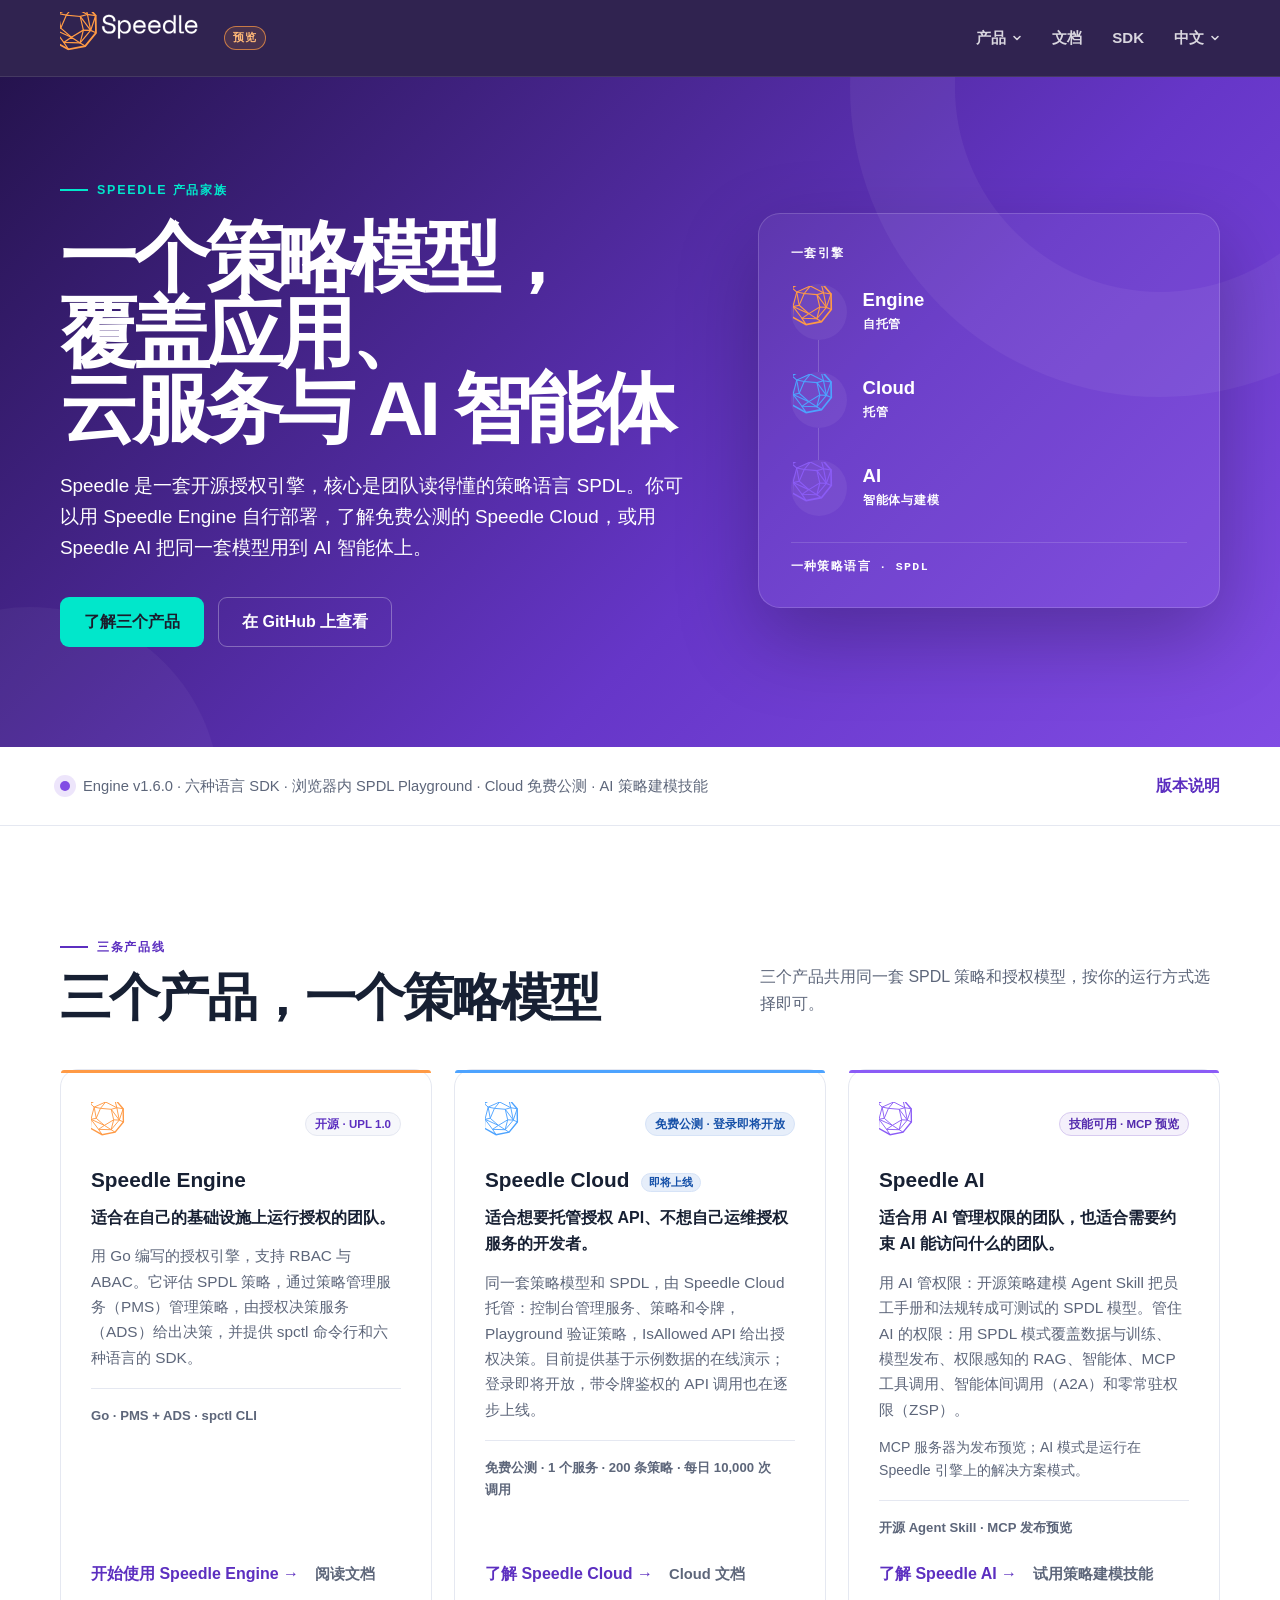
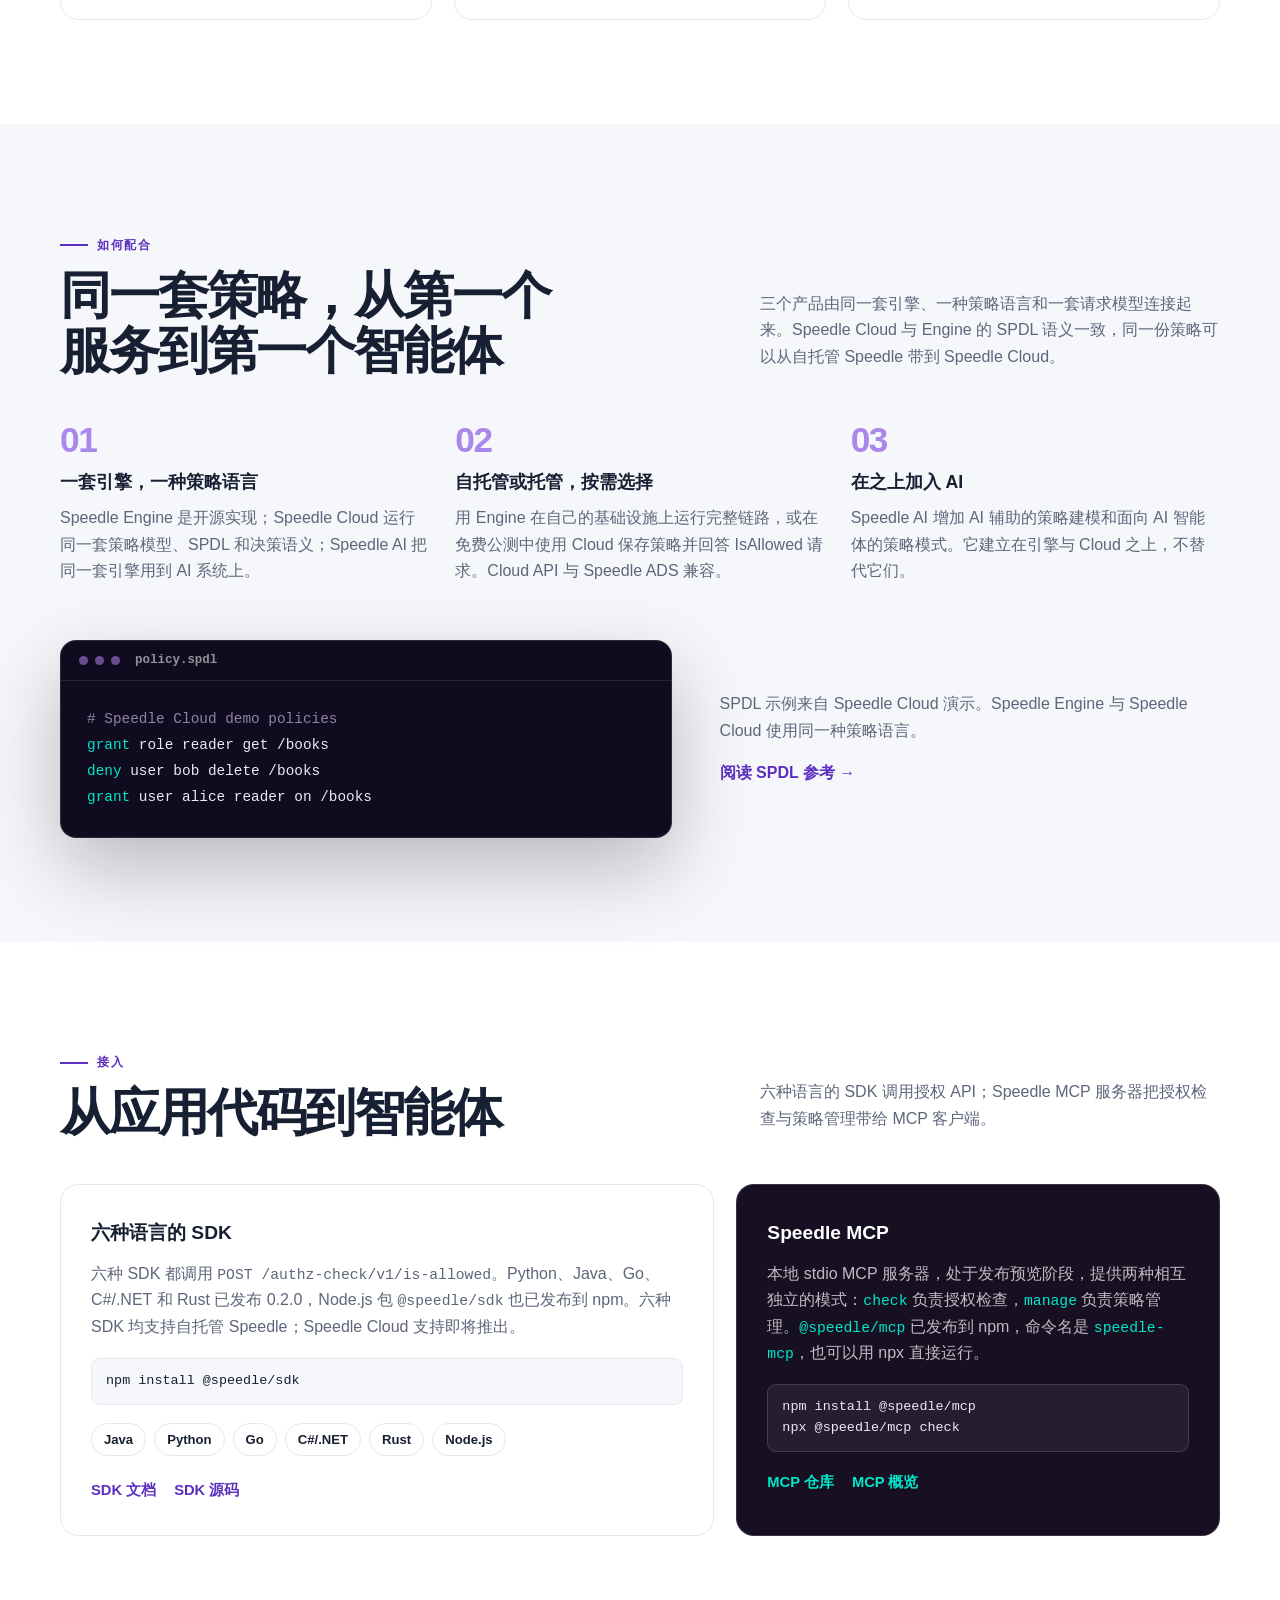
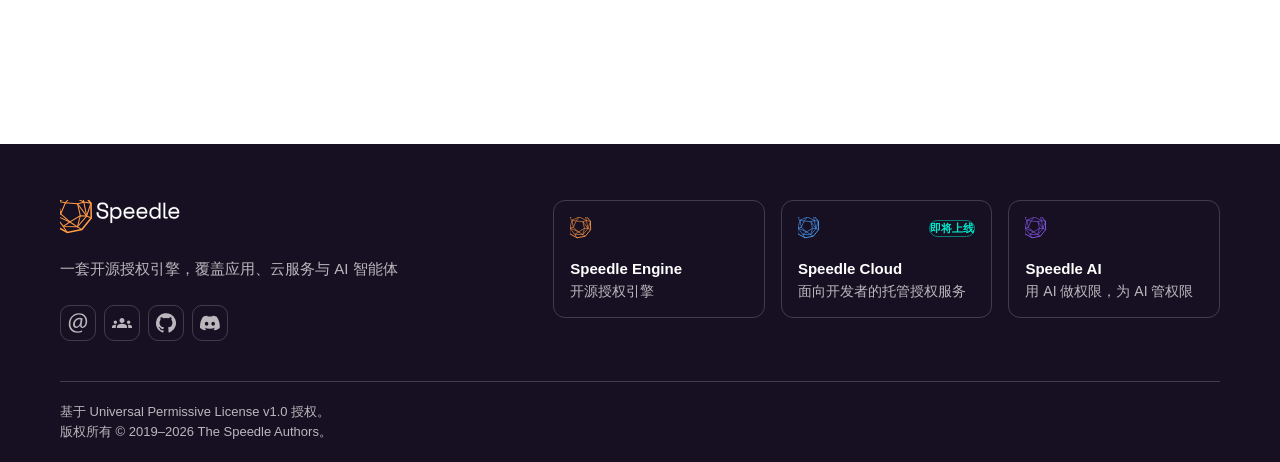
<file: zh/index.html>
<!doctype html>
<html lang="zh-CN">
<head>
<meta charset="utf-8">
<meta name="viewport" content="width=device-width, initial-scale=1">
<title>Speedle — 面向应用、云服务与 AI 智能体的开源授权引擎</title>
<meta name="description" content="Speedle 是开源授权引擎，包含 Speedle Engine、Speedle Cloud 与 Speedle AI，用同一套 SPDL 策略模型覆盖应用、云服务与 AI 智能体。">
<meta name="robots" content="noindex, nofollow">
<meta name="color-scheme" content="light">
<meta name="theme-color" content="#1f1142">
<meta property="og:type" content="website">
<meta property="og:site_name" content="Speedle">
<meta property="og:title" content="Speedle — 面向应用、云服务与 AI 智能体的开源授权引擎">
<meta property="og:description" content="Speedle 是开源授权引擎，包含 Speedle Engine、Speedle Cloud 与 Speedle AI，用同一套 SPDL 策略模型覆盖应用、云服务与 AI 智能体。">
<meta name="twitter:card" content="summary">
<meta name="twitter:title" content="Speedle — 面向应用、云服务与 AI 智能体的开源授权引擎">
<meta name="twitter:description" content="一套 SPDL 策略模型，覆盖应用、云服务与 AI 智能体。">
<link rel="icon" href="/favicon.svg" type="image/svg+xml">
<link rel="icon" href="/favicon.ico" sizes="any">
<link rel="apple-touch-icon" href="/apple-touch-icon.png">
<link rel="stylesheet" href="/assets/styles.css">
<script>document.documentElement.classList.add('navigation-js');addEventListener('DOMContentLoaded',function(){if(!document.querySelector('header.site-header.navigation-ready'))document.documentElement.classList.remove('navigation-js')});</script>
<script src="/assets/site.js" defer></script>
<!-- TODO(launch): enable canonical, hreflang, og:url and structured data when this site moves to https://speedle.io/. Preview keeps them commented out so it does not claim the apex.
<link rel="canonical" href="https://speedle.io/zh/">
<link rel="alternate" hreflang="en" href="https://speedle.io/">
<link rel="alternate" hreflang="zh-CN" href="https://speedle.io/zh/">
<link rel="alternate" hreflang="ja" href="https://speedle.io/ja/">
<link rel="alternate" hreflang="ko" href="https://speedle.io/ko/">
<link rel="alternate" hreflang="es" href="https://speedle.io/es/">
<link rel="alternate" hreflang="x-default" href="https://speedle.io/">
<meta property="og:url" content="https://speedle.io/zh/">
<script type="application/ld+json">
{
  "@context": "https://schema.org",
  "@graph": [
    {
      "@type": "Organization",
      "@id": "https://speedle.io/#organization",
      "name": "Speedle",
      "url": "https://speedle.io/",
      "sameAs": [
        "https://github.com/teramoby/speedle-plus",
        "https://engine.speedle.io/",
        "https://cloud.speedle.io/",
        "https://ai.speedle.io/"
      ]
    },
    {
      "@type": "WebSite",
      "@id": "https://speedle.io/zh/#website",
      "url": "https://speedle.io/zh/",
      "name": "Speedle",
      "inLanguage": ["en", "zh-CN", "ja", "ko", "es"],
      "publisher": { "@id": "https://speedle.io/#organization" }
    }
  ]
}
</script>
-->
</head>
<body class="is-preview">
<a class="skip-link" href="#main">跳到正文</a>

<svg class="sprite" aria-hidden="true" focusable="false">
  <symbol id="speedle-logo" viewBox="28 27 304 104">
    <g fill="#fff" stroke="#fff" stroke-width="0.3" stroke-linejoin="miter" stroke-miterlimit="3">
      <path d="M162.42,70.73a6.66,6.66,0,0,0-.7-3.1,6.4,6.4,0,0,0-1.89-2.23,8.87,8.87,0,0,0-2.74-1.35,11.31,11.31,0,0,0-3.26-.46A10.25,10.25,0,0,0,151,64a8.34,8.34,0,0,0-2.41,1.11,5.51,5.51,0,0,0-1.68,1.78,4.76,4.76,0,0,0-.62,2.46v.31a5,5,0,0,0,.62,2.56A5.26,5.26,0,0,0,148.74,74a11.47,11.47,0,0,0,3,1.24,36.86,36.86,0,0,0,4.24.85q5.69.88,8.38,3.34a8.51,8.51,0,0,1,2.69,6.6v.62a11.05,11.05,0,0,1-.8,4.27,9,9,0,0,1-2.38,3.34A11.12,11.12,0,0,1,160,96.45a17,17,0,0,1-5.38.78,17.23,17.23,0,0,1-6.13-1A12.41,12.41,0,0,1,144,93.42a12,12,0,0,1-2.72-4.19,14.41,14.41,0,0,1-.93-5.25V82.43h4.35v1.24q0,4.76,2.61,7.14a10.39,10.39,0,0,0,7.27,2.38q4,0,6.08-1.78a6,6,0,0,0,2-4.73v-.31a5,5,0,0,0-2.1-4.35q-2.09-1.5-6.8-2.17a25.76,25.76,0,0,1-4.94-1.11,12.68,12.68,0,0,1-3.75-2,8.25,8.25,0,0,1-2.38-2.92,9.15,9.15,0,0,1-.83-4v-.62a8.54,8.54,0,0,1,.88-3.88,9.25,9.25,0,0,1,2.46-3.05,11.25,11.25,0,0,1,3.78-2,17.23,17.23,0,0,1,10.3.18,12.5,12.5,0,0,1,4.06,2.35,9.75,9.75,0,0,1,2.51,3.47,10.49,10.49,0,0,1,.85,4.17V72.6h-4.35Z"/>
      <path d="M176.19,106.85h-4v-36h4v4h.62a8.87,8.87,0,0,1,3.73-3.55,11.21,11.21,0,0,1,5.17-1.22,11.63,11.63,0,0,1,4.5.88A11.27,11.27,0,0,1,194,73.53a12,12,0,0,1,2.59,4.09,15,15,0,0,1,1,5.54v1a15.53,15.53,0,0,1-.93,5.59A11.71,11.71,0,0,1,194,93.86a10.83,10.83,0,0,1-3.8,2.51,12.48,12.48,0,0,1-4.6.85,11.82,11.82,0,0,1-2.54-.28,10.21,10.21,0,0,1-2.46-.88,10.65,10.65,0,0,1-2.15-1.45,7.69,7.69,0,0,1-1.65-2h-.62Zm8.59-13.45a8.76,8.76,0,0,0,3.41-.65,8.13,8.13,0,0,0,2.72-1.84,8.29,8.29,0,0,0,1.81-2.9,10.71,10.71,0,0,0,.65-3.83v-1a10.35,10.35,0,0,0-.65-3.75,8.61,8.61,0,0,0-1.81-2.9,8.23,8.23,0,0,0-2.74-1.89,8.57,8.57,0,0,0-3.39-.67,8.1,8.1,0,0,0-3.36.7,8.43,8.43,0,0,0-2.72,1.94,9.09,9.09,0,0,0-1.84,3,10.41,10.41,0,0,0-.67,3.8V84a10.54,10.54,0,0,0,.67,3.85,9.07,9.07,0,0,0,1.84,3,8.09,8.09,0,0,0,2.72,1.91A8.37,8.37,0,0,0,184.77,93.4Z"/>
      <path d="M206.56,84.91a9.11,9.11,0,0,0,2.38,6.16,8.19,8.19,0,0,0,6.21,2.33A10.75,10.75,0,0,0,218.3,93a7.36,7.36,0,0,0,2.3-1.14,6.2,6.2,0,0,0,1.55-1.68,9.52,9.52,0,0,0,1-2l3.83,1a11.34,11.34,0,0,1-4,5.82A12.61,12.61,0,0,1,215,97.22a13,13,0,0,1-5-1,11.34,11.34,0,0,1-4-2.72,12.59,12.59,0,0,1-2.59-4.19,14.91,14.91,0,0,1-.93-5.38V82.74a13.06,13.06,0,0,1,1-5,11.94,11.94,0,0,1,2.66-4,12.51,12.51,0,0,1,4-2.64,12.88,12.88,0,0,1,5-1,12,12,0,0,1,5.46,1.16,12.19,12.19,0,0,1,3.78,2.87,11.88,11.88,0,0,1,2.87,7.45v3.31Zm8.59-11a9.13,9.13,0,0,0-3.18.54,8,8,0,0,0-4.4,3.83,8.49,8.49,0,0,0-.9,2.87h16.56a7.36,7.36,0,0,0-2.61-5.28,8.39,8.39,0,0,0-2.54-1.45A8.51,8.51,0,0,0,215.15,73.94Z"/>
      <path d="M236.31,84.91a9.1,9.1,0,0,0,2.38,6.16,8.18,8.18,0,0,0,6.21,2.33,10.75,10.75,0,0,0,3.16-.41,7.36,7.36,0,0,0,2.3-1.14,6.21,6.21,0,0,0,1.55-1.68,9.64,9.64,0,0,0,1-2l3.83,1a11.33,11.33,0,0,1-4,5.82,12.62,12.62,0,0,1-7.89,2.25,13,13,0,0,1-5-1,11.35,11.35,0,0,1-4-2.72,12.63,12.63,0,0,1-2.59-4.19,15,15,0,0,1-.93-5.38V82.74a13.07,13.07,0,0,1,1-5,11.9,11.9,0,0,1,2.66-4,12.48,12.48,0,0,1,4-2.64,12.87,12.87,0,0,1,5-1,12,12,0,0,1,5.46,1.16,12.16,12.16,0,0,1,3.78,2.87,11.9,11.9,0,0,1,2.87,7.45v3.31Zm8.59-11a9.13,9.13,0,0,0-3.18.54,8,8,0,0,0-4.4,3.83,8.44,8.44,0,0,0-.91,2.87H253a7.43,7.43,0,0,0-.8-3,7.33,7.33,0,0,0-1.81-2.28,8.38,8.38,0,0,0-2.53-1.45A8.53,8.53,0,0,0,244.9,73.94Z"/>
      <path d="M283.34,92.57h-.62a7.44,7.44,0,0,1-1.58,2.07,9.28,9.28,0,0,1-2.07,1.45,10.13,10.13,0,0,1-2.35.85,10.69,10.69,0,0,1-2.38.28,13,13,0,0,1-4.81-.88A11.33,11.33,0,0,1,263,89.7a15.36,15.36,0,0,1-1-5.61v-.83a14.86,14.86,0,0,1,1-5.56,12.31,12.31,0,0,1,2.64-4.14A11.11,11.11,0,0,1,269.53,71a12.69,12.69,0,0,1,4.71-.88,10.81,10.81,0,0,1,4.94,1.16,8,8,0,0,1,3.54,3.6h.62V60.28h4V96.5h-4Zm-8.59.83a8.36,8.36,0,0,0,3.36-.67,8.1,8.1,0,0,0,2.72-1.91,9.15,9.15,0,0,0,1.84-3,10.59,10.59,0,0,0,.67-3.85v-.62a10.46,10.46,0,0,0-.67-3.8,9.18,9.18,0,0,0-1.84-3,8.36,8.36,0,0,0-2.74-1.94,8.15,8.15,0,0,0-3.34-.7,8.56,8.56,0,0,0-3.39.67,8,8,0,0,0-2.74,1.91,8.85,8.85,0,0,0-1.81,2.95,10.61,10.61,0,0,0-.65,3.78v.83a10.91,10.91,0,0,0,.65,3.88,8.54,8.54,0,0,0,1.81,2.92,7.94,7.94,0,0,0,2.72,1.86A8.78,8.78,0,0,0,274.75,93.4Z"/>
      <path d="M298.74,96.5a4.42,4.42,0,0,1-3.24-1.09,3.9,3.9,0,0,1-1.1-2.9V60.28h3.93V93.35h5.45V96.5Z"/>
      <path d="M309.82,84.91a9.1,9.1,0,0,0,2.38,6.16,8.18,8.18,0,0,0,6.21,2.33,10.75,10.75,0,0,0,3.16-.41,7.36,7.36,0,0,0,2.3-1.14,6.21,6.21,0,0,0,1.55-1.68,9.64,9.64,0,0,0,1-2l3.83,1a11.33,11.33,0,0,1-4,5.82,12.62,12.62,0,0,1-7.89,2.25,13,13,0,0,1-5-1,11.35,11.35,0,0,1-4-2.72,12.63,12.63,0,0,1-2.59-4.19,15,15,0,0,1-.93-5.38V82.74a13.07,13.07,0,0,1,1-5,11.9,11.9,0,0,1,2.66-4,12.48,12.48,0,0,1,4-2.64,12.87,12.87,0,0,1,5-1,12,12,0,0,1,5.46,1.16,12.16,12.16,0,0,1,3.78,2.87,11.9,11.9,0,0,1,2.87,7.45v3.31Zm8.59-11a9.13,9.13,0,0,0-3.18.54,8,8,0,0,0-4.4,3.83,8.44,8.44,0,0,0-.91,2.87h16.56a7.43,7.43,0,0,0-.8-3,7.33,7.33,0,0,0-1.81-2.28,8.38,8.38,0,0,0-2.53-1.45A8.53,8.53,0,0,0,318.4,73.94Z"/>
    </g>
    <g fill="none" stroke="#ff9a45" stroke-linejoin="miter" stroke-miterlimit="3" stroke-linecap="butt">
      <polygon stroke-width="3.6" points="41.83 47.82 30.67 80.15 42.9 112.09 72.8 128.69 106.38 122.19 127.93 95.63 127.36 61.43 104.94 35.6 71.16 30.23"/>
      <g stroke-width="2.4">
        <polygon points="81.97 43.92 52.19 57.23 44.03 88.8 63.62 114.87 96.22 115.81 117.28 90.9 110.94 58.91"/>
        <polygon points="68.57 60.42 57.6 86.19 78.73 104.59 102.75 90.18 96.47 62.88"/>
        <path d="M41.83 47.82L52.19 57.23 68.57 60.42 81.97 43.92 71.16 30.23 M30.67 80.15L44.03 88.8 42.9 112.09 M52.19 57.23L57.6 86.19 44.03 88.8 78.73 104.59 63.62 114.87 72.8 128.69 M78.73 104.59L96.22 115.81 106.38 122.19 M96.22 115.81L102.75 90.18 117.28 90.9 127.93 95.63 M117.28 90.9L127.36 61.43 110.94 58.91 104.94 35.6 81.97 43.92 M110.94 58.91L96.47 62.88 117.28 90.9"/>
      </g>
    </g>
  </symbol>

  <symbol id="speedle-sphere" viewBox="22 22 114 114">
    <g fill="none" stroke="currentColor" stroke-linejoin="miter" stroke-miterlimit="3" stroke-linecap="butt">
      <polygon stroke-width="3.6" points="41.83 47.82 30.67 80.15 42.9 112.09 72.8 128.69 106.38 122.19 127.93 95.63 127.36 61.43 104.94 35.6 71.16 30.23"/>
      <g stroke-width="2.4">
        <polygon points="81.97 43.92 52.19 57.23 44.03 88.8 63.62 114.87 96.22 115.81 117.28 90.9 110.94 58.91"/>
        <polygon points="68.57 60.42 57.6 86.19 78.73 104.59 102.75 90.18 96.47 62.88"/>
        <path d="M41.83 47.82L52.19 57.23 68.57 60.42 81.97 43.92 71.16 30.23 M30.67 80.15L44.03 88.8 42.9 112.09 M52.19 57.23L57.6 86.19 44.03 88.8 78.73 104.59 63.62 114.87 72.8 128.69 M78.73 104.59L96.22 115.81 106.38 122.19 M96.22 115.81L102.75 90.18 117.28 90.9 127.93 95.63 M117.28 90.9L127.36 61.43 110.94 58.91 104.94 35.6 81.97 43.92 M110.94 58.91L96.47 62.88 117.28 90.9"/>
      </g>
    </g>
  </symbol>

  <symbol id="icon-mail" viewBox="0 0 40 40">
    <path fill="currentColor" d="M28.57,37.26a20.46,20.46,0,0,1-10,2.24c-9.19,0-17-6.73-17-17.48C1.62,10.48,9.63.5,22.07.5c9.75,0,16.31,6.84,16.31,16.2,0,8.4-4.71,13.33-10,13.33-2.25,0-4.32-1.51-4.15-4.93H24c-2,3.31-4.54,4.93-7.91,4.93s-6-2.63-6-7.06A13.23,13.23,0,0,1,23.36,9.69a14.84,14.84,0,0,1,6,1.18L27.45,21c-.84,4.26-.17,6.22,1.68,6.28,2.86.05,6.06-3.76,6.06-10.26,0-8.12-4.88-13.95-13.57-13.95-9.13,0-16.81,7.23-16.81,18.6,0,9.36,6.11,15.13,14.4,15.13a17.49,17.49,0,0,0,8.47-2Zm-3.08-24.2a9.54,9.54,0,0,0-2.8-.4c-4.93,0-8.91,4.65-8.91,10.09,0,2.46,1.23,4.26,3.7,4.26,3.25,0,6.22-4.15,6.83-7.63Z"/>
  </symbol>

  <symbol id="icon-groups" viewBox="0 0 24 24">
    <path fill="currentColor" d="M12,12.75c1.63,0,3.07,0.39,4.24,0.9c1.08,0.48,1.76,1.56,1.76,2.73L18,18H6l0-1.61c0-1.18,0.68-2.26,1.76-2.73 C8.93,13.14,10.37,12.75,12,12.75z M4,13c1.1,0,2-0.9,2-2c0-1.1-0.9-2-2-2s-2,0.9-2,2C2,12.1,2.9,13,4,13z M5.13,14.1 C4.76,14.04,4.39,14,4,14c-0.99,0-1.93,0.21-2.78,0.58C0.48,14.9,0,15.62,0,16.43V18l4.5,0v-1.61C4.5,15.56,4.73,14.78,5.13,14.1z M20,13c1.1,0,2-0.9,2-2c0-1.1-0.9-2-2-2s-2,0.9-2,2C18,12.1,18.9,13,20,13z M24,16.43c0-0.81-0.48-1.53-1.22-1.85 C21.93,14.21,20.99,14,20,14c-0.39,0-0.76,0.04-1.13,0.1c0.4,0.68,0.63,1.46,0.63,2.29V18l4.5,0V16.43z M12,6c1.66,0,3,1.34,3,3 c0,1.66-1.34,3-3,3s-3-1.34-3-3C9,7.34,10.34,6,12,6z"/>
  </symbol>

  <symbol id="icon-github" viewBox="0 0 40 40">
    <path fill="currentColor" d="M23.79,29a35,35,0,0,0,4.08-1.17c2.85-1.15,4.27-3.46,4.72-6.42.35-2.26.32-4.5-1-6.46A3.2,3.2,0,0,1,31,12.44a14.2,14.2,0,0,0-.27-3.29c-.06-.59-.42-.71-1-.65a9.83,9.83,0,0,0-4.1,1.66,1.66,1.66,0,0,1-1.42.22,19.3,19.3,0,0,0-8.62,0,1.78,1.78,0,0,1-1.17-.19A11.78,11.78,0,0,0,10.25,8.5a.8.8,0,0,0-1,.69,7.9,7.9,0,0,0-.16,4,1.35,1.35,0,0,1-.18,1,9.12,9.12,0,0,0,5.22,14.33c.67.15,1.35.25,1.95.36-.32.79-.62,1.59-1,2.38a.92.92,0,0,1-.49.44,4.15,4.15,0,0,1-5.24-1.6,7.44,7.44,0,0,0-1.84-1.83,3.53,3.53,0,0,0-1.74-.36c-.44,0-.72.37-.29.65,1.61,1,2.32,2.69,3.3,4.21s2.67,1.81,4.38,1.76c.58,0,1.16-.11,1.84-.18,0,1.28.05,2.55,0,3.82,0,.71-.78,1-1.64.62a27.39,27.39,0,0,1-4.68-2.37,19.26,19.26,0,0,1-8.61-18A20.06,20.06,0,0,1,38.3,12.14,19.68,19.68,0,0,1,30.47,37a28.64,28.64,0,0,1-3.66,1.76c-1.29.54-1.86.11-1.86-1.26,0-1.63,0-3.25,0-4.87A5.26,5.26,0,0,0,23.79,29Z"/>
  </symbol>

  <symbol id="icon-discord" viewBox="0 0 64 48">
    <path fill="currentColor" d="M40.575 0C39.9562 1.09866 39.4006 2.2352 38.8954 3.397C34.0967 2.67719 29.2096 2.67719 24.3982 3.397C23.9057 2.2352 23.3374 1.09866 22.7186 0C18.2104 0.770324 13.8157 2.12155 9.64839 4.02841C1.38951 16.2652 -0.845688 28.1863 0.265599 39.9432C5.10222 43.517 10.5197 46.2447 16.2909 47.9874C17.5916 46.2447 18.7407 44.3883 19.7257 42.4562C17.8568 41.7616 16.0509 40.8903 14.3208 39.88C14.7755 39.5517 15.2175 39.2107 15.6468 38.8824C25.7873 43.6559 37.5316 43.6559 47.6847 38.8824C48.1141 39.236 48.5561 39.577 49.0107 39.88C47.2806 40.9029 45.4748 41.7616 43.5931 42.4688C44.5781 44.4009 45.7273 46.2573 47.028 48C52.7991 46.2573 58.2167 43.5422 63.0533 39.9684C64.3666 26.3299 60.8055 14.5099 53.6452 4.04104C49.4905 2.13418 45.0959 0.782952 40.5876 0.0252565L40.575 0ZM21.1401 32.7072C18.0209 32.7072 15.4321 29.8785 15.4321 26.3804C15.4321 22.8824 17.9199 20.041 21.1275 20.041C24.3351 20.041 26.886 22.895 26.8354 26.3804C26.7849 29.8658 24.3224 32.7072 21.1401 32.7072ZM42.1788 32.7072C39.047 32.7072 36.4834 29.8785 36.4834 26.3804C36.4834 22.8824 38.9712 20.041 42.1788 20.041C45.3864 20.041 47.9246 22.895 47.8741 26.3804C47.8236 29.8658 45.3611 32.7072 42.1788 32.7072Z"/>
  </symbol>
</svg>

<header class="site-header">
  <div class="wrap nav">
    <div class="brand-group">
      <a class="brand" href="/zh/" aria-label="Speedle 首页">
        <svg class="brand-logo" viewBox="28 27 304 104" aria-hidden="true" focusable="false"><use href="#speedle-logo"/></svg>
      </a>
      <span class="preview-ribbon">预览</span>
    </div>
    <button class="menu" type="button" aria-expanded="false" aria-controls="site-nav" aria-label="打开导航">☰</button>
    <nav id="site-nav" class="nav-links" aria-label="主导航">
      <div class="products">
        <button class="products-button" type="button" aria-haspopup="true" aria-expanded="false" aria-controls="products-panel">产品<svg class="products-chevron" width="10" height="10" viewBox="0 0 10 10" aria-hidden="true" focusable="false"><path d="M2 3.5 5 6.5 8 3.5" fill="none" stroke="currentColor" stroke-width="1.6" stroke-linecap="round" stroke-linejoin="round"/></svg></button>
        <span class="products-heading" aria-hidden="true">产品</span>
        <div class="products-panel" id="products-panel" role="group" aria-label="Speedle 产品">
          <a class="product-row" href="https://engine.speedle.io/zh/">
            <svg class="product-sphere product-engine" viewBox="22 22 114 114" aria-hidden="true" focusable="false"><use href="#speedle-sphere"/></svg>
            <span class="product-text"><span class="product-name">Speedle Engine</span><span class="product-desc">开源授权引擎</span></span>
          </a>
          <a class="product-row" href="https://cloud.speedle.io/zh-CN/">
            <svg class="product-sphere product-cloud" viewBox="22 22 114 114" aria-hidden="true" focusable="false"><use href="#speedle-sphere"/></svg>
            <span class="product-text"><span class="product-name">Speedle Cloud<span class="coming-soon">即将上线</span></span><span class="product-desc">面向开发者的托管授权服务</span></span>
          </a>
          <a class="product-row" href="https://ai.speedle.io/zh/">
            <svg class="product-sphere product-ai" viewBox="22 22 114 114" aria-hidden="true" focusable="false"><use href="#speedle-sphere"/></svg>
            <span class="product-text"><span class="product-name">Speedle AI</span><span class="product-desc">用 AI 做权限，为 AI 管权限</span></span>
          </a>
        </div>
      </div>
      <a href="https://engine.speedle.io/zh/docs/">文档</a>
      <a href="https://engine.speedle.io/zh/docs/sdks/">SDK</a>
      <div class="languages">
        <button class="languages-button" type="button" aria-haspopup="true" aria-expanded="false" aria-controls="languages-panel">中文<svg class="languages-chevron" width="10" height="10" viewBox="0 0 10 10" aria-hidden="true" focusable="false"><path d="M2 3.5 5 6.5 8 3.5" fill="none" stroke="currentColor" stroke-width="1.6" stroke-linecap="round" stroke-linejoin="round"/></svg></button>
        <span class="languages-heading" aria-hidden="true">语言</span>
        <div class="languages-panel" id="languages-panel" role="group" aria-label="语言">
          <a class="language-row" href="/" lang="en" hreflang="en">English</a>
          <a class="language-row" href="/ja/" lang="ja" hreflang="ja">日本語</a>
          <a class="language-row" href="/ko/" lang="ko" hreflang="ko">한국어</a>
          <a class="language-row" href="/es/" lang="es" hreflang="es">Español</a>
          <a class="language-row" href="/zh/" lang="zh-CN" hreflang="zh-CN" aria-current="page">中文</a>
        </div>
      </div>
    </nav>
  </div>
</header>

<main id="main">
  <section class="hero" id="top" aria-labelledby="hero-title">
    <div class="wrap hero-grid">
      <div class="hero-copy">
        <span class="eyebrow">Speedle 产品家族</span>
        <h1 id="hero-title">一个策略模型，覆盖应用、云服务与 AI 智能体</h1>
        <p class="hero-lead">Speedle 是一套开源授权引擎，核心是团队读得懂的策略语言 SPDL。你可以用 Speedle Engine 自行部署，了解免费公测的 Speedle Cloud，或用 Speedle AI 把同一套模型用到 AI 智能体上。</p>
        <div class="actions">
          <a class="button button-primary" href="#products">了解三个产品</a>
          <a class="button button-secondary" href="https://github.com/teramoby/speedle-plus">在 GitHub 上查看</a>
        </div>
      </div>
      <div class="hero-art" aria-hidden="true">
        <div class="family-card">
          <p class="family-kicker">一套引擎</p>
          <div class="family-row">
            <span class="family-sphere sphere-engine"><svg viewBox="22 22 114 114"><use href="#speedle-sphere"/></svg></span>
            <span><span class="family-name">Engine</span><span class="family-role">自托管</span></span>
          </div>
          <div class="family-row">
            <span class="family-sphere sphere-cloud"><svg viewBox="22 22 114 114"><use href="#speedle-sphere"/></svg></span>
            <span><span class="family-name">Cloud</span><span class="family-role">托管</span></span>
          </div>
          <div class="family-row">
            <span class="family-sphere sphere-ai"><svg viewBox="22 22 114 114"><use href="#speedle-sphere"/></svg></span>
            <span><span class="family-name">AI</span><span class="family-role">智能体与建模</span></span>
          </div>
          <p class="family-foot">一种策略语言 · SPDL</p>
        </div>
      </div>
    </div>
  </section>

  <div class="status">
    <div class="wrap status-inner">
      <div class="status-copy">
        <span class="status-dot" aria-hidden="true"></span>
        <span>Engine v1.6.0 · 六种语言 SDK · 浏览器内 SPDL Playground · Cloud 免费公测 · AI 策略建模技能</span>
      </div>
      <a class="text-link" href="https://github.com/teramoby/speedle-plus/releases/tag/v1.6.0">版本说明</a>
    </div>
  </div>

  <section class="section" id="products" aria-labelledby="products-title">
    <div class="wrap">
      <div class="section-head">
        <div>
          <span class="eyebrow">三条产品线</span>
          <h2 id="products-title">三个产品，一个策略模型</h2>
        </div>
        <p>三个产品共用同一套 SPDL 策略和授权模型，按你的运行方式选择即可。</p>
      </div>

      <div class="product-grid">
        <article class="product-card card-engine">
          <div class="card-top">
            <svg class="product-sphere sphere-engine" viewBox="22 22 114 114" width="44" height="44" aria-hidden="true" focusable="false"><use href="#speedle-sphere"/></svg>
            <span class="pill pill-engine">开源 · UPL 1.0</span>
          </div>
          <h3>Speedle Engine</h3>
          <p class="audience">适合在自己的基础设施上运行授权的团队。</p>
          <p class="card-body">用 Go 编写的授权引擎，支持 RBAC 与 ABAC。它评估 SPDL 策略，通过策略管理服务（PMS）管理策略，由授权决策服务（ADS）给出决策，并提供 spctl 命令行和六种语言的 SDK。</p>
          <p class="card-facts">Go · PMS + ADS · spctl CLI</p>
          <div class="card-actions">
            <a class="card-cta" href="https://engine.speedle.io/zh/quick-start/">开始使用 Speedle Engine <span aria-hidden="true">→</span></a>
            <a class="card-link" href="https://engine.speedle.io/zh/docs/">阅读文档</a>
          </div>
        </article>

        <article class="product-card card-cloud">
          <div class="card-top">
            <svg class="product-sphere sphere-cloud" viewBox="22 22 114 114" width="44" height="44" aria-hidden="true" focusable="false"><use href="#speedle-sphere"/></svg>
            <span class="pill pill-cloud">免费公测 · 登录即将开放</span>
          </div>
          <h3>Speedle Cloud <span class="card-badge">即将上线</span></h3>
          <p class="audience">适合想要托管授权 API、不想自己运维授权服务的开发者。</p>
          <p class="card-body">同一套策略模型和 SPDL，由 Speedle Cloud 托管：控制台管理服务、策略和令牌，Playground 验证策略，IsAllowed API 给出授权决策。目前提供基于示例数据的在线演示；登录即将开放，带令牌鉴权的 API 调用也在逐步上线。</p>
          <p class="card-facts">免费公测 · 1 个服务 · 200 条策略 · 每日 10,000 次调用</p>
          <div class="card-actions">
            <a class="card-cta" href="https://cloud.speedle.io/zh-CN/">了解 Speedle Cloud <span aria-hidden="true">→</span></a>
            <a class="card-link" href="https://engine.speedle.io/zh/docs/cloud/">Cloud 文档</a>
          </div>
        </article>

        <article class="product-card card-ai">
          <div class="card-top">
            <svg class="product-sphere sphere-ai" viewBox="22 22 114 114" width="44" height="44" aria-hidden="true" focusable="false"><use href="#speedle-sphere"/></svg>
            <span class="pill pill-ai">技能可用 · MCP 预览</span>
          </div>
          <h3>Speedle AI</h3>
          <p class="audience">适合用 AI 管理权限的团队，也适合需要约束 AI 能访问什么的团队。</p>
          <p class="card-body">用 AI 管权限：开源策略建模 Agent Skill 把员工手册和法规转成可测试的 SPDL 模型。管住 AI 的权限：用 SPDL 模式覆盖数据与训练、模型发布、权限感知的 RAG、智能体、MCP 工具调用、智能体间调用（A2A）和零常驻权限（ZSP）。</p>
          <p class="card-note">MCP 服务器为发布预览；AI 模式是运行在 Speedle 引擎上的解决方案模式。</p>
          <p class="card-facts">开源 Agent Skill · MCP 发布预览</p>
          <div class="card-actions">
            <a class="card-cta" href="https://ai.speedle.io/zh/">了解 Speedle AI <span aria-hidden="true">→</span></a>
            <a class="card-link" href="https://github.com/teramoby/ai.speedle.io/tree/main/skills/speedle-policy-modeler">试用策略建模技能</a>
          </div>
        </article>
      </div>
    </div>
  </section>

  <section class="section section-soft" id="platform" aria-labelledby="platform-title">
    <div class="wrap">
      <div class="section-head">
        <div>
          <span class="eyebrow">如何配合</span>
          <h2 id="platform-title">同一套策略，从第一个服务到第一个智能体</h2>
        </div>
        <p>三个产品由同一套引擎、一种策略语言和一套请求模型连接起来。Speedle Cloud 与 Engine 的 SPDL 语义一致，同一份策略可以从自托管 Speedle 带到 Speedle Cloud。</p>
      </div>

      <div class="fit-grid">
        <div class="fit-step">
          <span class="step-num" aria-hidden="true">01</span>
          <h3>一套引擎，一种策略语言</h3>
          <p>Speedle Engine 是开源实现；Speedle Cloud 运行同一套策略模型、SPDL 和决策语义；Speedle AI 把同一套引擎用到 AI 系统上。</p>
        </div>
        <div class="fit-step">
          <span class="step-num" aria-hidden="true">02</span>
          <h3>自托管或托管，按需选择</h3>
          <p>用 Engine 在自己的基础设施上运行完整链路，或在免费公测中使用 Cloud 保存策略并回答 IsAllowed 请求。Cloud API 与 Speedle ADS 兼容。</p>
        </div>
        <div class="fit-step">
          <span class="step-num" aria-hidden="true">03</span>
          <h3>在之上加入 AI</h3>
          <p>Speedle AI 增加 AI 辅助的策略建模和面向 AI 智能体的策略模式。它建立在引擎与 Cloud 之上，不替代它们。</p>
        </div>
      </div>

      <div class="policy-panel">
        <div class="code-window">
          <div class="code-bar">
            <span class="code-dot" aria-hidden="true"></span><span class="code-dot" aria-hidden="true"></span><span class="code-dot" aria-hidden="true"></span>
            <span class="code-name">policy.spdl</span>
          </div>
          <pre><code><span class="cm"># Speedle Cloud demo policies</span>
<span class="kw">grant</span> role reader get /books
<span class="kw">deny</span> user bob delete /books
<span class="kw">grant</span> user alice reader on /books</code></pre>
        </div>
        <div class="policy-copy">
          <p>SPDL 示例来自 Speedle Cloud 演示。Speedle Engine 与 Speedle Cloud 使用同一种策略语言。</p>
          <a class="text-link" href="https://engine.speedle.io/zh/docs/spdl/">阅读 SPDL 参考 <span aria-hidden="true">→</span></a>
        </div>
      </div>
    </div>
  </section>

  <section class="section" id="connect" aria-labelledby="connect-title">
    <div class="wrap">
      <div class="section-head">
        <div>
          <span class="eyebrow">接入</span>
          <h2 id="connect-title">从应用代码到智能体</h2>
        </div>
        <p>六种语言的 SDK 调用授权 API；Speedle MCP 服务器把授权检查与策略管理带给 MCP 客户端。</p>
      </div>

      <div class="connect-grid">
        <article class="connect-card">
          <h3>六种语言的 SDK</h3>
          <p>六种 SDK 都调用 <code>POST /authz-check/v1/is-allowed</code>。Python、Java、Go、C#/.NET 和 Rust 已发布 0.2.0，Node.js 包 <code>@speedle/sdk</code> 也已发布到 npm。六种 SDK 均支持自托管 Speedle；Speedle Cloud 支持即将推出。</p>
          <pre class="install"><code>npm install @speedle/sdk</code></pre>
          <ul class="chips">
            <li><a class="chip" href="https://engine.speedle.io/zh/docs/sdks/java/">Java</a></li>
            <li><a class="chip" href="https://engine.speedle.io/zh/docs/sdks/python/">Python</a></li>
            <li><a class="chip" href="https://engine.speedle.io/zh/docs/sdks/go/">Go</a></li>
            <li><a class="chip" href="https://engine.speedle.io/zh/docs/sdks/dotnet/">C#/.NET</a></li>
            <li><a class="chip" href="https://engine.speedle.io/zh/docs/sdks/rust/">Rust</a></li>
            <li><a class="chip" href="https://engine.speedle.io/zh/docs/sdks/node/">Node.js</a></li>
          </ul>
          <div class="connect-links">
            <a href="https://engine.speedle.io/zh/docs/sdks/">SDK 文档</a>
            <a href="https://github.com/teramoby/speedle-sdk">SDK 源码</a>
          </div>
        </article>

        <article class="connect-card connect-dark">
          <h3>Speedle MCP</h3>
          <p>本地 stdio MCP 服务器，处于发布预览阶段，提供两种相互独立的模式：<code>check</code> 负责授权检查，<code>manage</code> 负责策略管理。<code>@speedle/mcp</code> 已发布到 npm，命令名是 <code>speedle-mcp</code>，也可以用 npx 直接运行。</p>
          <pre class="install"><code>npm install @speedle/mcp
npx @speedle/mcp check</code></pre>
          <div class="connect-links">
            <a href="https://github.com/teramoby/speedle-mcp">MCP 仓库</a>
            <a href="https://ai.speedle.io/zh/#mcp">MCP 概览</a>
          </div>
        </article>
      </div>
    </div>
  </section>
</main>

<footer class="site-footer">
  <div class="wrap footer-main">
    <div class="footer-brand">
      <a class="footer-lockup" href="/zh/" aria-label="Speedle 首页">
        <svg class="footer-logo" viewBox="28 27 304 104" aria-hidden="true" focusable="false"><use href="#speedle-logo"/></svg>
      </a>
      <p class="footer-tagline">一套开源授权引擎，覆盖应用、云服务与 AI 智能体</p>
      <nav class="social" aria-label="社区链接">
        <a href="mailto:contact@speedle.io" aria-label="发送邮件至 contact@speedle.io" title="contact@speedle.io"><svg viewBox="0 0 40 40" aria-hidden="true" focusable="false"><use href="#icon-mail"/></svg></a>
        <a href="https://groups.google.com/forum/#!forum/speedle-users" aria-label="Google Groups" title="Google Groups — speedle-users"><svg viewBox="0 0 24 24" aria-hidden="true" focusable="false"><use href="#icon-groups"/></svg></a>
        <a href="https://github.com/teramoby/speedle-plus" aria-label="GitHub"><svg viewBox="0 0 40 40" aria-hidden="true" focusable="false"><use href="#icon-github"/></svg></a>
        <a href="https://discord.gg/uaY2xVsbbT" aria-label="Discord"><svg viewBox="0 0 64 48" aria-hidden="true" focusable="false"><use href="#icon-discord"/></svg></a>
      </nav>
    </div>

    <nav class="footer-family" aria-label="Speedle 产品">
      <ul>
        <li>
          <a class="footer-card" href="https://engine.speedle.io/zh/">
            <svg class="product-sphere sphere-engine" viewBox="22 22 114 114" aria-hidden="true" focusable="false"><use href="#speedle-sphere"/></svg>
            <span class="footer-card-name">Speedle Engine</span>
            <span class="footer-card-description">开源授权引擎</span>
          </a>
        </li>
        <li>
          <a class="footer-card" href="https://cloud.speedle.io/zh-CN/">
            <svg class="product-sphere sphere-cloud" viewBox="22 22 114 114" aria-hidden="true" focusable="false"><use href="#speedle-sphere"/></svg>
            <span class="footer-card-name">Speedle Cloud<span class="coming-soon">即将上线</span></span>
            <span class="footer-card-description">面向开发者的托管授权服务</span>
          </a>
        </li>
        <li>
          <a class="footer-card" href="https://ai.speedle.io/zh/">
            <svg class="product-sphere sphere-ai" viewBox="22 22 114 114" aria-hidden="true" focusable="false"><use href="#speedle-sphere"/></svg>
            <span class="footer-card-name">Speedle AI</span>
            <span class="footer-card-description">用 AI 做权限，为 AI 管权限</span>
          </a>
        </li>
      </ul>
    </nav>
  </div>

  <div class="wrap footer-bar">
    <p class="footer-legal">
      <span>基于 Universal Permissive License v1.0 授权。</span>
      <span>版权所有 © 2019–2026 The Speedle Authors。</span>
    </p>
  </div>
</footer>
</body>
</html>
</file>
<file: assets/styles.css>
/* Speedle hub: Engine colours for the Speedle family front page. Light theme only. */
:root {
  color-scheme: light;
  --primary: #814ce4;
  --primary-rgb: 129, 76, 228;
  --primary-dark: #5c2fc0;
  --accent: #01e7cb;
  --ink: #172033;
  --muted: #5d667a;
  --line: #e5e8f1;
  --line-purple: #d8cbf0;
  --soft: #f6f7fb;
  --tint: #f4f0fb;
  --white: #fff;
  --engine: #ff9a45;
  --cloud: #4da3ff;
  --ai: #8b5cf6;
  --cloud-strong: #1550a8;
  --ai-strong: #5229ad;
  --focus: #5c2fc0;
  --hero: linear-gradient(135deg, #25134e 0%, #6636c8 62%, #814ce4 100%);
  --header-bg: rgba(31, 17, 66, .92);
  --header-ink: rgba(255, 255, 255, .82);
  --header-accent: #01e7cb;
  --header-border: rgba(255, 255, 255, .1);
  --footer-bg: #171022;
  --footer-text: rgba(255, 255, 255, .7);
  --footer-border: rgba(255, 255, 255, .18);
  --shadow: 0 20px 60px rgba(40, 27, 83, .12);
  --shadow-small: 0 8px 24px rgba(40, 27, 83, .08);
  --radius: 22px;
  --radius-card: 18px;
  --radius-control: 9px;
  --sans: Inter, ui-sans-serif, -apple-system, BlinkMacSystemFont, "Segoe UI", sans-serif;
  --mono: ui-monospace, SFMono-Regular, Menlo, monospace;
}
html:lang(zh-CN) {
  --sans: Inter, ui-sans-serif, -apple-system, BlinkMacSystemFont, "Segoe UI", "PingFang SC", "Microsoft YaHei", sans-serif;
}
html:lang(ja) {
  --sans: Inter, ui-sans-serif, -apple-system, BlinkMacSystemFont, "Segoe UI", "Hiragino Sans", "Noto Sans JP", "Yu Gothic", Meiryo, sans-serif;
}
html:lang(ko) {
  --sans: Inter, ui-sans-serif, -apple-system, BlinkMacSystemFont, "Segoe UI", "Apple SD Gothic Neo", "Noto Sans KR", "Malgun Gothic", sans-serif;
}
html:lang(zh-CN) h1,
html:lang(ja) h1,
html:lang(ko) h1 { word-break: keep-all; overflow-wrap: anywhere; }

*, *::before, *::after { box-sizing: border-box; }
html { scroll-behavior: smooth; scroll-padding-top: 96px; -webkit-text-size-adjust: 100%; }
body { margin: 0; color: var(--ink); background: var(--white); font: 400 1rem/1.65 var(--sans); -webkit-font-smoothing: antialiased; }
a { color: inherit; text-decoration: none; }
svg { display: block; }
button { font: inherit; color: inherit; cursor: pointer; }
h1, h2, h3 { text-wrap: balance; }
p, li { text-wrap: pretty; }
::selection { color: var(--ink); background: #e6dcfa; }
:focus-visible { outline: 3px solid var(--focus, var(--primary-dark)); outline-offset: 4px; }
.sprite { position: absolute; width: 0; height: 0; overflow: hidden; }
.wrap { width: min(1160px, calc(100% - 40px)); margin-inline: auto; }
.skip-link {
  position: fixed; z-index: 100; top: 12px; left: 20px; padding: 12px 20px;
  border-radius: var(--radius-control); color: var(--ink); background: var(--white);
  box-shadow: var(--shadow-small); transform: translateY(-200%);
}
.skip-link:focus { transform: translateY(0); }

/* Shared Speedle header, hub lock-up: sphere + Speedle wordmark, no product word. */
header.site-header {
  position: sticky; top: 0; z-index: 20; min-height: 76px; margin: 0; padding: 0;
  color: #fff; background: var(--header-bg);
  -webkit-backdrop-filter: blur(18px); backdrop-filter: blur(18px);
  border: 0; border-bottom: 1px solid var(--header-border); box-shadow: none;
  font-size: 16px; line-height: 1.65;
}
header.site-header:lang(zh) {
  font-family: Inter, ui-sans-serif, -apple-system, BlinkMacSystemFont, "Segoe UI", "PingFang SC", "Microsoft YaHei", sans-serif;
}
header.site-header:lang(ja) {
  font-family: Inter, ui-sans-serif, -apple-system, BlinkMacSystemFont, "Segoe UI", "Hiragino Sans", "Noto Sans JP", "Yu Gothic", Meiryo, sans-serif;
}
header.site-header:lang(ko) {
  font-family: Inter, ui-sans-serif, -apple-system, BlinkMacSystemFont, "Segoe UI", "Apple SD Gothic Neo", "Noto Sans KR", "Malgun Gothic", sans-serif;
}
.site-header, .site-header * { box-sizing: border-box; font-feature-settings: normal; text-size-adjust: 100%; }
.site-header .wrap.nav {
  width: min(1160px, calc(100% - 40px)); height: 76px; min-height: 76px; margin: 0 auto; padding: 0;
  display: flex; align-items: center; justify-content: space-between;
}
.site-header a { text-decoration: none; }
.site-header .brand-group { display: flex; align-items: center; gap: 12px; min-width: 0; }
.site-header .brand {
  display: inline-flex; flex: 0 0 auto; align-items: center; gap: 14px;
  width: auto; margin: 0; padding: 0; border: 0; color: #fff; line-height: 1;
}
.site-header .brand-logo { display: block; width: 152px; max-width: none; height: auto; aspect-ratio: 304 / 104; margin: 0; }
.preview-ribbon {
  display: none; align-items: center; padding: 2px 8px;
  border: 1px solid rgba(255, 154, 69, .7); border-radius: 999px;
  color: #ffb877; background: rgba(255, 154, 69, .12);
  font-size: 11px; font-weight: 700; letter-spacing: .08em; line-height: 1.6;
  text-transform: uppercase; white-space: nowrap;
}
body.is-preview .preview-ribbon { display: inline-flex; }
.site-header .nav-links {
  display: flex; align-items: center; gap: 30px; margin: 0; padding: 0;
  color: var(--header-ink); font-family: inherit; font-size: 15.04px; font-weight: 600; line-height: 1.65;
}
.site-header .nav-links a {
  margin: 0; color: inherit; font: inherit; white-space: nowrap; text-decoration: none;
}
.site-header .nav-links a:hover,
.site-header .nav-links a:focus-visible { color: var(--header-accent); }
.site-header a:focus-visible,
.site-header .menu:focus-visible,
.site-header .products-button:focus-visible,
.site-header .languages-button:focus-visible {
  outline: 2px solid var(--header-accent); outline-offset: 4px;
}
.site-header .products { position: relative; }
.site-header .products-button {
  display: inline-flex; align-items: center; gap: 6px; margin: 0; padding: 0;
  color: inherit; background: none; border: 0; font: inherit; white-space: nowrap;
  appearance: none;
}
.site-header .products-button:hover,
.site-header .products-button:focus-visible,
.site-header .products-button[aria-expanded="true"] { color: var(--header-accent); }
.site-header .products-chevron { display: block; flex: 0 0 10px; transition: transform .2s; }
.site-header .products-button[aria-expanded="true"] .products-chevron { transform: rotate(180deg); }
.site-header .products-heading { display: none; }
.site-header .products-panel {
  display: none; position: absolute; top: calc(100% + 14px); left: 0; z-index: 30;
  width: 340px; max-width: calc(100vw - 48px); margin: 0; padding: 10px;
  background: #25134e; border: 1px solid rgba(255, 255, 255, .14);
  border-radius: 14px; box-shadow: 0 20px 60px rgba(0, 0, 0, .35);
}
.site-header .products.open .products-panel { display: block; }
.site-header .product-row {
  display: flex; align-items: center; gap: 12px; padding: 10px 12px;
  border-radius: 10px; color: #fff; white-space: normal;
}
.site-header .nav-links a.product-row:hover,
.site-header .nav-links a.product-row:focus-visible { color: #fff; background: rgba(255, 255, 255, .08); }
.site-header .nav-links a.product-row:focus-visible { outline-offset: 0; }
.site-header .product-sphere { display: block; flex: 0 0 20px; width: 20px; height: 20px; margin: 0; }
.site-header .product-engine { color: var(--engine); }
.site-header .product-cloud { color: var(--cloud); }
.site-header .product-ai { color: var(--ai); }
.site-header .product-text { display: flex; flex: 1 1 auto; flex-direction: column; min-width: 0; }
.site-header .product-name { font-size: 15px; font-weight: 600; line-height: 1.4; }
.site-header .product-desc { color: rgba(255, 255, 255, .72); font-size: 13px; font-weight: 400; line-height: 1.4; }
.coming-soon {
  display: inline-block; margin-left: 6px; padding: 1px 7px;
  color: var(--header-accent); border: 1px solid rgba(1, 231, 203, .5);
  border-radius: 999px; font-size: 11px; font-weight: 600; line-height: 1.4;
  vertical-align: 1px; white-space: nowrap;
}
.site-header .languages { position: relative; }
.site-header .languages-button {
  display: inline-flex; align-items: center; gap: 6px; margin: 0; padding: 0;
  color: inherit; background: none; border: 0; font: inherit; white-space: nowrap;
  appearance: none; cursor: pointer;
}
.site-header .languages-button:hover,
.site-header .languages-button:focus-visible,
.site-header .languages-button[aria-expanded="true"] { color: var(--header-accent); }
.site-header .languages-chevron { display: block; flex: 0 0 10px; transition: transform .2s; }
.site-header .languages-button[aria-expanded="true"] .languages-chevron { transform: rotate(180deg); }
.site-header .languages-heading { display: none; }
.site-header .languages-panel {
  display: none; position: absolute; top: calc(100% + 14px); right: 0; z-index: 30;
  min-width: 150px; max-width: calc(100vw - 48px); margin: 0; padding: 8px;
  background: #25134e; border: 1px solid rgba(255, 255, 255, .14);
  border-radius: 12px; box-shadow: 0 20px 60px rgba(0, 0, 0, .35);
}
.site-header .languages.open .languages-panel { display: block; }
.site-header .language-row {
  display: flex; align-items: center; padding: 8px 12px;
  border-radius: 8px; color: #fff; white-space: nowrap; font-size: 14px; font-weight: 600;
  text-decoration: none;
}
.site-header .nav-links a.language-row:hover,
.site-header .nav-links a.language-row:focus-visible { color: var(--header-accent); background: rgba(255, 255, 255, .08); }
.site-header .nav-links a.language-row:focus-visible { outline-offset: 0; }
.site-header .nav-links a.language-row[aria-current="page"] {
  color: var(--header-accent);
}
.site-header .menu {
  display: none; width: auto; height: auto; min-width: 0; min-height: 0; margin: 0; padding: 2px 6px;
  color: #fff; background: transparent; border: 0; border-radius: 0; box-shadow: none;
  font: 400 24.8px Arial, sans-serif; line-height: normal; appearance: auto; vertical-align: baseline;
}
@media (max-width: 1160px) {
  .site-header .wrap.nav { height: auto; flex-wrap: wrap; }
  .site-header .nav-links {
    flex-basis: 100%; padding: 24px; flex-direction: column; align-items: flex-start;
    gap: 18px; background: #25134e;
  }
  html.navigation-js .site-header .wrap.nav,
  .site-header.navigation-ready .wrap.nav { height: 76px; flex-wrap: nowrap; }
  html.navigation-js .site-header .menu,
  .site-header.navigation-ready .menu { display: block; }
  html.navigation-js .site-header .nav-links,
  .site-header.navigation-ready .nav-links {
    display: none; position: absolute; inset: 76px 0 auto;
    max-height: calc(100vh - 76px); max-height: calc(100dvh - 76px); overflow-y: auto;
  }
  html.navigation-js .site-header .nav-links.open,
  .site-header.navigation-ready .nav-links.open { display: flex; }
  .site-header .products { width: 100%; }
  .site-header .products-button { display: none; }
  .site-header .products-heading { display: block; color: rgba(255, 255, 255, .72); }
  .site-header .products-panel,
  .site-header .products.open .products-panel {
    display: block; position: static; width: auto; max-width: none;
    margin: 8px 0 0 -12px; padding: 0; background: transparent; border: 0; border-radius: 0;
    box-shadow: none;
  }
  .site-header .product-desc { white-space: normal; }
  .site-header .languages { width: 100%; }
  .site-header .languages-button { display: none; }
  .site-header .languages-heading { display: block; color: rgba(255, 255, 255, .72); }
  .site-header .languages-panel,
  .site-header .languages.open .languages-panel {
    display: flex; flex-direction: column; position: static; width: auto; max-width: none;
    margin: 8px 0 0 -12px; padding: 0; background: transparent; border: 0; border-radius: 0;
    box-shadow: none;
  }
  .site-header .language-row { padding: 6px 12px; }
}
@media (max-width: 700px) {
  .site-header .wrap.nav { width: min(100% - 28px, 1160px); }
  .site-header .brand-logo { width: 128px; }
}

/* Hero */
.hero { position: relative; isolation: isolate; overflow: hidden; color: #fff; background: var(--hero); }
.hero::before {
  content: ""; position: absolute; z-index: -1; top: -300px; right: -190px;
  width: 620px; height: 620px; border: 105px solid rgba(255, 255, 255, .05);
  border-radius: 50%; pointer-events: none;
}
.hero::after {
  content: ""; position: absolute; z-index: -1; bottom: -240px; left: -160px;
  width: 380px; height: 380px; border-radius: 50%;
  background: rgba(255, 255, 255, .04); pointer-events: none;
}
.hero-grid {
  position: relative; min-height: 600px; display: grid;
  grid-template-columns: minmax(0, 1.15fr) minmax(0, .85fr);
  align-items: center; gap: 72px; padding: 96px 0 100px;
}
.eyebrow {
  display: inline-flex; align-items: center; gap: 9px;
  font-size: .78rem; font-weight: 800; letter-spacing: .14em;
  line-height: 1.65; text-transform: uppercase; color: var(--primary-dark);
}
.eyebrow::before { content: ""; width: 28px; height: 2px; flex: none; background: currentColor; }
.hero .eyebrow { color: var(--header-accent); }
h1 {
  max-width: 760px; margin: 20px 0 24px;
  font-size: clamp(3.1rem, 6vw, 5.6rem); font-weight: 700;
  line-height: .98; letter-spacing: -.055em;
}
.hero-lead { max-width: 640px; margin: 0; font-size: 1.18rem; line-height: 1.65; color: #fff; }
.actions { display: flex; flex-wrap: wrap; gap: 14px; margin-top: 34px; }
.button {
  display: inline-flex; align-items: center; justify-content: center;
  min-height: 50px; padding: 0 23px; border: 1px solid transparent; border-radius: var(--radius-control);
  font-size: 1rem; font-weight: 750; line-height: 1.65;
  transition: transform .2s, background .2s, border-color .2s;
}
.button:hover { transform: translateY(-2px); }
.button:focus-visible { outline: 3px solid var(--header-accent); outline-offset: 4px; }
.button-primary { color: #1b1c2c; background: var(--header-accent); }
.button-primary:hover { background: #45eeda; }
.button-secondary { color: #fff; border-color: rgba(255, 255, 255, .3); }
.button-secondary:hover { border-color: #fff; background: rgba(255, 255, 255, .08); }

.hero-art { min-width: 0; }
.family-card {
  padding: 32px; border: 1px solid rgba(255, 255, 255, .16); border-radius: var(--radius);
  background: rgba(255, 255, 255, .05); box-shadow: 0 30px 80px rgba(0, 0, 0, .25);
}
.family-kicker {
  margin: 0 0 6px; font: 600 .72rem/1.4 var(--mono);
  letter-spacing: .14em; text-transform: uppercase; color: #fff;
}
.family-row {
  position: relative; display: grid; grid-template-columns: 56px minmax(0, 1fr);
  align-items: center; gap: 16px; padding: 16px 0;
}
.family-row + .family-row::before {
  content: ""; position: absolute; left: 27px; top: -16px; width: 1px; height: 32px;
  background: rgba(255, 255, 255, .18);
}
.family-sphere {
  display: grid; place-items: center; width: 56px; height: 56px;
  border-radius: 50%; background: rgba(255, 255, 255, .06);
}
.family-sphere svg { width: 52px; height: 52px; }
.family-sphere.sphere-engine { color: var(--engine); }
.family-sphere.sphere-cloud { color: var(--cloud); }
.family-sphere.sphere-ai { color: var(--ai); }
.family-name { display: block; font-size: 1.16rem; font-weight: 700; line-height: 1.2; }
.family-role {
  display: block; margin-top: 3px; font-size: .74rem; font-weight: 600;
  letter-spacing: .08em; text-transform: uppercase; color: #fff;
}
.family-foot {
  margin: 10px 0 0; padding-top: 16px; border-top: 1px solid rgba(255, 255, 255, .14);
  font: 600 .72rem/1.4 var(--mono); letter-spacing: .12em;
  text-transform: uppercase; color: #fff;
}

/* Status bar */
.status { background: var(--white); border-bottom: 1px solid var(--line); }
.status-inner { min-height: 78px; display: flex; align-items: center; justify-content: space-between; gap: 24px; }
.status-copy { display: flex; align-items: center; gap: 13px; color: var(--muted); font-size: .92rem; }
.status-dot {
  width: 10px; height: 10px; flex: none; border-radius: 50%;
  background: var(--primary); box-shadow: 0 0 0 6px rgba(var(--primary-rgb), .14);
}
.text-link { color: var(--primary-dark); font-weight: 750; }
.text-link:hover { text-decoration: underline; text-underline-offset: 3px; }

/* Sections */
.section { padding: 104px 0; }
.section-soft { background: var(--soft); }
.section-head {
  display: flex; align-items: end; justify-content: space-between;
  gap: 40px; margin-bottom: 44px;
}
.section-head h2 {
  margin: 12px 0 0; font-size: clamp(2.15rem, 4vw, 3.3rem);
  line-height: 1.08; letter-spacing: -.04em; font-weight: 700;
}
.section-head > p { max-width: 460px; margin: 0 0 8px; color: var(--muted); }

/* Product cards */
.product-grid { display: grid; grid-template-columns: repeat(3, minmax(0, 1fr)); gap: 22px; }
.product-card {
  position: relative; display: flex; flex-direction: column; min-width: 0;
  padding: 32px 30px; border: 1px solid var(--line); border-radius: var(--radius-card);
  background: var(--white);
  transition: transform .25s, border-color .25s, box-shadow .25s;
}
.product-card::before {
  content: ""; position: absolute; inset: 0 0 auto; height: 3px;
  border-radius: var(--radius-card) var(--radius-card) 0 0; background: var(--card-accent);
}
.product-card:hover { transform: translateY(-5px); border-color: rgba(var(--primary-rgb), .35); box-shadow: var(--shadow); }
.card-engine { --card-accent: var(--engine); }
.card-cloud { --card-accent: var(--cloud); }
.card-ai { --card-accent: var(--ai); }
.card-top { display: flex; flex-wrap: wrap; align-items: center; justify-content: space-between; gap: 10px 12px; margin-bottom: 20px; }
.card-top .product-sphere { width: 44px; height: 44px; }
.product-sphere { display: block; flex: none; }
.sphere-engine { color: var(--engine); }
.sphere-cloud { color: var(--cloud); }
.sphere-ai { color: var(--ai); }
.pill {
  display: inline-flex; align-items: center; padding: 3px 9px;
  border: 1px solid transparent; border-radius: 999px;
  font-size: .72rem; font-weight: 700; line-height: 1.4;
}
.pill-engine { color: var(--primary-dark); background: var(--soft); border-color: var(--line); }
.pill-cloud { color: var(--cloud-strong); background: #e6eefa; border-color: #d6e3f7; }
.pill-ai { color: var(--ai-strong); background: var(--tint); border-color: var(--line-purple); }
.product-card h3 { margin: 0 0 12px; font-size: 1.3rem; line-height: 1.3; font-weight: 700; }
.card-badge {
  display: inline-block; margin-left: 6px; padding: 1px 7px; vertical-align: 1px;
  color: var(--cloud-strong); background: #e6eefa; border: 1px solid #d6e3f7;
  border-radius: 999px; font-size: 11px; font-weight: 600; line-height: 1.4; white-space: nowrap;
}
.audience { margin: 0 0 12px; font-weight: 600; }
.card-body { margin: 0; color: var(--muted); font-size: .96rem; }
.card-note { margin: 14px 0 0; color: var(--muted); font-size: .88rem; }
.card-facts {
  margin: 18px 0 0; padding-top: 16px; border-top: 1px solid var(--line);
  color: var(--muted); font-size: .82rem; font-weight: 600;
}
.card-actions { display: flex; flex-wrap: wrap; align-items: center; gap: 16px; margin-top: auto; padding-top: 22px; }
.card-cta { font-weight: 750; color: var(--primary-dark); }
.card-cta:hover { text-decoration: underline; text-underline-offset: 3px; }
.card-link { color: var(--muted); font-size: .92rem; font-weight: 600; }
.card-link:hover { color: var(--primary-dark); }

/* How they fit */
.fit-grid { display: grid; grid-template-columns: repeat(3, minmax(0, 1fr)); gap: 26px; margin-bottom: 56px; }
.fit-step { min-width: 0; }
.step-num {
  display: block; margin-bottom: 14px; font: 700 2.2rem/1 var(--sans);
  letter-spacing: -.04em; color: var(--primary); opacity: .65;
}
.fit-step h3 { margin: 0 0 10px; font-size: 1.1rem; line-height: 1.35; font-weight: 700; }
.fit-step p { margin: 0; color: var(--muted); }
.policy-panel { display: grid; grid-template-columns: minmax(0, 1.1fr) minmax(0, .9fr); gap: 48px; align-items: center; }
.code-window {
  min-width: 0; overflow: hidden; border: 1px solid rgba(255, 255, 255, .13);
  border-radius: 16px; background: #100b1e; box-shadow: 0 30px 80px rgba(0, 0, 0, .25);
}
.code-bar {
  display: flex; align-items: center; gap: 7px; padding: 13px 18px;
  border-bottom: 1px solid rgba(255, 255, 255, .1);
  color: rgba(255, 255, 255, .55); font: 600 .78rem/1 var(--mono);
}
.code-dot { width: 9px; height: 9px; border-radius: 50%; background: #684e8e; }
.code-name { margin-left: 8px; }
.code-window pre {
  margin: 0; padding: 26px; overflow: auto;
  color: #ece8f8; font: 500 .9rem/1.8 var(--mono);
}
.kw { color: var(--header-accent); }
.cm { color: #8f85a6; }
.policy-copy p { margin: 0 0 16px; color: var(--muted); }

/* SDK / MCP */
.connect-grid { display: grid; grid-template-columns: minmax(0, 1.15fr) minmax(0, .85fr); gap: 22px; }
.connect-card {
  min-width: 0; padding: 32px 30px; border: 1px solid var(--line);
  border-radius: var(--radius-card); background: var(--white);
}
.connect-card h3 { margin: 0 0 12px; font-size: 1.2rem; font-weight: 700; }
.connect-card p { margin: 0 0 18px; color: var(--muted); }
.connect-card code { font-family: var(--mono); font-size: .92em; }
.chips { display: flex; flex-wrap: wrap; gap: 8px; margin: 0 0 22px; padding: 0; list-style: none; }
.chip {
  display: inline-flex; padding: 5px 12px; border: 1px solid var(--line);
  border-radius: 999px; font-size: .82rem; font-weight: 600; color: var(--ink);
}
.chip:hover { border-color: var(--primary); color: var(--primary-dark); }
.connect-links { display: flex; flex-wrap: wrap; gap: 18px; font-size: .92rem; font-weight: 600; }
.connect-links a { color: var(--primary-dark); }
.connect-links a:hover { text-decoration: underline; text-underline-offset: 3px; }
.connect-dark { background: var(--footer-bg); color: #fff; border-color: rgba(255, 255, 255, .14); }
.connect-dark h3 { color: #fff; }
.connect-dark p { color: rgba(255, 255, 255, .72); }
.connect-dark code { color: var(--header-accent); }
.connect-dark .connect-links a { color: var(--header-accent); }
.connect-dark a:focus-visible { outline-color: var(--header-accent); }
.install {
  margin: 0 0 18px; padding: 12px 14px; overflow: auto;
  border: 1px solid var(--line); border-radius: var(--radius-control);
  background: var(--soft); color: var(--ink);
  font: 500 .84rem/1.55 var(--mono);
}
.connect-card .install code { font: inherit; font-size: 1em; color: inherit; }
.connect-dark .install {
  border-color: rgba(255, 255, 255, .14);
  background: rgba(255, 255, 255, .06);
  color: #ece8f8;
}

/* Footer v16 */
.site-footer {
  margin: 104px 0 0; color: var(--footer-text); background: var(--footer-bg);
  font-size: .88rem; line-height: 1.65; text-align: left;
}
.site-footer, .site-footer * { box-sizing: border-box; }
.site-footer :where(div, p, nav, ul, li, a, span, svg) { margin: 0; padding: 0; }
.site-footer ul { list-style: none; }
.site-footer a { color: inherit; text-decoration: none; }
.site-footer .footer-main {
  width: min(1160px, calc(100% - 40px)); margin: 0 auto;
  display: grid; grid-template-columns: repeat(12, minmax(0, 1fr));
  gap: 32px 24px; align-items: start; padding: 56px 0 40px;
}
.site-footer .footer-brand { grid-column: 1 / 5; min-width: 0; }
.site-footer .footer-lockup {
  display: inline-flex; align-items: center; gap: 14px; height: 45px;
  color: #fff; line-height: 1; vertical-align: top;
}
.site-footer .footer-logo { display: block; width: 132px; max-width: none; height: auto; aspect-ratio: 304 / 104; }
.site-footer .footer-tagline { margin: 12px 0 0; color: var(--footer-text); font-size: 15px; line-height: 24px; }
.site-footer .social { display: flex; gap: 8px; margin: 24px 0 0; }
.site-footer .social a {
  display: grid; width: 36px; height: 36px; place-items: center;
  border: 1px solid var(--footer-border); border-radius: 10px; transition: border-color .2s;
}
.site-footer .social a:hover { border-color: var(--header-accent); }
.site-footer .social svg { width: 20px; height: 20px; }
.site-footer .footer-family { grid-column: 6 / 13; min-width: 0; font-size: .88rem; line-height: 1.65; }
.site-footer .footer-family ul { display: grid; grid-template-columns: repeat(3, minmax(0, 1fr)); gap: 16px; }
.site-footer .footer-family li { display: flex; min-width: 0; }
.site-footer .footer-card {
  position: relative; display: flex; flex: 1; flex-direction: column; min-width: 0;
  padding: 16px; border: 1px solid var(--footer-border); border-radius: 12px;
  color: #fff; background: transparent; transition: border-color .2s;
}
.site-footer .footer-card:hover { border-color: var(--header-accent); }
.site-footer .footer-card .product-sphere { width: 28px; height: 28px; margin-bottom: 12px; }
.site-footer .footer-card-name { display: block; color: #fff; font-size: 15px; font-weight: 600; line-height: 24px; white-space: nowrap; }
.site-footer .footer-card-description { display: block; color: var(--footer-text); font-size: 14px; font-weight: 400; line-height: 20px; }
.site-footer .footer-card .coming-soon { position: absolute; top: 19px; right: 16px; margin-left: 0; }
.site-footer .footer-bar {
  width: min(1160px, calc(100% - 40px)); margin: 0 auto;
  display: flex; flex-wrap: wrap; justify-content: space-between; gap: 8px 24px;
  padding: 20px 0; border-top: 1px solid var(--footer-border);
  color: var(--footer-text); font-size: 13px; line-height: 20px;
}
.site-footer .footer-legal { margin: 0; }
.site-footer .footer-legal span { display: block; }
.site-footer .footer-legal-sep {
  position: absolute; width: 1px; height: 1px; margin: -1px; padding: 0;
  overflow: hidden; clip: rect(0, 0, 0, 0); white-space: nowrap; border: 0;
}
.site-footer a:focus-visible { outline: 2px solid var(--header-accent); outline-offset: 4px; }

/* 404 */
.not-found { padding: 104px 0; }
.not-found .eyebrow { color: var(--primary-dark); }
.not-found h1 { max-width: 760px; margin: 16px 0 18px; font-size: clamp(2.6rem, 5vw, 4.4rem); line-height: 1.02; letter-spacing: -.05em; }
.not-found p { max-width: 620px; margin: 0 0 12px; color: var(--muted); font-size: 1.05rem; }
.not-found .actions { margin-top: 30px; }
.not-found .button-primary { color: #fff; background: var(--primary); }
.not-found .button-primary:hover { background: var(--primary-dark); }
.not-found .button-secondary { color: var(--primary-dark); border-color: var(--line-purple); background: var(--white); }
.not-found .button-secondary:hover { border-color: var(--primary-dark); background: var(--tint); }
.not-found .button:focus-visible { outline-color: var(--primary-dark); }

@media (max-width: 1024px) {
  .site-footer .footer-brand, .site-footer .footer-family { grid-column: 1 / -1; }
}
@media (max-width: 900px) {
  .hero-grid { grid-template-columns: 1fr; gap: 44px; padding: 76px 0; min-height: 0; }
  .hero-art { max-width: 520px; }
  .section-head { align-items: start; flex-direction: column; gap: 16px; }
  .section-head > p { max-width: 680px; }
  .product-grid, .fit-grid { grid-template-columns: 1fr; }
  .policy-panel, .connect-grid { grid-template-columns: 1fr; gap: 28px; }
}
@media (max-width: 720px) {
  .site-footer .footer-main { padding: 48px 0 32px; }
  .site-footer .footer-family ul { grid-template-columns: 1fr; }
  .site-footer .footer-bar { flex-direction: column; }
}
@media (max-width: 700px) {
  .wrap { width: calc(100% - 28px); }
  h1 { font-size: 3.25rem; }
  .section { padding: 76px 0; }
  .site-footer .footer-main, .site-footer .footer-bar { width: min(100% - 28px, 1160px); }
  .status-inner { min-height: 0; flex-direction: column; align-items: flex-start; gap: 9px; padding: 18px 0; }
}
@media (max-width: 560px) {
  .card-top { flex-direction: column; align-items: flex-start; }
  .family-card { padding: 24px 20px; }
  .product-card, .connect-card { padding: 26px 22px; }
  .not-found { padding: 76px 0; }
}
@media (prefers-reduced-motion: reduce) {
  html { scroll-behavior: auto; }
  *, *::before, *::after { animation: none !important; transition: none !important; }
}
</file>
